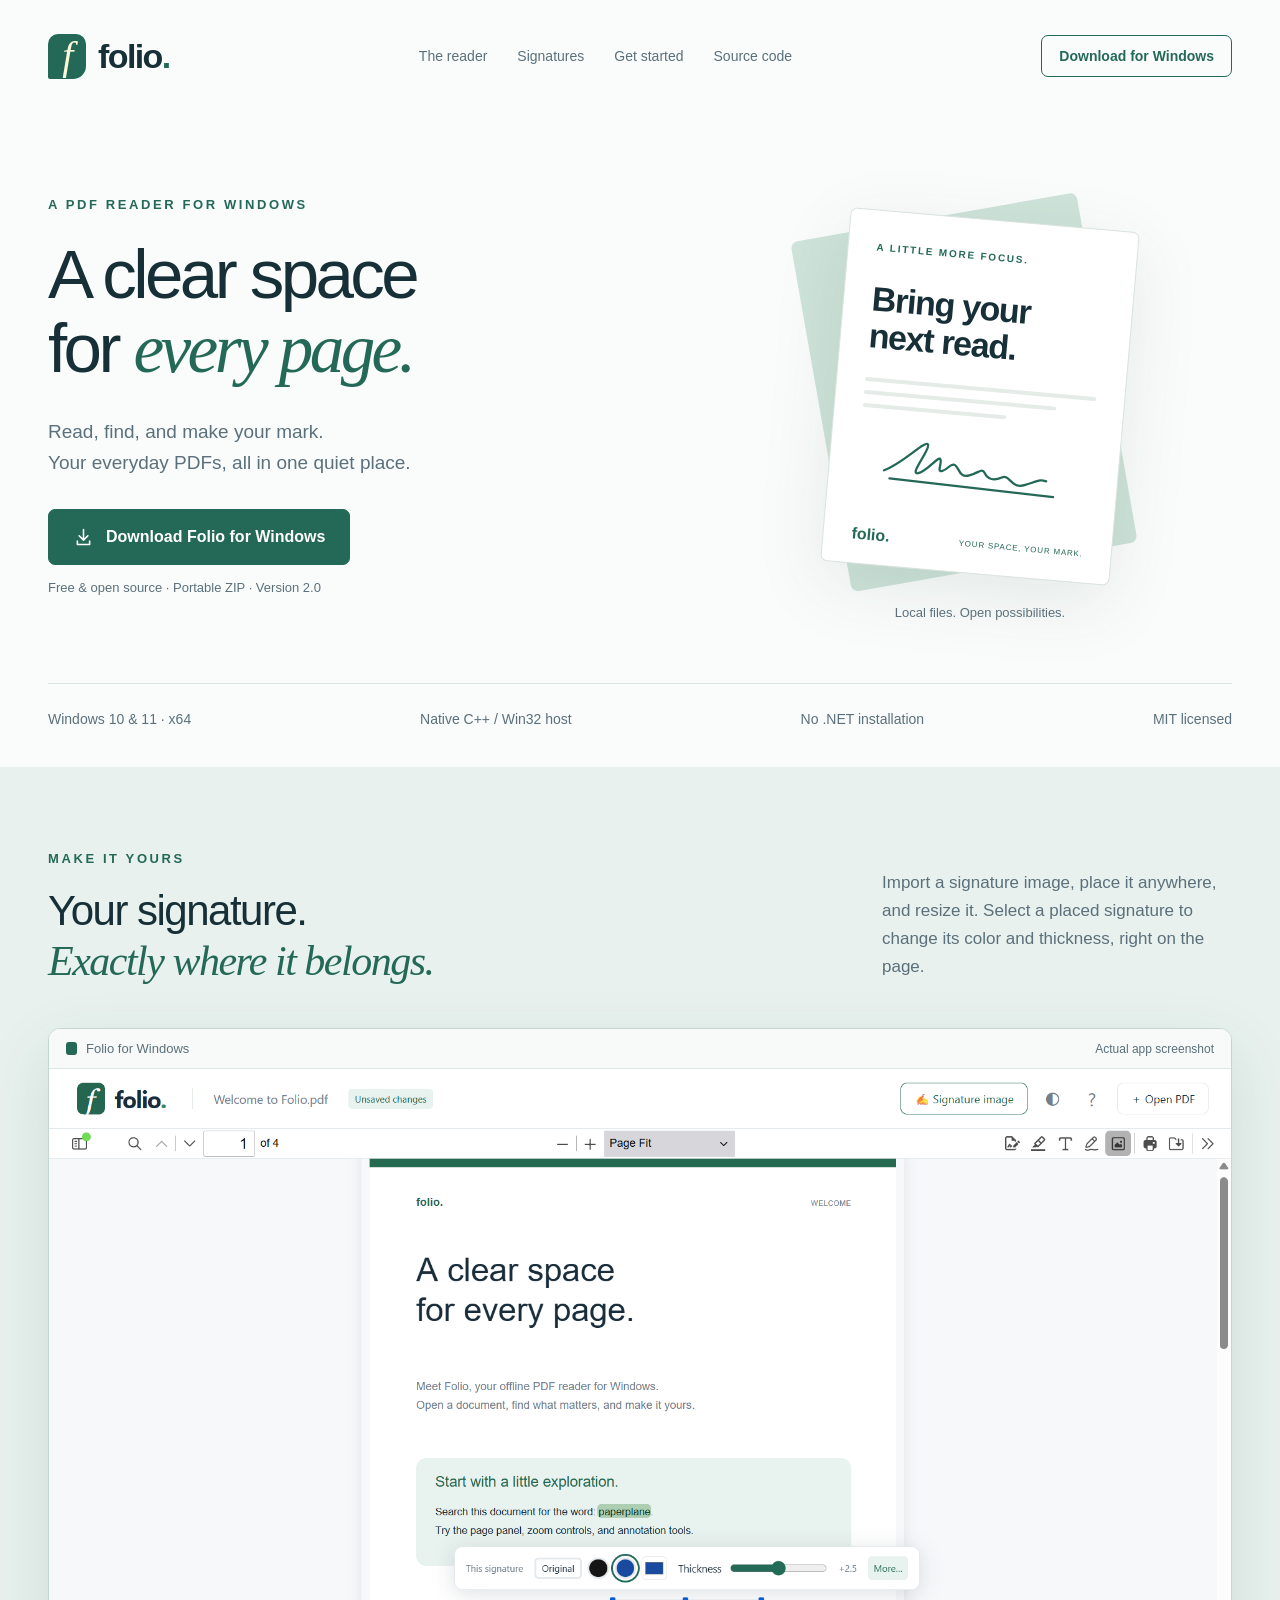
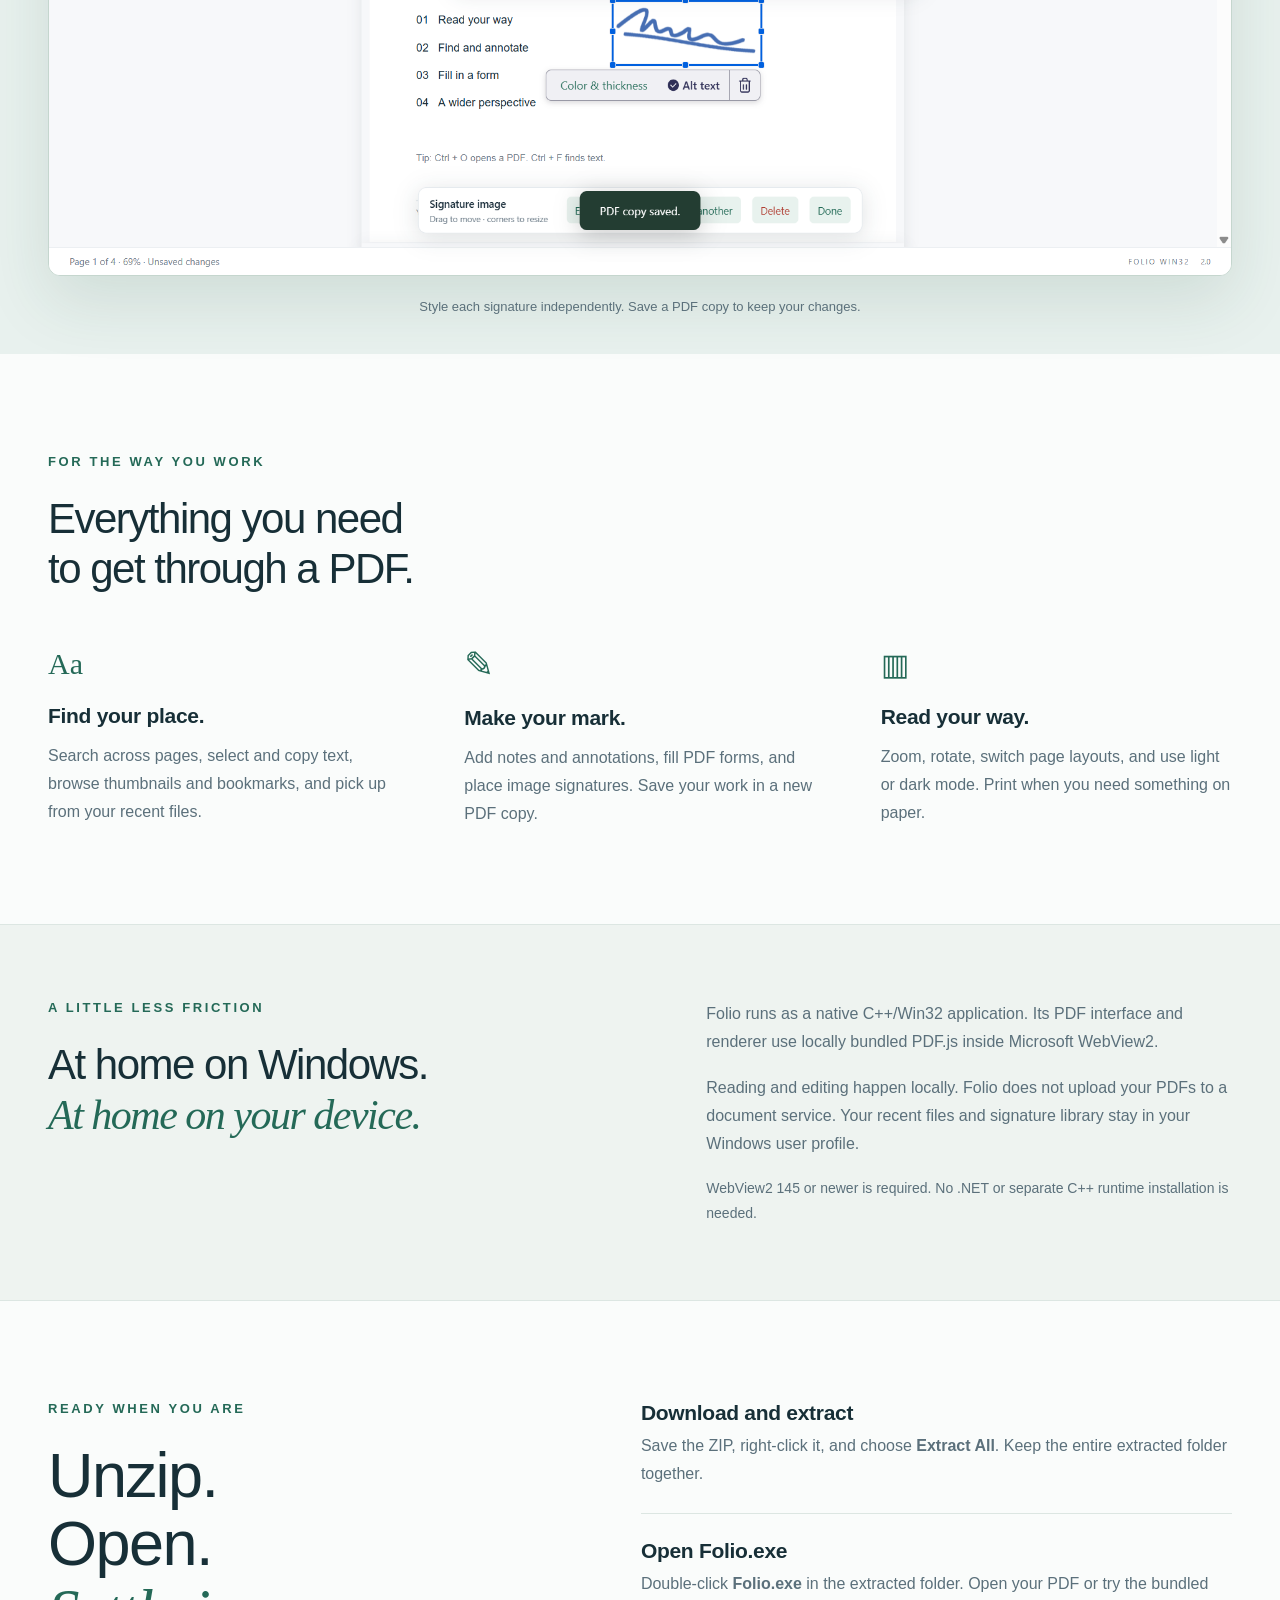
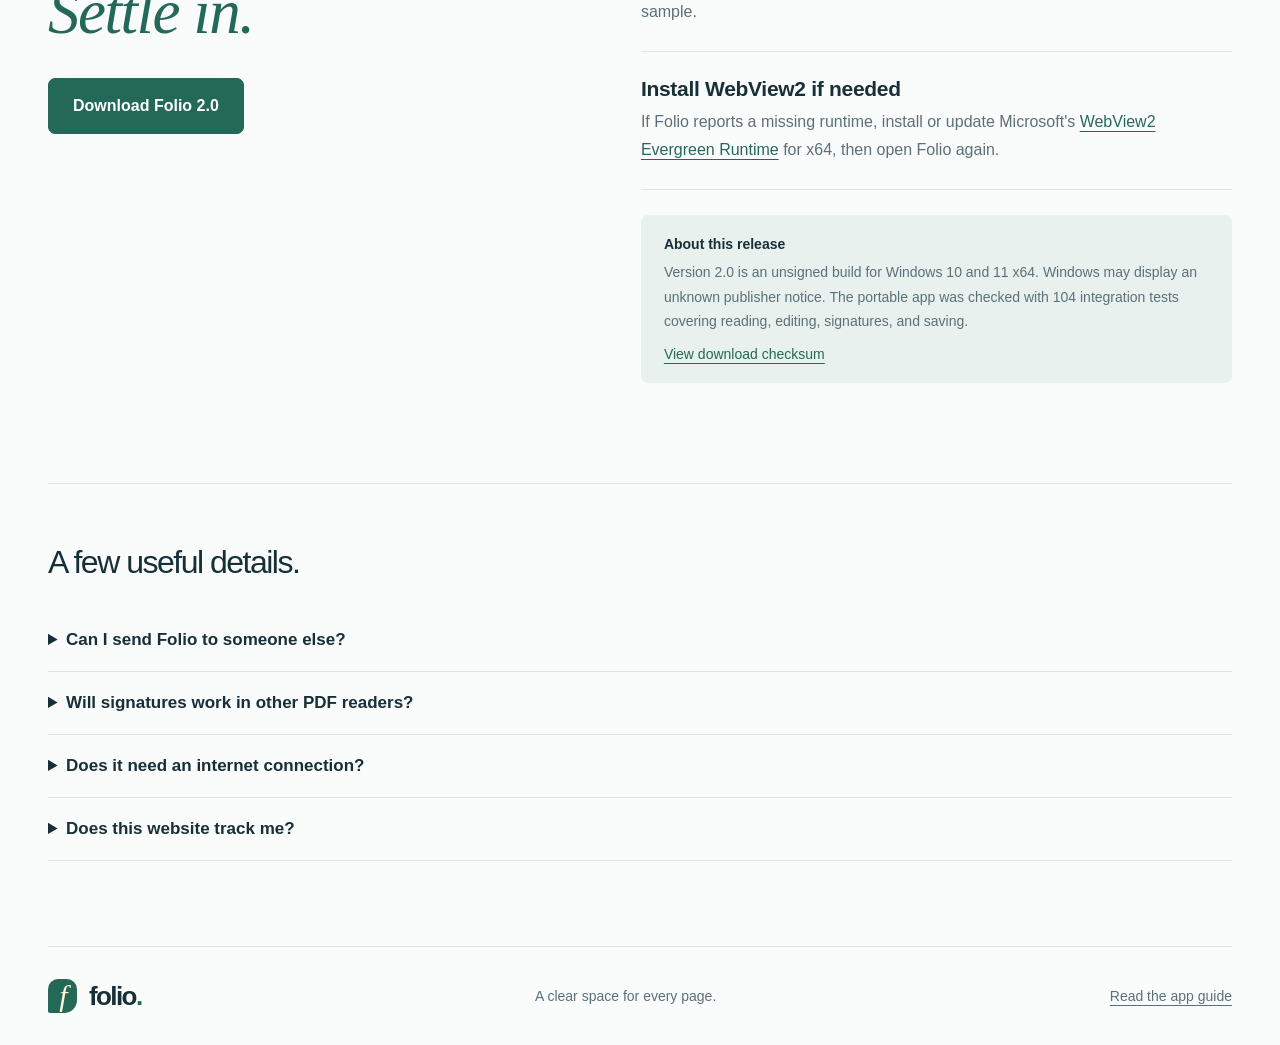
<file: docs/index.html>
<!doctype html>
<html lang="en">
<head>
  <meta charset="utf-8"><meta name="viewport" content="width=device-width,initial-scale=1">
  <title>Folio — A clear space for every PDF</title>
  <meta name="description" content="Read, annotate, fill forms, and add your signature with Folio for Windows. A local PDF reader with a native C++ Windows host. Free portable download.">
  <meta property="og:title" content="Folio — A clear space for every PDF">
  <meta property="og:description" content="Read. Annotate. Make your mark. Download Folio for Windows.">
  <meta property="og:type" content="website">
  <meta property="og:url" content="https://ilantwig.github.io/folio-pdf-reader/">
  <meta property="og:image" content="https://ilantwig.github.io/folio-pdf-reader/assets/signature-controls.png">
  <meta name="theme-color" content="#246957">
  <link rel="icon" href="assets/folio.ico">
  <link rel="stylesheet" href="style.css">
</head>
<body>
  <a class="skip" href="#main">Skip to content</a>
  <header class="nav wrap">
    <a class="brand" href="#" aria-label="Folio home"><span class="brand-icon">f</span>folio<span class="brand-dot">.</span></a>
    <nav aria-label="Main navigation"><a href="#features">The reader</a><a href="#signatures">Signatures</a><a href="#getting-started">Get started</a><a href="https://github.com/ilantwig/folio-pdf-reader">Source code</a></nav>
    <a class="button small" href="https://github.com/ilantwig/folio-pdf-reader/releases/latest/download/Folio-Win32-2.0-x64.zip" download>Download for Windows</a>
  </header>
  <main id="main">
    <section class="hero wrap">
      <div class="hero-copy"><p class="eyebrow">A PDF READER FOR WINDOWS</p>
        <h1>A clear space<br>for <em>every page.</em></h1>
        <p class="intro">Read, find, and make your mark.<br>Your everyday PDFs, all in one quiet place.</p>
        <a class="button download" href="https://github.com/ilantwig/folio-pdf-reader/releases/latest/download/Folio-Win32-2.0-x64.zip" download><svg aria-hidden="true" viewBox="0 0 24 24"><path d="M12 3v12m-5-5 5 5 5-5M5 16v4h14v-4"/></svg>Download Folio for Windows</a>
        <p class="download-note">Free &amp; open source · Portable ZIP · Version 2.0</p>
      </div>
      <div class="hero-aside"><div class="paper paper-back"></div><div class="paper paper-front"><span class="paper-label">A LITTLE MORE FOCUS.</span><div class="paper-title">Bring your<br>next read.</div><div class="paper-lines"><i></i><i></i><i></i></div><div class="paper-signature" aria-hidden="true"><svg viewBox="0 0 260 90"><path d="M12 64C35 54 63 19 67 25S45 67 57 64s25-26 28-21-4 18 4 15 10-12 16-9 7 17 20 12 16-12 20-5 12 10 23 4 13 15 32 7 19-9 27-7M20 74l218 6"/></svg></div><span class="paper-bottom">folio. <span>YOUR SPACE, YOUR MARK.</span></span></div><span class="aside-caption">Local files. Open possibilities.</span></div>
    </section>
    <div class="facts wrap"><span>Windows 10 &amp; 11 · x64</span><span>Native C++ / Win32 host</span><span>No .NET installation</span><span>MIT licensed</span></div>
    <section class="showcase" id="signatures">
      <div class="wrap"><div class="section-heading"><div><p class="eyebrow">MAKE IT YOURS</p><h2>Your signature.<br><em>Exactly where it belongs.</em></h2></div><p>Import a signature image, place it anywhere, and resize it. Select a placed signature to change its color and thickness, right on the page.</p></div>
      <figure class="app-frame"><div class="app-title"><span class="app-square"></span>Folio for Windows<span class="app-caption">Actual app screenshot</span></div><img src="assets/signature-controls.png" alt="Folio displaying a PDF with a selected blue signature and inline color swatches and thickness slider" width="1899" height="1296" loading="eager"></figure>
      <p class="figure-note">Style each signature independently. Save a PDF copy to keep your changes.</p></div>
    </section>
    <section class="features wrap" id="features"><p class="eyebrow">FOR THE WAY YOU WORK</p><h2>Everything you need<br>to get through a PDF.</h2><div class="feature-grid">
      <article><span class="feature-symbol" aria-hidden="true">Aa</span><h3>Find your place.</h3><p>Search across pages, select and copy text, browse thumbnails and bookmarks, and pick up from your recent files.</p></article>
      <article><span class="feature-symbol pen" aria-hidden="true">✎</span><h3>Make your mark.</h3><p>Add notes and annotations, fill PDF forms, and place image signatures. Save your work in a new PDF copy.</p></article>
      <article><span class="feature-symbol" aria-hidden="true">▥</span><h3>Read your way.</h3><p>Zoom, rotate, switch page layouts, and use light or dark mode. Print when you need something on paper.</p></article>
    </div></section>
    <section class="local-section"><div class="wrap local-grid"><div><p class="eyebrow">A LITTLE LESS FRICTION</p><h2>At home on Windows.<br><em>At home on your device.</em></h2></div><div class="local-details"><p>Folio runs as a native C++/Win32 application. Its PDF interface and renderer use locally bundled PDF.js inside Microsoft WebView2.</p><p>Reading and editing happen locally. Folio does not upload your PDFs to a document service. Your recent files and signature library stay in your Windows user profile.</p><p class="muted">WebView2 145 or newer is required. No .NET or separate C++ runtime installation is needed.</p></div></div></section>
    <section class="install wrap" id="getting-started"><div class="install-intro"><p class="eyebrow">READY WHEN YOU ARE</p><h2>Unzip.<br>Open.<br><em>Settle in.</em></h2><a class="button" href="https://github.com/ilantwig/folio-pdf-reader/releases/latest/download/Folio-Win32-2.0-x64.zip" download>Download Folio 2.0</a></div><div class="instructions">
      <article><h3>Download and extract</h3><p>Save the ZIP, right-click it, and choose <strong>Extract All</strong>. Keep the entire extracted folder together.</p></article>
      <article><h3>Open Folio.exe</h3><p>Double-click <strong>Folio.exe</strong> in the extracted folder. Open your PDF or try the bundled sample.</p></article>
      <article><h3>Install WebView2 if needed</h3><p>If Folio reports a missing runtime, install or update Microsoft's <a href="https://developer.microsoft.com/microsoft-edge/webview2/" target="_blank" rel="noopener noreferrer">WebView2 Evergreen Runtime</a> for x64, then open Folio again.</p></article>
      <div class="release-note"><strong>About this release</strong><p>Version 2.0 is an unsigned build for Windows 10 and 11 x64. Windows may display an unknown publisher notice. The portable app was checked with 104 integration tests covering reading, editing, signatures, and saving.</p><a href="https://github.com/ilantwig/folio-pdf-reader/releases/latest/download/SHA256SUMS.txt">View download checksum</a></div>
    </div></section>
    <section class="faq wrap"><h2>A few useful details.</h2>
      <details><summary>Can I send Folio to someone else?</summary><p>Yes. Share this page or send the complete portable ZIP. It contains the application and sample document. It does not contain your PDFs, signature library, or reading history.</p></details>
      <details><summary>Will signatures work in other PDF readers?</summary><p>Use Save PDF copy to embed your image signatures and annotations. The saved PDF can be opened in other readers. Image signatures are visual marks, not certificate-based digital signatures.</p></details>
      <details><summary>Does it need an internet connection?</summary><p>Once WebView2 is installed, Folio can read and edit local PDFs offline. Opening an external document link or installing or updating the WebView2 runtime may use the internet.</p></details>
      <details><summary>Does this website track me?</summary><p>This page adds no analytics scripts, advertising, or tracking cookies. The hosting provider may process standard access logs. Downloading Folio does not require an account.</p></details>
    </section>
  </main>
  <footer class="wrap footer"><a class="brand" href="#"><span class="brand-icon">f</span>folio<span class="brand-dot">.</span></a><span>A clear space for every page.</span><a href="https://github.com/ilantwig/folio-pdf-reader#readme">Read the app guide</a></footer>
</body>
</html>
</file>
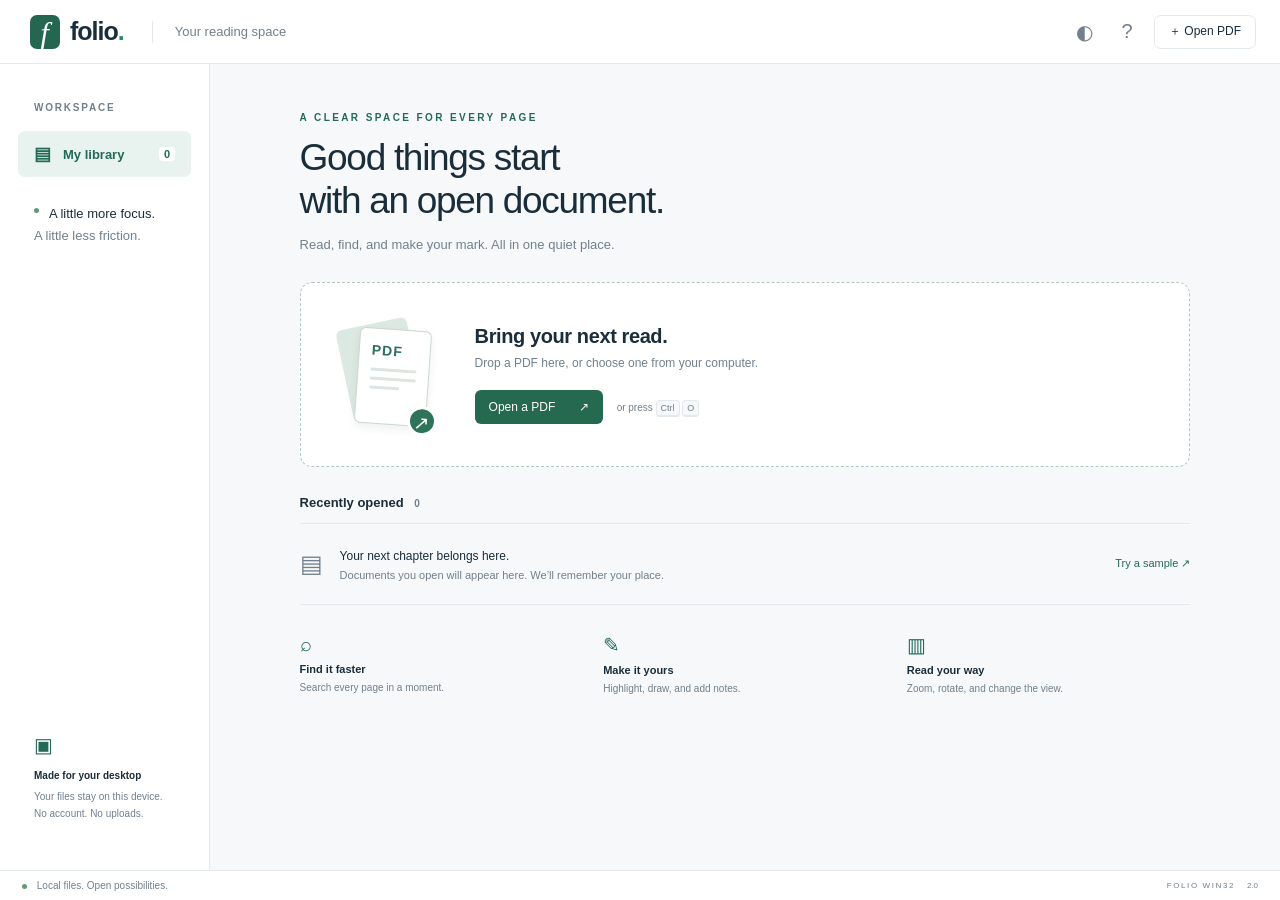
<file: Assets/pdfjs/web/viewer.html>
<!doctype html>
<!--
Copyright 2012 Mozilla Foundation

Licensed under the Apache License, Version 2.0 (the "License");
you may not use this file except in compliance with the License.
You may obtain a copy of the License at

    http://www.apache.org/licenses/LICENSE-2.0

Unless required by applicable law or agreed to in writing, software
distributed under the License is distributed on an "AS IS" BASIS,
WITHOUT WARRANTIES OR CONDITIONS OF ANY KIND, either express or implied.
See the License for the specific language governing permissions and
limitations under the License.

Adobe CMap resources are covered by their own copyright but the same license:

    Copyright 1990-2015 Adobe Systems Incorporated.

See https://github.com/adobe-type-tools/cmap-resources
-->
<html dir="ltr" mozdisallowselectionprint>
  <head>
    <meta charset="utf-8" />
    <meta name="viewport" content="width=device-width, initial-scale=1, maximum-scale=1" />
    <meta name="google" content="notranslate" />
    <title>PDF.js viewer</title>

  <meta
      http-equiv="Content-Security-Policy"
      content="default-src 'none'; script-src 'self' 'wasm-unsafe-eval'; worker-src 'self' blob:; style-src 'self'; img-src 'self' blob: data:; media-src blob:; font-src 'self' data:; connect-src 'self' https://documents.folio.local blob: data:; base-uri 'none'; form-action 'none';"
    />

<!-- This snippet is used in production (included from viewer.html) -->
<link rel="resource" type="application/l10n" href="locale/locale.json" />
<script src="../build/pdf.mjs" type="module"></script>

    <link rel="stylesheet" href="viewer.css" /><link rel="stylesheet" href="../../folio.css?v=2.0.0-win32" /><script src="../../folio-signature-inline.js?v=2.0.0-win32"></script><script src="../../folio-signatures.js?v=2.0.0-win32"></script><script src="../../folio.js?v=2.0.0-win32"></script>

  <script src="viewer.mjs" type="module"></script>
  </head>

  <body tabindex="0" data-view="home"><header id="folioHeader">
  <button id="homeButton" class="brand" title="Go to library" aria-label="Folio library"><span class="brandIcon">f</span><span>folio<span class="brandDot">.</span></span></button>
  <span class="headerDivider"></span><span id="documentName">Your reading space</span><span id="changeBadge" hidden>Unsaved changes</span>
  <div class="headerActions"><button id="themeButton" class="quiet" title="Toggle light / dark theme" aria-label="Toggle light or dark theme">◐</button><button id="helpButton" class="quiet" title="Keyboard shortcuts" aria-label="Keyboard shortcuts">?</button><button id="headerOpen" class="openButton">＋ <span>Open PDF</span></button></div>
</header>
<main id="folioHome">
  <aside class="homeSidebar"><div class="sidebarLabel">WORKSPACE</div><div class="sidebarActive"><span>▤</span> My library <span id="libraryCount">0</span></div><div class="sidebarNote"><div class="offlineDot"></div> A little more focus.<br><span>A little less friction.</span></div><div class="sidebarBottom"><span class="localIcon">▣</span><strong>Made for your desktop</strong><p>Your files stay on this device.<br>No account. No uploads.</p></div></aside>
  <section class="homeContent">
    <div class="intro"><div class="eyebrow">A CLEAR SPACE FOR EVERY PAGE</div><h1>Good things start<br>with an open document.</h1><p>Read, find, and make your mark. All in one quiet place.</p></div>
    <div id="dropZone" tabindex="0" role="button" aria-label="Open PDF or drop a PDF here">
      <div class="dropIllustration" aria-hidden="true"><div class="paperBack"></div><div class="paperFront"><span>PDF</span><i></i><i></i><i></i><b>↗</b></div></div>
      <div class="dropCopy"><h2>Bring your next read.</h2><p>Drop a PDF here, or choose one from your computer.</p><button id="heroOpen" class="primary">Open a PDF <span>↗</span></button><span class="shortcutHint">or press <kbd>Ctrl</kbd> <kbd>O</kbd></span></div>
    </div>
    <div class="recentHeading"><h2>Recently opened <span id="recentCount">0</span></h2><button id="clearRecent" class="textButton" hidden>Clear history</button></div>
    <div id="recentList"></div>
    <div id="emptyRecent"><div class="smallDocument">▤</div><div><strong>Your next chapter belongs here.</strong><p>Documents you open will appear here. We’ll remember your place.</p></div><button id="sampleButton" class="textButton">Try a sample ↗</button></div>
    <div class="featureRow"><div><span>⌕</span><strong>Find it faster</strong><p>Search every page in a moment.</p></div><div><span>✎</span><strong>Make it yours</strong><p>Highlight, draw, and add notes.</p></div><div><span>▥</span><strong>Read your way</strong><p>Zoom, rotate, and change the view.</p></div></div>
  </section>
</main>
<footer id="folioFooter"><span id="footerStatus"><span class="offlineDot"></span> Local files. Open possibilities.</span><span id="footerRight">FOLIO WIN32 <span class="footerVersion">2.0</span></span></footer>
<div id="folioToast" role="status" hidden></div>
<dialog id="shortcutsDialog"><div class="helpHeading"><h2>A few useful shortcuts</h2><button id="closeHelp" class="quiet" aria-label="Close shortcuts">×</button></div><dl><dt>Open a PDF</dt><dd>Ctrl + O</dd><dt>Find in document</dt><dd>Ctrl + F</dd><dt>Save PDF copy</dt><dd>Ctrl + S</dd><dt>Print</dt><dd>Ctrl + P</dd><dt>Zoom in / out</dt><dd>Ctrl + + / −</dd><dt>Rotate clockwise</dt><dd>R</dd><dt>Next / previous page</dt><dd>Page Down / Page Up</dd><dt>Go to page</dt><dd>Ctrl + Alt + G</dd><dt>Show / hide page panel</dt><dd>F4</dd><dt>Return to library</dt><dd>Ctrl + W</dd></dl><p>Use the ⋯ viewer menu for page layout, full screen, and document properties.</p></dialog>

    <div id="outerContainer">
      <span id="viewer-alert" class="visuallyHidden" role="alert"></span>

      <div id="mainContainer">
        <div class="toolbar">
          <div id="toolbarContainer">
            <div id="toolbarViewer" class="toolbarHorizontalGroup">
              <div id="toolbarViewerLeft" class="toolbarHorizontalGroup">
                <button
                  id="viewsManagerToggleButton"
                  class="toolbarButton"
                  type="button"
                  tabindex="0"
                  data-l10n-id="pdfjs-toggle-views-manager-button1"
                  aria-expanded="false"
                  aria-haspopup="true"
                  aria-controls="viewsManager"
                >
                  <span data-l10n-id="pdfjs-toggle-views-manager-button1-label"></span>
                </button>
                <div
                  id="viewsManager"
                  class="menuContainer sidebar"
                  hidden="true"
                  role="dialog"
                  aria-describedby="viewsManagerHeaderLabel"
                  data-l10n-id="pdfjs-views-manager-sidebar"
                >
                  <div id="viewsManagerHeader">
                    <div id="viewsManagerTitle">
                      <div id="viewsManagerSelector">
                        <button
                          class="toolbarButton viewsManagerButton hasPopupMenu"
                          type="button"
                          id="viewsManagerSelectorButton"
                          tabindex="0"
                          data-l10n-id="pdfjs-views-manager-view-selector-button"
                          aria-expanded="false"
                          aria-haspopup="listbox"
                          aria-controls="viewsManagerSelectorOptions"
                        >
                          <span data-l10n-id="pdfjs-views-manager-view-selector-button-label"></span>
                        </button>
                        <menu id="viewsManagerSelectorOptions" role="listbox" class="popupMenu withMark">
                          <button id="thumbnailsViewMenu" role="option" type="button" tabindex="-1">
                            <span data-l10n-id="pdfjs-views-manager-pages-option-label"></span>
                          </button>
                          <button id="outlinesViewMenu" role="option" type="button" tabindex="-1">
                            <span data-l10n-id="pdfjs-views-manager-outlines-option-label"></span>
                          </button>
                          <button id="attachmentsViewMenu" role="option" type="button" tabindex="-1">
                            <span data-l10n-id="pdfjs-views-manager-attachments-option-label"></span>
                          </button>
                          <button id="layersViewMenu" role="option" type="button" tabindex="-1">
                            <span data-l10n-id="pdfjs-views-manager-layers-option-label"></span>
                          </button>
                        </menu>
                      </div>
                      <span id="viewsManagerHeaderLabel" class="viewsManagerLabel" role="heading" aria-level="2"></span>
                      <button
                        id="viewsManagerAddFileButton"
                        class="toolbarButton viewsManagerButton"
                        type="button"
                        tabindex="0"
                        data-l10n-id="pdfjs-views-manager-add-file-button"
                        hidden="true"
                      >
                        <span data-l10n-id="pdfjs-views-manager-add-file-button-label"></span>
                        <input id="viewsManagerAddFilePicker" type="file" accept="application/pdf,image/*" multiple />
                      </button>
                      <button
                        id="viewsManagerCurrentOutlineButton"
                        class="toolbarButton viewsManagerButton"
                        type="button"
                        tabindex="0"
                        data-l10n-id="pdfjs-current-outline-item-button"
                        hidden="true"
                      >
                        <span data-l10n-id="pdfjs-current-outline-item-button-label"></span>
                      </button>
                    </div>
                    <div id="viewsManagerStatus">
                      <div id="viewsManagerStatusAction">
                        <span id="viewsManagerStatusActionLabelContainer" class="viewsManagerStatusLabel">
                          <button
                            id="viewsManagerStatusActionDeselectButton"
                            class="hidden"
                            type="button"
                            tabindex="0"
                            role="checkbox"
                            aria-checked="true"
                            aria-labelledby="viewsManagerStatusActionLabel"
                          ></button>
                          <span
                            id="viewsManagerStatusActionLabel"
                            class="viewsManagerStatusLabel"
                            data-l10n-id="pdfjs-views-manager-pages-status-none-action-label"
                          ></span>
                        </span>
                        <div id="actionSelector">
                          <button
                            id="viewsManagerStatusActionButton"
                            class="viewsManagerButton hasPopupMenu"
                            type="button"
                            tabindex="0"
                            aria-haspopup="menu"
                            aria-controls="viewsManagerStatusActionOptions"
                            aria-expanded="false"
                          >
                            <span data-l10n-id="pdfjs-views-manager-pages-status-action-button-label"></span>
                          </button>
                          <menu id="viewsManagerStatusActionOptions" class="popupMenu">
                            <button id="viewsManagerStatusActionCopy" class="noIcon" role="menuitem" type="button" tabindex="-1" disabled>
                              <span data-l10n-id="pdfjs-views-manager-pages-status-copy-button-label"></span>
                            </button>
                            <button id="viewsManagerStatusActionCut" class="noIcon" role="menuitem" type="button" tabindex="-1" disabled>
                              <span data-l10n-id="pdfjs-views-manager-pages-status-cut-button-label"></span>
                            </button>
                            <button id="viewsManagerStatusActionDelete" class="noIcon" role="menuitem" type="button" tabindex="-1" disabled>
                              <span data-l10n-id="pdfjs-views-manager-pages-status-delete-button-label"></span>
                            </button>
                            <button id="viewsManagerStatusActionExport" class="noIcon" role="menuitem" type="button" tabindex="-1" disabled>
                              <span data-l10n-id="pdfjs-views-manager-pages-status-export-selected-button-label"></span>
                            </button>
                          </menu>
                        </div>
                      </div>
                      <div id="viewsManagerStatusUndo" class="hidden">
                        <span id="viewsManagerStatusUndoLabel" class="viewsManagerStatusLabel"></span>
                        <div>
                          <button id="viewsManagerStatusUndoButton" class="viewsManagerButton" type="button" tabindex="0">
                            <span data-l10n-id="pdfjs-views-manager-status-undo-button-label"></span>
                          </button>
                          <button
                            id="viewsManagerStatusUndoCloseButton"
                            class="toolbarButton viewsManagerButton viewsCloseButton"
                            type="button"
                            tabindex="0"
                            data-l10n-id="pdfjs-views-manager-status-close-button"
                          >
                            <span data-l10n-id="pdfjs-views-manager-status-close-button-label"></span>
                          </button>
                        </div>
                      </div>
                      <div id="viewsManagerStatusWarning" class="hidden">
                        <span id="viewsManagerStatusWarningLabel" class="viewsManagerStatusLabel"></span>
                        <button
                          id="viewsManagerStatusWarningCloseButton"
                          class="toolbarButton viewsManagerButton viewsCloseButton"
                          type="button"
                          tabindex="0"
                          data-l10n-id="pdfjs-views-manager-status-close-button"
                        >
                          <span data-l10n-id="pdfjs-views-manager-status-close-button-label"></span>
                        </button>
                      </div>
                      <div id="viewsManagerStatusWaiting" class="hidden">
                        <span id="viewsManagerStatusWaitingLabel" class="viewsManagerStatusLabel"></span>
                        <button
                          id="viewsManagerStatusWaitingCloseButton"
                          class="toolbarButton viewsManagerButton viewsCloseButton"
                          type="button"
                          tabindex="0"
                          data-l10n-id="pdfjs-views-manager-status-close-button"
                        >
                          <span data-l10n-id="pdfjs-views-manager-status-close-button-label"></span>
                        </button>
                      </div>
                    </div>
                  </div>
                  <div id="viewsManagerContent" tabindex="-1">
                    <div id="thumbnailsView" class="thumbnailsView hidden" tabindex="-1"></div>
                    <div id="outlinesView" class="treeView hidden"></div>
                    <div id="attachmentsView" class="hidden"></div>
                    <div id="layersView" class="treeView hidden"></div>
                  </div>
                  <div
                    id="viewsManagerResizer"
                    class="sidebarResizer"
                    role="separator"
                    aria-controls="viewsManager"
                    tabindex="0"
                    data-l10n-id="pdfjs-views-manager-sidebar-resizer"
                  ></div>
                </div>
                <!-- sidebarContainer -->

                <div class="toolbarButtonSpacer"></div>
                <div class="toolbarButtonWithContainer">
                  <button
                    id="viewFindButton"
                    class="toolbarButton"
                    type="button"
                    tabindex="0"
                    data-l10n-id="pdfjs-findbar-button"
                    aria-expanded="false"
                    aria-controls="findbar"
                  >
                    <span data-l10n-id="pdfjs-findbar-button-label"></span>
                  </button>
                  <div class="hidden doorHanger toolbarHorizontalGroup" id="findbar">
                    <div id="findInputContainer" class="toolbarHorizontalGroup">
                      <span class="loadingInput end toolbarHorizontalGroup">
                        <input id="findInput" class="toolbarField" tabindex="0" data-l10n-id="pdfjs-find-input" aria-invalid="false" />
                      </span>
                      <div class="toolbarHorizontalGroup">
                        <button id="findPreviousButton" class="toolbarButton" type="button" tabindex="0" data-l10n-id="pdfjs-find-previous-button">
                          <span data-l10n-id="pdfjs-find-previous-button-label"></span>
                        </button>
                        <div class="splitToolbarButtonSeparator"></div>
                        <button id="findNextButton" class="toolbarButton" type="button" tabindex="0" data-l10n-id="pdfjs-find-next-button">
                          <span data-l10n-id="pdfjs-find-next-button-label"></span>
                        </button>
                      </div>
                    </div>

                    <div id="findbarOptionsOneContainer" class="toolbarHorizontalGroup">
                      <div class="toggleButton toolbarLabel">
                        <input type="checkbox" id="findHighlightAll" tabindex="0" />
                        <label for="findHighlightAll" data-l10n-id="pdfjs-find-highlight-checkbox"></label>
                      </div>
                      <div class="toggleButton toolbarLabel">
                        <input type="checkbox" id="findMatchCase" tabindex="0" />
                        <label for="findMatchCase" data-l10n-id="pdfjs-find-match-case-checkbox-label"></label>
                      </div>
                    </div>
                    <div id="findbarOptionsTwoContainer" class="toolbarHorizontalGroup">
                      <div class="toggleButton toolbarLabel">
                        <input type="checkbox" id="findMatchDiacritics" tabindex="0" />
                        <label for="findMatchDiacritics" data-l10n-id="pdfjs-find-match-diacritics-checkbox-label"></label>
                      </div>
                      <div class="toggleButton toolbarLabel">
                        <input type="checkbox" id="findEntireWord" tabindex="0" />
                        <label for="findEntireWord" data-l10n-id="pdfjs-find-entire-word-checkbox-label"></label>
                      </div>
                    </div>

                    <div id="findbarMessageContainer" class="toolbarHorizontalGroup" aria-live="polite">
                      <span id="findResultsCount" class="toolbarLabel"></span>
                      <span id="findMsg" class="toolbarLabel"></span>
                    </div>
                  </div>
                  <!-- findbar -->
                </div>
                <div class="toolbarHorizontalGroup hiddenSmallView">
                  <button class="toolbarButton" type="button" id="previous" tabindex="0" data-l10n-id="pdfjs-previous-button">
                    <span data-l10n-id="pdfjs-previous-button-label"></span>
                  </button>
                  <div class="splitToolbarButtonSeparator"></div>
                  <button class="toolbarButton" type="button" id="next" tabindex="0" data-l10n-id="pdfjs-next-button">
                    <span data-l10n-id="pdfjs-next-button-label"></span>
                  </button>
                </div>
                <div class="toolbarHorizontalGroup">
                  <span class="loadingInput start toolbarHorizontalGroup">
                    <input
                      type="number"
                      id="pageNumber"
                      class="toolbarField"
                      value="1"
                      min="1"
                      tabindex="0"
                      data-l10n-id="pdfjs-page-input"
                      autocomplete="off"
                    />
                  </span>
                  <span id="numPages" class="toolbarLabel"></span>
                </div>
              </div>
              <div id="toolbarViewerMiddle" class="toolbarHorizontalGroup">
                <div class="toolbarHorizontalGroup">
                  <button id="zoomOutButton" class="toolbarButton" type="button" tabindex="0" data-l10n-id="pdfjs-zoom-out-button">
                    <span data-l10n-id="pdfjs-zoom-out-button-label"></span>
                  </button>
                  <div class="splitToolbarButtonSeparator"></div>
                  <button id="zoomInButton" class="toolbarButton" type="button" tabindex="0" data-l10n-id="pdfjs-zoom-in-button">
                    <span data-l10n-id="pdfjs-zoom-in-button-label"></span>
                  </button>
                </div>
                <span id="scaleSelectContainer" class="dropdownToolbarButton">
                  <select id="scaleSelect" tabindex="0" data-l10n-id="pdfjs-zoom-select">
                    <option id="pageAutoOption" value="auto" selected="selected" data-l10n-id="pdfjs-page-scale-auto"></option>
                    <option id="pageActualOption" value="page-actual" data-l10n-id="pdfjs-page-scale-actual"></option>
                    <option id="pageFitOption" value="page-fit" data-l10n-id="pdfjs-page-scale-fit"></option>
                    <option id="pageWidthOption" value="page-width" data-l10n-id="pdfjs-page-scale-width"></option>
                    <option
                      id="customScaleOption"
                      value="custom"
                      disabled="disabled"
                      hidden="true"
                      data-l10n-id="pdfjs-page-scale-percent"
                      data-l10n-args='{ "scale": 0 }'
                    ></option>
                    <option value="0.5" data-l10n-id="pdfjs-page-scale-percent" data-l10n-args='{ "scale": 50 }'></option>
                    <option value="0.75" data-l10n-id="pdfjs-page-scale-percent" data-l10n-args='{ "scale": 75 }'></option>
                    <option value="1" data-l10n-id="pdfjs-page-scale-percent" data-l10n-args='{ "scale": 100 }'></option>
                    <option value="1.25" data-l10n-id="pdfjs-page-scale-percent" data-l10n-args='{ "scale": 125 }'></option>
                    <option value="1.5" data-l10n-id="pdfjs-page-scale-percent" data-l10n-args='{ "scale": 150 }'></option>
                    <option value="2" data-l10n-id="pdfjs-page-scale-percent" data-l10n-args='{ "scale": 200 }'></option>
                    <option value="3" data-l10n-id="pdfjs-page-scale-percent" data-l10n-args='{ "scale": 300 }'></option>
                    <option value="4" data-l10n-id="pdfjs-page-scale-percent" data-l10n-args='{ "scale": 400 }'></option>
                  </select>
                </span>
              </div>
              <div id="toolbarViewerRight" class="toolbarHorizontalGroup">
                <div id="editorModeButtons" class="toolbarHorizontalGroup">
                  <div id="signatureProperties" class="toolbarButtonWithContainer" hidden="true">
                    <button
                      id="signaturePropertiesButton"
                      class="toolbarButton"
                      type="button"
                      tabindex="0"
                      aria-expanded="false"
                      aria-haspopup="true"
                      aria-controls="signaturePropertiesPanel"
                      data-l10n-id="pdfjs-digital-signature-properties-button"
                    >
                      <span data-l10n-id="pdfjs-digital-signature-properties-button-label"></span>
                    </button>
                    <div class="editorParamsToolbar hidden doorHangerRight" id="signaturePropertiesPanel" role="region">
                      <div id="signaturePropertiesContainer" class="signaturePropertiesContainer">
                        <div id="signaturePropertiesBanner" class="sigBanner" hidden="true" role="status"></div>
                        <ul id="signaturePropertiesList" class="signaturePropertiesList" tabindex="-1"></ul>
                      </div>
                    </div>
                  </div>
                  <div id="signaturePropertiesSeparator" class="verticalToolbarSeparator" hidden="true"></div>
                  <div id="editorComment" class="toolbarButtonWithContainer" hidden="true">
                    <button
                      id="editorCommentButton"
                      class="toolbarButton"
                      type="button"
                      tabindex="0"
                      disabled="disabled"
                      aria-expanded="false"
                      aria-haspopup="true"
                      aria-controls="editorCommentParamsToolbar"
                      data-l10n-id="pdfjs-editor-comment-button"
                    >
                      <span data-l10n-id="pdfjs-editor-comment-button-label"></span>
                    </button>
                    <div class="editorParamsToolbar hidden menu" id="editorCommentParamsToolbar">
                      <div id="editorCommentsSidebar" class="menuContainer comment sidebar" role="landmark" aria-labelledby="editorCommentsSidebarHeader">
                        <div id="editorCommentsSidebarResizer" class="sidebarResizer" role="separator" aria-controls="editorCommentsSidebar" tabindex="0"></div>
                        <div id="editorCommentsSidebarHeader" role="heading" aria-level="2">
                          <span class="commentCount">
                            <span id="editorCommentsSidebarTitle" data-l10n-id="pdfjs-editor-comments-sidebar-title" data-l10n-args='{ "count": 0 }'></span>
                            <span id="editorCommentsSidebarCount"></span>
                          </span>
                          <button id="editorCommentsSidebarCloseButton" type="button" tabindex="0" data-l10n-id="pdfjs-editor-comments-sidebar-close-button">
                            <span data-l10n-id="pdfjs-editor-comments-sidebar-close-button-label"></span>
                          </button>
                        </div>
                        <div id="editorCommentsSidebarListContainer" tabindex="-1">
                          <ul id="editorCommentsSidebarList"></ul>
                        </div>
                      </div>
                    </div>
                  </div>
                  <div id="editorSignature" class="toolbarButtonWithContainer" hidden="true">
                    <button
                      id="editorSignatureButton"
                      class="toolbarButton"
                      type="button"
                      tabindex="0"
                      disabled="disabled"
                      aria-expanded="false"
                      aria-haspopup="true"
                      aria-controls="editorSignatureParamsToolbar"
                      data-l10n-id="pdfjs-editor-signature-button"
                    >
                      <span data-l10n-id="pdfjs-editor-signature-button-label"></span>
                    </button>
                    <div class="editorParamsToolbar hidden doorHangerRight menu" id="editorSignatureParamsToolbar">
                      <div id="addSignatureDoorHanger" class="menuContainer" role="region" data-l10n-id="pdfjs-editor-add-signature-container">
                        <button
                          id="editorSignatureAddSignature"
                          class="toolbarButton labeled"
                          type="button"
                          tabindex="0"
                          data-l10n-id="pdfjs-editor-signature-add-signature-button"
                        >
                          <span data-l10n-id="pdfjs-editor-signature-add-signature-button-label" class="editorParamsLabel"></span>
                        </button>
                      </div>
                    </div>
                  </div>
                  <div id="editorHighlight" class="toolbarButtonWithContainer">
                    <button
                      id="editorHighlightButton"
                      class="toolbarButton"
                      type="button"
                      disabled="disabled"
                      aria-expanded="false"
                      aria-haspopup="true"
                      aria-controls="editorHighlightParamsToolbar"
                      tabindex="0"
                      data-l10n-id="pdfjs-editor-highlight-button"
                    >
                      <span data-l10n-id="pdfjs-editor-highlight-button-label"></span>
                    </button>
                    <div class="editorParamsToolbar hidden doorHangerRight" id="editorHighlightParamsToolbar">
                      <div id="highlightParamsToolbarContainer" class="editorParamsToolbarContainer">
                        <div id="editorHighlightColorPicker" class="colorPicker">
                          <span id="highlightColorPickerLabel" class="editorParamsLabel" data-l10n-id="pdfjs-editor-highlight-colorpicker-label"></span>
                        </div>
                        <div id="editorHighlightThickness">
                          <label
                            for="editorFreeHighlightThickness"
                            class="editorParamsLabel"
                            data-l10n-id="pdfjs-editor-free-highlight-thickness-input"
                          ></label>
                          <div class="thicknessPicker">
                            <input
                              type="range"
                              id="editorFreeHighlightThickness"
                              class="editorParamsSlider"
                              data-l10n-id="pdfjs-editor-free-highlight-thickness-title"
                              value="12"
                              min="8"
                              max="24"
                              step="1"
                              tabindex="0"
                            />
                          </div>
                        </div>
                        <div id="editorHighlightVisibility">
                          <div class="divider"></div>
                          <div class="toggler">
                            <label for="editorHighlightShowAll" class="editorParamsLabel" data-l10n-id="pdfjs-editor-highlight-show-all-button-label"></label>
                            <button
                              id="editorHighlightShowAll"
                              class="toggle-button"
                              type="button"
                              data-l10n-id="pdfjs-editor-highlight-show-all-button"
                              aria-pressed="true"
                              tabindex="0"
                            ></button>
                          </div>
                        </div>
                      </div>
                    </div>
                  </div>
                  <div id="editorFreeText" class="toolbarButtonWithContainer">
                    <button
                      id="editorFreeTextButton"
                      class="toolbarButton"
                      type="button"
                      disabled="disabled"
                      aria-expanded="false"
                      aria-haspopup="true"
                      aria-controls="editorFreeTextParamsToolbar"
                      tabindex="0"
                      data-l10n-id="pdfjs-editor-free-text-button"
                    >
                      <span data-l10n-id="pdfjs-editor-free-text-button-label"></span>
                    </button>
                    <div class="editorParamsToolbar hidden doorHangerRight" id="editorFreeTextParamsToolbar">
                      <div class="editorParamsToolbarContainer">
                        <div class="editorParamsSetter">
                          <label for="editorFreeTextColor" class="editorParamsLabel" data-l10n-id="pdfjs-editor-free-text-color-input"></label>
                          <input type="color" id="editorFreeTextColor" class="editorParamsColor" tabindex="0" />
                        </div>
                        <div class="editorParamsSetter">
                          <label for="editorFreeTextFontSize" class="editorParamsLabel" data-l10n-id="pdfjs-editor-free-text-size-input"></label>
                          <input type="range" id="editorFreeTextFontSize" class="editorParamsSlider" value="10" min="5" max="100" step="1" tabindex="0" />
                        </div>
                      </div>
                    </div>
                  </div>
                  <div id="editorInk" class="toolbarButtonWithContainer">
                    <button
                      id="editorInkButton"
                      class="toolbarButton"
                      type="button"
                      disabled="disabled"
                      aria-expanded="false"
                      aria-haspopup="true"
                      aria-controls="editorInkParamsToolbar"
                      tabindex="0"
                      data-l10n-id="pdfjs-editor-ink-button"
                    >
                      <span data-l10n-id="pdfjs-editor-ink-button-label"></span>
                    </button>
                    <div class="editorParamsToolbar hidden doorHangerRight" id="editorInkParamsToolbar">
                      <div class="editorParamsToolbarContainer">
                        <div class="editorParamsSetter">
                          <label for="editorInkColor" class="editorParamsLabel" data-l10n-id="pdfjs-editor-ink-color-input"></label>
                          <input type="color" id="editorInkColor" class="editorParamsColor" tabindex="0" />
                        </div>
                        <div class="editorParamsSetter">
                          <label for="editorInkThickness" class="editorParamsLabel" data-l10n-id="pdfjs-editor-ink-thickness-input"></label>
                          <input type="range" id="editorInkThickness" class="editorParamsSlider" value="1" min="1" max="20" step="1" tabindex="0" />
                        </div>
                        <div class="editorParamsSetter">
                          <label for="editorInkOpacity" class="editorParamsLabel" data-l10n-id="pdfjs-editor-ink-opacity-input"></label>
                          <input type="range" id="editorInkOpacity" class="editorParamsSlider" value="1" min="0.05" max="1" step="0.05" tabindex="0" />
                        </div>
                      </div>
                    </div>
                  </div>
                  <div id="editorStamp" class="toolbarButtonWithContainer">
                    <button
                      id="editorStampButton"
                      class="toolbarButton"
                      type="button"
                      disabled="disabled"
                      aria-expanded="false"
                      aria-haspopup="true"
                      aria-controls="editorStampParamsToolbar"
                      tabindex="0"
                      data-l10n-id="pdfjs-editor-stamp-button"
                    >
                      <span data-l10n-id="pdfjs-editor-stamp-button-label"></span>
                    </button>
                    <div class="editorParamsToolbar hidden doorHangerRight menu" id="editorStampParamsToolbar">
                      <div class="menuContainer">
                        <button
                          id="editorStampAddImage"
                          class="toolbarButton labeled"
                          type="button"
                          tabindex="0"
                          data-l10n-id="pdfjs-editor-stamp-add-image-button"
                        >
                          <span class="editorParamsLabel" data-l10n-id="pdfjs-editor-stamp-add-image-button-label"></span>
                        </button>
                      </div>
                    </div>
                  </div>
                </div>

                <div id="editorModeSeparator" class="verticalToolbarSeparator"></div>

                <div class="toolbarHorizontalGroup hiddenMediumView">
                  <button id="printButton" class="toolbarButton" type="button" tabindex="0" data-l10n-id="pdfjs-print-button">
                    <span data-l10n-id="pdfjs-print-button-label"></span>
                  </button>

                  <button id="downloadButton" class="toolbarButton" type="button" tabindex="0" data-l10n-id="pdfjs-save-button">
                    <span data-l10n-id="pdfjs-save-button-label"></span>
                  </button>
                </div>

                <div class="verticalToolbarSeparator hiddenMediumView"></div>

                <div id="secondaryToolbarToggle" class="toolbarButtonWithContainer">
                  <button
                    id="secondaryToolbarToggleButton"
                    class="toolbarButton"
                    type="button"
                    tabindex="0"
                    data-l10n-id="pdfjs-tools-button"
                    aria-expanded="false"
                    aria-haspopup="true"
                    aria-controls="secondaryToolbar"
                  >
                    <span data-l10n-id="pdfjs-tools-button-label"></span>
                  </button>
                  <div id="secondaryToolbar" class="hidden doorHangerRight menu">
                    <div id="secondaryToolbarButtonContainer" class="menuContainer">
                      <button id="secondaryOpenFile" class="toolbarButton labeled" type="button" tabindex="0" data-l10n-id="pdfjs-open-file-button">
                        <span data-l10n-id="pdfjs-open-file-button-label"></span>
                      </button>

                      <div class="visibleMediumView">
                        <button id="secondaryPrint" class="toolbarButton labeled" type="button" tabindex="0" data-l10n-id="pdfjs-print-button">
                          <span data-l10n-id="pdfjs-print-button-label"></span>
                        </button>

                        <button id="secondaryDownload" class="toolbarButton labeled" type="button" tabindex="0" data-l10n-id="pdfjs-save-button">
                          <span data-l10n-id="pdfjs-save-button-label"></span>
                        </button>

                      </div>

                      <div class="horizontalToolbarSeparator"></div>

                      <button id="presentationMode" class="toolbarButton labeled" type="button" tabindex="0" data-l10n-id="pdfjs-presentation-mode-button">
                        <span data-l10n-id="pdfjs-presentation-mode-button-label"></span>
                      </button>

                      <a href="#" id="viewBookmark" class="toolbarButton labeled" tabindex="0" data-l10n-id="pdfjs-bookmark-button">
                        <span data-l10n-id="pdfjs-bookmark-button-label"></span>
                      </a>

                      <div id="viewBookmarkSeparator" class="horizontalToolbarSeparator"></div>

                      <button id="firstPage" class="toolbarButton labeled" type="button" tabindex="0" data-l10n-id="pdfjs-first-page-button">
                        <span data-l10n-id="pdfjs-first-page-button-label"></span>
                      </button>
                      <button id="lastPage" class="toolbarButton labeled" type="button" tabindex="0" data-l10n-id="pdfjs-last-page-button">
                        <span data-l10n-id="pdfjs-last-page-button-label"></span>
                      </button>

                      <div class="horizontalToolbarSeparator"></div>

                      <button id="pageRotateCw" class="toolbarButton labeled" type="button" tabindex="0" data-l10n-id="pdfjs-page-rotate-cw-button">
                        <span data-l10n-id="pdfjs-page-rotate-cw-button-label"></span>
                      </button>
                      <button id="pageRotateCcw" class="toolbarButton labeled" type="button" tabindex="0" data-l10n-id="pdfjs-page-rotate-ccw-button">
                        <span data-l10n-id="pdfjs-page-rotate-ccw-button-label"></span>
                      </button>

                      <div class="horizontalToolbarSeparator"></div>

                      <div id="cursorToolButtons" role="radiogroup">
                        <button
                          id="cursorSelectTool"
                          class="toolbarButton labeled toggled"
                          type="button"
                          tabindex="0"
                          data-l10n-id="pdfjs-cursor-text-select-tool-button"
                          role="radio"
                          aria-checked="true"
                        >
                          <span data-l10n-id="pdfjs-cursor-text-select-tool-button-label"></span>
                        </button>
                        <button
                          id="cursorHandTool"
                          class="toolbarButton labeled"
                          type="button"
                          tabindex="0"
                          data-l10n-id="pdfjs-cursor-hand-tool-button"
                          role="radio"
                          aria-checked="false"
                        >
                          <span data-l10n-id="pdfjs-cursor-hand-tool-button-label"></span>
                        </button>
                      </div>

                      <div class="horizontalToolbarSeparator"></div>

                      <div id="scrollModeButtons" role="radiogroup">
                        <button
                          id="scrollPage"
                          class="toolbarButton labeled"
                          type="button"
                          tabindex="0"
                          data-l10n-id="pdfjs-scroll-page-button"
                          role="radio"
                          aria-checked="false"
                        >
                          <span data-l10n-id="pdfjs-scroll-page-button-label"></span>
                        </button>
                        <button
                          id="scrollVertical"
                          class="toolbarButton labeled toggled"
                          type="button"
                          tabindex="0"
                          data-l10n-id="pdfjs-scroll-vertical-button"
                          role="radio"
                          aria-checked="true"
                        >
                          <span data-l10n-id="pdfjs-scroll-vertical-button-label"></span>
                        </button>
                        <button
                          id="scrollHorizontal"
                          class="toolbarButton labeled"
                          type="button"
                          tabindex="0"
                          data-l10n-id="pdfjs-scroll-horizontal-button"
                          role="radio"
                          aria-checked="false"
                        >
                          <span data-l10n-id="pdfjs-scroll-horizontal-button-label"></span>
                        </button>
                        <button
                          id="scrollWrapped"
                          class="toolbarButton labeled"
                          type="button"
                          tabindex="0"
                          data-l10n-id="pdfjs-scroll-wrapped-button"
                          role="radio"
                          aria-checked="false"
                        >
                          <span data-l10n-id="pdfjs-scroll-wrapped-button-label"></span>
                        </button>
                      </div>

                      <div class="horizontalToolbarSeparator"></div>

                      <div id="spreadModeButtons" role="radiogroup">
                        <button
                          id="spreadNone"
                          class="toolbarButton labeled toggled"
                          type="button"
                          tabindex="0"
                          data-l10n-id="pdfjs-spread-none-button"
                          role="radio"
                          aria-checked="true"
                        >
                          <span data-l10n-id="pdfjs-spread-none-button-label"></span>
                        </button>
                        <button
                          id="spreadOdd"
                          class="toolbarButton labeled"
                          type="button"
                          tabindex="0"
                          data-l10n-id="pdfjs-spread-odd-button"
                          role="radio"
                          aria-checked="false"
                        >
                          <span data-l10n-id="pdfjs-spread-odd-button-label"></span>
                        </button>
                        <button
                          id="spreadEven"
                          class="toolbarButton labeled"
                          type="button"
                          tabindex="0"
                          data-l10n-id="pdfjs-spread-even-button"
                          role="radio"
                          aria-checked="false"
                        >
                          <span data-l10n-id="pdfjs-spread-even-button-label"></span>
                        </button>
                      </div>

                      <div id="imageAltTextSettingsSeparator" class="horizontalToolbarSeparator hidden"></div>
                      <button
                        id="imageAltTextSettings"
                        type="button"
                        class="toolbarButton labeled hidden"
                        tabindex="0"
                        data-l10n-id="pdfjs-image-alt-text-settings-button"
                        aria-controls="altTextSettingsDialog"
                      >
                        <span data-l10n-id="pdfjs-image-alt-text-settings-button-label"></span>
                      </button>

                      <div class="horizontalToolbarSeparator"></div>

                      <button
                        id="documentProperties"
                        class="toolbarButton labeled"
                        type="button"
                        tabindex="0"
                        data-l10n-id="pdfjs-document-properties-button"
                        aria-controls="documentPropertiesDialog"
                      >
                        <span data-l10n-id="pdfjs-document-properties-button-label"></span>
                      </button>
                    </div>
                  </div>
                  <!-- secondaryToolbar -->
                </div>
              </div>
            </div>
            <div id="loadingBar">
              <div class="progress">
                <div class="glimmer"></div>
              </div>
            </div>
          </div>
        </div>

        <div id="viewerContainer" tabindex="0">
          <div id="viewer" class="pdfViewer"></div>
        </div>
      </div>
      <!-- mainContainer -->

      <div id="dialogContainer">
        <dialog id="passwordDialog">
          <div class="row">
            <label for="password" id="passwordText" data-l10n-id="pdfjs-password-label"></label>
          </div>
          <div class="row">
            <input type="password" id="password" class="toolbarField" />
          </div>
          <div class="buttonRow">
            <button id="passwordCancel" class="secondaryButton" type="button"><span data-l10n-id="pdfjs-password-cancel-button"></span></button>
            <button id="passwordSubmit" class="primaryButton" type="button"><span data-l10n-id="pdfjs-password-ok-button"></span></button>
          </div>
        </dialog>
        <dialog id="documentPropertiesDialog">
          <div class="row">
            <span id="fileNameLabel" data-l10n-id="pdfjs-document-properties-file-name"></span>
            <p id="fileNameField" aria-labelledby="fileNameLabel">-</p>
          </div>
          <div class="row">
            <span id="fileSizeLabel" data-l10n-id="pdfjs-document-properties-file-size"></span>
            <p id="fileSizeField" aria-labelledby="fileSizeLabel">-</p>
          </div>
          <div class="separator"></div>
          <div class="row">
            <span id="titleLabel" data-l10n-id="pdfjs-document-properties-title"></span>
            <p id="titleField" aria-labelledby="titleLabel">-</p>
          </div>
          <div class="row">
            <span id="authorLabel" data-l10n-id="pdfjs-document-properties-author"></span>
            <p id="authorField" aria-labelledby="authorLabel">-</p>
          </div>
          <div class="row">
            <span id="subjectLabel" data-l10n-id="pdfjs-document-properties-subject"></span>
            <p id="subjectField" aria-labelledby="subjectLabel">-</p>
          </div>
          <div class="row">
            <span id="keywordsLabel" data-l10n-id="pdfjs-document-properties-keywords"></span>
            <p id="keywordsField" aria-labelledby="keywordsLabel">-</p>
          </div>
          <div class="row">
            <span id="creationDateLabel" data-l10n-id="pdfjs-document-properties-creation-date"></span>
            <p id="creationDateField" aria-labelledby="creationDateLabel">-</p>
          </div>
          <div class="row">
            <span id="modificationDateLabel" data-l10n-id="pdfjs-document-properties-modification-date"></span>
            <p id="modificationDateField" aria-labelledby="modificationDateLabel">-</p>
          </div>
          <div class="row">
            <span id="creatorLabel" data-l10n-id="pdfjs-document-properties-creator"></span>
            <p id="creatorField" aria-labelledby="creatorLabel">-</p>
          </div>
          <div class="separator"></div>
          <div class="row">
            <span id="producerLabel" data-l10n-id="pdfjs-document-properties-producer"></span>
            <p id="producerField" aria-labelledby="producerLabel">-</p>
          </div>
          <div class="row">
            <span id="versionLabel" data-l10n-id="pdfjs-document-properties-version"></span>
            <p id="versionField" aria-labelledby="versionLabel">-</p>
          </div>
          <div class="row">
            <span id="pageCountLabel" data-l10n-id="pdfjs-document-properties-page-count"></span>
            <p id="pageCountField" aria-labelledby="pageCountLabel">-</p>
          </div>
          <div class="row">
            <span id="pageSizeLabel" data-l10n-id="pdfjs-document-properties-page-size"></span>
            <p id="pageSizeField" aria-labelledby="pageSizeLabel">-</p>
          </div>
          <div class="separator"></div>
          <div class="row">
            <span id="linearizedLabel" data-l10n-id="pdfjs-document-properties-linearized"></span>
            <p id="linearizedField" aria-labelledby="linearizedLabel">-</p>
          </div>
          <div class="buttonRow">
            <button id="documentPropertiesClose" class="secondaryButton" type="button">
              <span data-l10n-id="pdfjs-document-properties-close-button"></span>
            </button>
          </div>
        </dialog>
        <dialog class="dialog altText" id="altTextDialog" aria-labelledby="dialogLabel" aria-describedby="dialogDescription">
          <div id="altTextContainer" class="mainContainer">
            <div id="overallDescription">
              <span id="dialogLabel" data-l10n-id="pdfjs-editor-alt-text-dialog-label" class="title"></span>
              <span id="dialogDescription" data-l10n-id="pdfjs-editor-alt-text-dialog-description"></span>
            </div>
            <div id="addDescription">
              <div class="radio">
                <div class="radioButton">
                  <input type="radio" id="descriptionButton" name="altTextOption" tabindex="0" aria-describedby="descriptionAreaLabel" checked />
                  <label for="descriptionButton" data-l10n-id="pdfjs-editor-alt-text-add-description-label"></label>
                </div>
                <div class="radioLabel">
                  <span id="descriptionAreaLabel" data-l10n-id="pdfjs-editor-alt-text-add-description-description"></span>
                </div>
              </div>
              <div class="descriptionArea">
                <textarea id="descriptionTextarea" aria-labelledby="descriptionAreaLabel" data-l10n-id="pdfjs-editor-alt-text-textarea" tabindex="0"></textarea>
              </div>
            </div>
            <div id="markAsDecorative">
              <div class="radio">
                <div class="radioButton">
                  <input type="radio" id="decorativeButton" name="altTextOption" aria-describedby="decorativeLabel" />
                  <label for="decorativeButton" data-l10n-id="pdfjs-editor-alt-text-mark-decorative-label"></label>
                </div>
                <div class="radioLabel">
                  <span id="decorativeLabel" data-l10n-id="pdfjs-editor-alt-text-mark-decorative-description"></span>
                </div>
              </div>
            </div>
            <div id="buttons">
              <button id="altTextCancel" class="secondaryButton" type="button" tabindex="0">
                <span data-l10n-id="pdfjs-editor-alt-text-cancel-button"></span>
              </button>
              <button id="altTextSave" class="primaryButton" type="button" tabindex="0"><span data-l10n-id="pdfjs-editor-alt-text-save-button"></span></button>
            </div>
          </div>
        </dialog>
        <dialog class="dialog newAltText" id="newAltTextDialog" aria-labelledby="newAltTextTitle" aria-describedby="newAltTextDescription" tabindex="0">
          <div id="newAltTextContainer" class="mainContainer">
            <div class="title">
              <span id="newAltTextTitle" data-l10n-id="pdfjs-editor-new-alt-text-dialog-edit-label" role="sectionhead" tabindex="0"></span>
            </div>
            <div id="mainContent">
              <div id="descriptionAndSettings">
                <div id="descriptionInstruction">
                  <div id="newAltTextDescriptionContainer">
                    <div class="altTextSpinner" role="status" aria-live="polite"></div>
                    <textarea
                      id="newAltTextDescriptionTextarea"
                      aria-labelledby="descriptionAreaLabel"
                      data-l10n-id="pdfjs-editor-new-alt-text-textarea"
                      tabindex="0"
                    ></textarea>
                  </div>
                  <span id="newAltTextDescription" role="note" data-l10n-id="pdfjs-editor-new-alt-text-description"></span>
                  <div id="newAltTextDisclaimer" role="note">
                    <div>
                      <span data-l10n-id="pdfjs-editor-new-alt-text-disclaimer1"></span>
                      <a
                        href="https://support.mozilla.org/en-US/kb/pdf-alt-text"
                        target="_blank"
                        rel="noopener noreferrer"
                        id="newAltTextLearnMore"
                        data-l10n-id="pdfjs-editor-new-alt-text-disclaimer-learn-more-url"
                        tabindex="0"
                      ></a>
                    </div>
                  </div>
                </div>
                <div id="newAltTextCreateAutomatically" class="toggler">
                  <button id="newAltTextCreateAutomaticallyButton" class="toggle-button" type="button" aria-pressed="true" tabindex="0"></button>
                  <label
                    for="newAltTextCreateAutomaticallyButton"
                    class="togglerLabel"
                    data-l10n-id="pdfjs-editor-new-alt-text-create-automatically-button-label"
                  ></label>
                </div>
                <div id="newAltTextDownloadModel" class="hidden">
                  <span
                    id="newAltTextDownloadModelDescription"
                    data-l10n-id="pdfjs-editor-new-alt-text-ai-model-downloading-progress"
                    aria-valuemin="0"
                    data-l10n-args='{ "totalSize": 0, "downloadedSize": 0 }'
                  ></span>
                </div>
              </div>
              <div id="newAltTextImagePreview"></div>
            </div>
            <div id="newAltTextError" class="messageBar">
              <div>
                <div>
                  <span class="title" data-l10n-id="pdfjs-editor-new-alt-text-error-title"></span>
                  <span class="description" data-l10n-id="pdfjs-editor-new-alt-text-error-description"></span>
                </div>
                <button id="newAltTextCloseButton" class="closeButton" type="button" tabindex="0">
                  <span data-l10n-id="pdfjs-editor-new-alt-text-error-close-button"></span>
                </button>
              </div>
            </div>
            <div id="newAltTextButtons" class="dialogButtonsGroup">
              <button id="newAltTextCancel" type="button" class="secondaryButton hidden" tabindex="0">
                <span data-l10n-id="pdfjs-editor-alt-text-cancel-button"></span>
              </button>
              <button id="newAltTextNotNow" type="button" class="secondaryButton" tabindex="0">
                <span data-l10n-id="pdfjs-editor-new-alt-text-not-now-button"></span>
              </button>
              <button id="newAltTextSave" type="button" class="primaryButton" tabindex="0">
                <span data-l10n-id="pdfjs-editor-alt-text-save-button"></span>
              </button>
            </div>
          </div>
        </dialog>

        <dialog class="dialog" id="altTextSettingsDialog" aria-labelledby="altTextSettingsTitle">
          <div id="altTextSettingsContainer" class="mainContainer">
            <div class="title">
              <span id="altTextSettingsTitle" data-l10n-id="pdfjs-editor-alt-text-settings-dialog-label" role="sectionhead" tabindex="0" class="title"></span>
            </div>
            <div id="automaticAltText">
              <span data-l10n-id="pdfjs-editor-alt-text-settings-automatic-title"></span>
              <div id="automaticSettings">
                <div id="createModelSetting">
                  <div class="toggler">
                    <button id="createModelButton" type="button" class="toggle-button" aria-pressed="true" tabindex="0"></button>
                    <label for="createModelButton" class="togglerLabel" data-l10n-id="pdfjs-editor-alt-text-settings-create-model-button-label"></label>
                  </div>
                  <div id="createModelDescription" class="description">
                    <span data-l10n-id="pdfjs-editor-alt-text-settings-create-model-description"></span>
                    <a
                      href="https://support.mozilla.org/en-US/kb/pdf-alt-text"
                      target="_blank"
                      rel="noopener noreferrer"
                      id="altTextSettingsLearnMore"
                      data-l10n-id="pdfjs-editor-new-alt-text-disclaimer-learn-more-url"
                      tabindex="0"
                    ></a>
                  </div>
                </div>
              </div>
            </div>
            <div class="dialogSeparator"></div>
            <div id="altTextEditor">
              <span data-l10n-id="pdfjs-editor-alt-text-settings-editor-title"></span>
              <div id="showAltTextEditor">
                <div class="toggler">
                  <button id="showAltTextDialogButton" type="button" class="toggle-button" aria-pressed="true" tabindex="0"></button>
                  <label for="showAltTextDialogButton" class="togglerLabel" data-l10n-id="pdfjs-editor-alt-text-settings-show-dialog-button-label"></label>
                </div>
                <div id="showAltTextDialogDescription" class="description">
                  <span data-l10n-id="pdfjs-editor-alt-text-settings-show-dialog-description"></span>
                </div>
              </div>
            </div>
            <div id="buttons" class="dialogButtonsGroup">
              <button id="altTextSettingsCloseButton" type="button" class="primaryButton" tabindex="0">
                <span data-l10n-id="pdfjs-editor-alt-text-settings-close-button"></span>
              </button>
            </div>
          </div>
        </dialog>

        <dialog class="dialog signatureDialog" id="addSignatureDialog" aria-labelledby="addSignatureDialogLabel">
          <span id="addSignatureDialogLabel" data-l10n-id="pdfjs-editor-add-signature-dialog-label"></span>
          <div id="addSignatureContainer" class="mainContainer">
            <div class="title">
              <span role="sectionhead" data-l10n-id="pdfjs-editor-add-signature-dialog-title" tabindex="0"></span>
            </div>
            <div role="tablist" id="addSignatureOptions">
              <button
                id="addSignatureTypeButton"
                type="button"
                role="tab"
                aria-selected="true"
                aria-controls="addSignatureTypeContainer"
                data-l10n-id="pdfjs-editor-add-signature-type-button"
                tabindex="0"
              ></button>
              <button
                id="addSignatureDrawButton"
                type="button"
                role="tab"
                aria-selected="false"
                aria-controls="addSignatureDrawContainer"
                data-l10n-id="pdfjs-editor-add-signature-draw-button"
                tabindex="0"
              ></button>
              <button
                id="addSignatureImageButton"
                type="button"
                role="tab"
                aria-selected="false"
                aria-controls="addSignatureImageContainer"
                data-l10n-id="pdfjs-editor-add-signature-image-button"
                tabindex="-1"
              ></button>
            </div>
            <div id="addSignatureActionContainer" data-selected="type">
              <div id="addSignatureTypeContainer" role="tabpanel" aria-labelledby="addSignatureTypeButton">
                <input id="addSignatureTypeInput" type="text" data-l10n-id="pdfjs-editor-add-signature-type-input" tabindex="0" />
              </div>
              <div id="addSignatureDrawContainer" role="tabpanel" aria-labelledby="addSignatureDrawButton" tabindex="-1">
                <svg id="addSignatureDraw" xmlns="http://www.w3.org/2000/svg" aria-labelledby="addSignatureDrawPlaceholder"></svg>
                <span id="addSignatureDrawPlaceholder" data-l10n-id="pdfjs-editor-add-signature-draw-placeholder"></span>
                <div id="thickness">
                  <div>
                    <label for="addSignatureDrawThickness" data-l10n-id="pdfjs-editor-add-signature-draw-thickness-range-label"></label>
                    <input
                      type="range"
                      id="addSignatureDrawThickness"
                      min="1"
                      max="5"
                      step="1"
                      value="1"
                      data-l10n-id="pdfjs-editor-add-signature-draw-thickness-range"
                      data-l10n-args='{ "thickness": 1 }'
                      tabindex="0"
                    />
                  </div>
                </div>
              </div>
              <div id="addSignatureImageContainer" role="tabpanel" aria-labelledby="addSignatureImageButton" tabindex="-1">
                <svg id="addSignatureImage" xmlns="http://www.w3.org/2000/svg" aria-labelledby="addSignatureImagePlaceholder"></svg>
                <div id="addSignatureImagePlaceholder">
                  <span data-l10n-id="pdfjs-editor-add-signature-image-placeholder"></span>
                  <label id="addSignatureImageBrowse" for="addSignatureFilePicker" tabindex="0">
                    <a data-l10n-id="pdfjs-editor-add-signature-image-browse-link"></a>
                  </label>
                  <input id="addSignatureFilePicker" type="file" />
                </div>
              </div>
              <div id="addSignatureControls">
                <div id="horizontalContainer">
                  <div id="addSignatureDescriptionContainer">
                    <label for="addSignatureDescInput" data-l10n-id="pdfjs-editor-add-signature-description-label"></label>
                    <span id="addSignatureDescription" class="inputWithClearButton">
                      <input id="addSignatureDescInput" type="text" data-l10n-id="pdfjs-editor-add-signature-description-input" tabindex="0" />
                      <button class="clearInputButton" type="button" tabindex="0" aria-hidden="true"></button>
                    </span>
                  </div>
                  <button id="clearSignatureButton" class="secondaryButton" type="button" data-l10n-id="pdfjs-editor-add-signature-clear-button" tabindex="0">
                    <span data-l10n-id="pdfjs-editor-add-signature-clear-button-label"></span>
                  </button>
                </div>
                <div id="addSignatureSaveContainer">
                  <input type="checkbox" id="addSignatureSaveCheckbox" />
                  <label for="addSignatureSaveCheckbox" data-l10n-id="pdfjs-editor-add-signature-save-checkbox"></label>
                  <span></span>
                  <span id="addSignatureSaveWarning" data-l10n-id="pdfjs-editor-add-signature-save-warning-message"></span>
                </div>
              </div>
              <div id="addSignatureError" hidden="true" class="messageBar">
                <div>
                  <div>
                    <span id="addSignatureErrorTitle" class="title" data-l10n-id="pdfjs-editor-add-signature-image-upload-error-title"></span>
                    <span id="addSignatureErrorDescription" class="description" data-l10n-id="pdfjs-editor-add-signature-image-upload-error-description"></span>
                  </div>
                  <button id="addSignatureErrorCloseButton" class="closeButton" type="button" tabindex="0">
                    <span data-l10n-id="pdfjs-editor-add-signature-error-close-button"></span>
                  </button>
                </div>
              </div>
              <div class="dialogButtonsGroup">
                <button id="addSignatureCancelButton" type="button" class="secondaryButton" tabindex="0">
                  <span data-l10n-id="pdfjs-editor-add-signature-cancel-button"></span>
                </button>
                <button id="addSignatureAddButton" type="button" class="primaryButton" disabled tabindex="0">
                  <span data-l10n-id="pdfjs-editor-add-signature-add-button"></span>
                </button>
              </div>
            </div>
          </div>
        </dialog>

        <dialog class="dialog signatureDialog" id="editSignatureDescriptionDialog" aria-labelledby="editSignatureDescriptionTitle">
          <div class="mainContainer">
            <div class="title">
              <span id="editSignatureDescriptionTitle" role="sectionhead" data-l10n-id="pdfjs-editor-edit-signature-dialog-title" tabindex="0"></span>
            </div>
            <div id="editSignatureDescriptionAndView">
              <div id="editSignatureDescriptionContainer">
                <label for="editSignatureDescInput" data-l10n-id="pdfjs-editor-add-signature-description-label"></label>
                <span id="editSignatureDescription" class="inputWithClearButton">
                  <input id="editSignatureDescInput" type="text" data-l10n-id="pdfjs-editor-add-signature-description-input" tabindex="0" />
                  <button class="clearInputButton" type="button" tabindex="0" aria-hidden="true"></button>
                </span>
              </div>
              <svg id="editSignatureView" xmlns="http://www.w3.org/2000/svg"></svg>
            </div>
            <div class="dialogButtonsGroup">
              <button id="editSignatureCancelButton" type="button" class="secondaryButton" tabindex="0">
                <span data-l10n-id="pdfjs-editor-add-signature-cancel-button"></span>
              </button>
              <button id="editSignatureUpdateButton" type="button" class="primaryButton" disabled tabindex="0">
                <span data-l10n-id="pdfjs-editor-edit-signature-update-button"></span>
              </button>
            </div>
          </div>
        </dialog>

        <dialog class="dialog commentManager" id="commentManagerDialog" aria-labelledby="commentManagerTitle">
          <div class="mainContainer">
            <div class="title" id="commentManagerToolbar">
              <span id="commentManagerTitle" role="sectionhead" data-l10n-id="pdfjs-editor-edit-comment-dialog-title-when-adding"></span>
            </div>
            <textarea id="commentManagerTextInput" data-l10n-id="pdfjs-editor-edit-comment-dialog-text-input" tabindex="0"></textarea>
            <div class="dialogButtonsGroup">
              <button id="commentManagerCancelButton" type="button" class="secondaryButton" tabindex="0">
                <span data-l10n-id="pdfjs-editor-edit-comment-dialog-cancel-button"></span>
              </button>
              <button id="commentManagerSaveButton" type="button" class="primaryButton" disabled tabindex="0">
                <span data-l10n-id="pdfjs-editor-edit-comment-dialog-save-button-when-adding"></span>
              </button>
            </div>
          </div>
        </dialog>

        <dialog id="printServiceDialog">
          <div class="row">
            <span data-l10n-id="pdfjs-print-progress-message"></span>
          </div>
          <div class="row">
            <progress value="0" max="100"></progress>
            <span data-l10n-id="pdfjs-print-progress-percent" data-l10n-args='{ "progress": 0 }' class="relative-progress">0%</span>
          </div>
          <div class="buttonRow">
            <button id="printCancel" class="secondaryButton" type="button"><span data-l10n-id="pdfjs-print-progress-close-button"></span></button>
          </div>
        </dialog>
      </div>
      <!-- dialogContainer -->

      <div id="editorUndoBar" class="messageBar" role="status" aria-labelledby="editorUndoBarMessage" tabindex="-1" hidden>
        <div>
          <div>
            <span id="editorUndoBarMessage" class="description"></span>
          </div>
          <button id="editorUndoBarUndoButton" class="secondaryButton" type="button" tabindex="0" data-l10n-id="pdfjs-editor-undo-bar-undo-button">
            <span data-l10n-id="pdfjs-editor-undo-bar-undo-button-label"></span>
          </button>
          <button id="editorUndoBarCloseButton" class="closeButton" type="button" tabindex="0" data-l10n-id="pdfjs-editor-undo-bar-close-button">
            <span data-l10n-id="pdfjs-editor-undo-bar-close-button-label"></span>
          </button>
        </div>
      </div>
      <!-- editorUndoBar -->
    </div>
    <!-- outerContainer -->
    <div id="printContainer"></div>
  </body>
</html>
</file>
<file: docs/style.css>
:root{--ink:#172f37;--muted:#5b707b;--green:#246957;--pale:#e8f1ee;--line:#dce6e2;--bg:#fafcfb;font-family:Segoe UI,Arial,sans-serif;color:var(--ink);font-size:16px;scroll-behavior:smooth}*{box-sizing:border-box}body{margin:0;background:var(--bg)}a{color:inherit;text-underline-offset:4px}a:focus-visible,summary:focus-visible{outline:3px solid #c88633;outline-offset:5px}.wrap{max-width:1200px;width:calc(100% - 96px);margin-inline:auto}.skip{position:absolute;top:-80px;left:20px;z-index:10;background:white;padding:12px}.skip:focus{top:12px}.nav{display:flex;align-items:center;justify-content:space-between;height:112px;gap:30px}.brand{display:inline-flex;align-items:center;text-decoration:none;font-size:34px;font-weight:700;letter-spacing:-1.6px}.brand-icon{display:grid;place-items:center;background:var(--green);color:#fff9db;font:italic 40px Georgia,serif;line-height:1;border-radius:10px 10px 13px 2px;width:38px;height:45px;margin-right:12px}.brand-dot{color:var(--green)}.nav nav{display:flex;gap:30px;font-size:14px}.nav nav a{text-decoration:none;color:var(--muted)}.nav nav a:hover{color:var(--green)}.button{display:inline-flex;align-items:center;justify-content:center;gap:12px;min-height:56px;padding:15px 24px;background:var(--green);color:white;border:1px solid var(--green);border-radius:7px;text-decoration:none;font-weight:600;font-size:16px;transition:background .2s,transform .2s}.button:hover{background:#174b3e;transform:translateY(-1px)}.button.small{min-height:42px;padding:10px 17px;font-size:14px;background:transparent;color:var(--green)}.button.small:hover{background:var(--pale)}.hero{display:grid;grid-template-columns:1.2fr 1fr;align-items:center;gap:75px;padding-block:77px 80px}.eyebrow{font-size:13px;letter-spacing:2.6px;font-weight:700;color:var(--green);margin:0 0 25px}h1,h2,h3,p{margin-top:0}h1{font-size:clamp(50px,5.4vw,72px);font-weight:500;line-height:1.08;letter-spacing:-3.6px;margin-bottom:29px}em{font-family:Georgia,serif;font-weight:400;color:var(--green)}.intro{font-size:19px;line-height:1.65;color:var(--muted);margin-bottom:31px}.download svg{width:21px;height:21px;fill:none;stroke:currentColor;stroke-width:1.8;stroke-linecap:round;stroke-linejoin:round}.download-note{font-size:13px;color:var(--muted);margin:15px 0 0}.hero-aside{position:relative;height:414px;display:flex;justify-content:center;align-items:center}.paper{position:absolute;width:290px;height:355px;border-radius:7px}.paper-back{background:#cee3d9;transform:rotate(-10deg) translate(-15px,-7px)}.paper-front{padding:31px 28px 20px;background:white;transform:rotate(5deg);box-shadow:0 20px 70px #1a45361a;border:1px solid #d9e3dd;display:flex;flex-direction:column}.paper-label{font-size:10px;letter-spacing:1.8px;color:var(--green);font-weight:700;margin-bottom:28px}.paper-title{font-size:34px;font-weight:600;line-height:1.1;letter-spacing:-1.3px}.paper-lines{margin-top:22px}.paper-lines i{display:block;height:4px;background:#e5ece8;width:100%;margin-bottom:9px;border-radius:5px}.paper-lines i:nth-child(2){width:83%}.paper-lines i:nth-child(3){width:62%}.paper-signature{margin-top:4px}.paper-signature svg{width:100%;height:68px;fill:none;stroke:#246957;stroke-width:3;stroke-linecap:round;stroke-linejoin:round}.paper-bottom{margin-top:auto;display:flex;justify-content:space-between;font-weight:700;color:var(--green);font-size:16px;align-items:center}.paper-bottom span{font-size:8px;letter-spacing:.8px;font-weight:500}.aside-caption{position:absolute;bottom:-17px;color:var(--muted);font-size:13px}.facts{display:flex;justify-content:space-between;border-top:1px solid var(--line);padding:27px 0 40px;gap:20px;color:var(--muted);font-size:14px}.showcase{background:var(--pale);padding-block:84px 40px;scroll-margin-top:25px}.section-heading{display:flex;justify-content:space-between;align-items:end;gap:70px;margin-bottom:42px}.section-heading>p{max-width:350px;font-size:17px;line-height:1.65;color:var(--muted);margin-bottom:5px}h2{font-weight:500;font-size:42px;line-height:1.18;letter-spacing:-1.5px;margin-bottom:0}.section-heading .eyebrow{margin-bottom:20px}.app-frame{margin:0;background:white;border:1px solid #c5d6ce;border-radius:12px;overflow:hidden;box-shadow:0 24px 65px #1d4e3620}.app-title{height:40px;background:#f8faf9;display:flex;gap:9px;align-items:center;padding:0 17px;font-size:13px;color:var(--muted);border-bottom:1px solid var(--line)}.app-square{width:11px;height:13px;border-radius:3px;background:var(--green)}.app-caption{margin-left:auto;font-size:12px}.app-frame img{display:block;width:100%;height:auto}.figure-note{font-size:13px;color:var(--muted);text-align:center;margin:23px 0 0}.features{padding-block:100px 96px;scroll-margin-top:25px}.features>h2{max-width:640px}.feature-grid{display:grid;grid-template-columns:repeat(3,1fr);gap:65px;margin-top:54px}.feature-symbol{display:block;color:var(--green);font:30px Georgia,serif;margin-bottom:23px}.feature-symbol.pen{font-size:36px;line-height:1}h3{font-size:21px;font-weight:600;letter-spacing:-.3px;margin-bottom:14px}.feature-grid p,.local-details p,.instructions p,.faq details p{font-size:16px;line-height:1.75;color:var(--muted);margin-bottom:0}.local-section{background:#eef3f0;border-block:1px solid var(--line)}.local-grid{display:grid;grid-template-columns:1.1fr 1fr;gap:80px;padding-block:75px}.local-details p+p{margin-top:18px}.local-details .muted{font-size:14px}.install{display:grid;grid-template-columns:1fr 1.25fr;gap:120px;padding-block:100px}.install-intro h2{font-size:63px;line-height:1.08;margin-bottom:32px}.instructions article{padding-bottom:25px;border-bottom:1px solid var(--line);margin-bottom:25px}.instructions h3{margin-bottom:7px}.instructions a,.release-note a,.faq a{color:var(--green)}.release-note{background:var(--pale);padding:21px 23px;border-radius:7px;font-size:14px}.release-note p{font-size:14px;margin-block:8px 12px}.faq{border-top:1px solid var(--line);padding-block:60px 85px}.faq>h2{font-size:32px;margin-bottom:28px}.faq details{border-bottom:1px solid var(--line);padding:21px 0}.faq summary{cursor:pointer;font-size:17px;font-weight:600}.faq details p{max-width:850px;margin:15px 0 3px}.footer{border-top:1px solid var(--line);display:flex;align-items:center;justify-content:space-between;gap:25px;padding-block:32px;color:var(--muted);font-size:14px}.footer .brand{color:var(--ink);font-size:26px}.footer .brand-icon{width:29px;height:34px;font-size:30px}.footer>a:last-child{font-size:14px}@media(max-width:950px){.wrap{width:calc(100% - 56px)}.nav nav{gap:18px}.hero{gap:25px;padding-block:55px 65px}h1{font-size:54px;letter-spacing:-2.5px}.hero-aside{transform:scale(.85);transform-origin:center right}.intro{font-size:17px}.hero .button{font-size:14px;padding-inline:17px}.facts{flex-wrap:wrap;gap:16px 35px}.section-heading{gap:35px}h2{font-size:36px}.section-heading>p{max-width:300px}.feature-grid{gap:30px}.local-grid{gap:40px}.install{gap:65px}}@media(max-width:650px){.wrap{width:calc(100% - 40px)}.nav{height:90px;gap:15px}.nav nav{display:none}.brand{font-size:29px}.brand-icon{width:32px;height:39px;font-size:34px}.button.small{font-size:12px;padding-inline:12px}.hero{display:block;padding-top:40px;padding-bottom:32px}.eyebrow{font-size:12px;letter-spacing:2px;margin-bottom:22px}h1{font-size:53px;letter-spacing:-2.5px}.intro{font-size:17px}.hero-aside{height:330px;margin-top:28px;transform:scale(.8);transform-origin:center center}.aside-caption{bottom:-35px}.facts{display:grid;grid-template-columns:1fr 1fr;font-size:12px;padding-block:26px 30px;gap:17px 15px}.showcase{padding-top:50px}.section-heading{display:block;margin-bottom:28px}.section-heading>p{margin-top:22px;max-width:none;font-size:16px}h2{font-size:34px;letter-spacing:-1.3px}.app-frame{width:100%;border-radius:7px}.app-title{font-size:11px;height:32px;padding-inline:10px}.app-caption{font-size:10px}.figure-note{font-size:12px;line-height:1.6}.features{padding-block:60px}.feature-grid{grid-template-columns:1fr;gap:33px;margin-top:38px}.feature-symbol{margin-bottom:12px}.feature-grid p{max-width:450px}.local-grid{grid-template-columns:1fr;gap:30px;padding-block:50px}.install{grid-template-columns:1fr;gap:40px;padding-block:60px}.install-intro h2{font-size:51px}.faq{padding-block:45px 55px}.faq>h2{font-size:28px}.faq summary{font-size:16px;line-height:1.5}.footer{flex-wrap:wrap;justify-content:start;gap:22px}.footer>span{margin-left:auto;font-size:12px}.footer>a:last-child{flex-basis:100%}}@media(prefers-reduced-motion:reduce){:root{scroll-behavior:auto}.button{transition:none}.button:hover{transform:none}}
</file>
<file: Assets/pdfjs/web/viewer.css>
/* Copyright 2014 Mozilla Foundation
 *
 * Licensed under the Apache License, Version 2.0 (the "License");
 * you may not use this file except in compliance with the License.
 * You may obtain a copy of the License at
 *
 *     http://www.apache.org/licenses/LICENSE-2.0
 *
 * Unless required by applicable law or agreed to in writing, software
 * distributed under the License is distributed on an "AS IS" BASIS,
 * WITHOUT WARRANTIES OR CONDITIONS OF ANY KIND, either express or implied.
 * See the License for the specific language governing permissions and
 * limitations under the License.
 */

:root {
  --button-primary-bg-color: var(
    --button-background-color-primary,
    light-dark(#0060df, #0df)
  );
  --button-primary-fg-color: var(
    --button-text-color-primary,
    light-dark(#fbfbfe, #15141a)
  );
  --button-primary-border-color: var(--button-primary-bg-color);
  --button-primary-active-bg-color: var(
    --button-background-color-primary-active,
    light-dark(#054096, #aaf2ff)
  );
  --button-primary-active-fg-color: var(--button-primary-fg-color);
  --button-primary-active-border-color: var(--button-primary-active-bg-color);
  --button-primary-hover-bg-color: var(
    --button-background-color-primary-hover,
    light-dark(#0250bb, #80ebff)
  );
  --button-primary-hover-fg-color: var(--button-primary-fg-color);
  --button-primary-hover-border-color: var(--button-primary-hover-bg-color);
  --button-primary-disabled-bg-color: var(--button-primary-bg-color);
  --button-primary-disabled-border-color: var(--button-primary-border-color);
  --button-primary-disabled-fg-color: var(--button-primary-fg-color);

  --button-secondary-bg-color: var(
    --button-background-color,
    light-dark(rgb(21 20 26 / 0.07), rgb(251 251 254 / 0.07))
  );
  --button-secondary-fg-color: var(--text-color, light-dark(#15141a, #fbfbfe));
  --button-secondary-border-color: var(
    --button-border-color,
    var(--button-secondary-bg-color)
  );
  --button-secondary-active-bg-color: var(
    --button-background-color-active,
    light-dark(rgb(21 20 26 / 0.21), rgb(251 251 254 / 0.21))
  );
  --button-secondary-active-fg-color: var(--button-secondary-fg-color);
  --button-secondary-active-border-color: var(--button-secondary-bg-color);
  --button-secondary-hover-bg-color: var(
    --button-background-color-hover,
    light-dark(rgb(21 20 26 / 0.14), rgb(251 251 254 / 0.14))
  );
  --button-secondary-hover-fg-color: var(--button-secondary-fg-color);
  --button-secondary-hover-border-color: var(--button-secondary-hover-bg-color);
  --button-secondary-disabled-bg-color: var(--button-secondary-bg-color);
  --button-secondary-disabled-border-color: var(
    --button-secondary-border-color
  );
  --button-secondary-disabled-fg-color: var(--button-secondary-fg-color);
  --button-disabled-opacity: 0.4;
  --hover-filter: brightness(0.9);

  @media (prefers-color-scheme: dark) {
    --button-disabled-opacity: 0.6;
    --hover-filter: brightness(1.4);
  }

  @media screen and (forced-colors: active) {
    --button-primary-bg-color: var(
      --button-background-color-primary,
      ButtonText
    );
    --button-primary-fg-color: var(--button-text-color-primary, ButtonFace);
    --button-primary-border-color: var(
      --button-border-color-primary,
      ButtonText
    );
    --button-primary-active-bg-color: var(
      --button-background-color-primary-active,
      SelectedItem
    );
    --button-primary-active-fg-color: var(
      --button-text-color-primary-active,
      HighlightText
    );
    --button-primary-active-border-color: var(
      --button-border-color-primary-active,
      ButtonText
    );
    --button-primary-hover-bg-color: var(
      --button-background-color-primary-hover,
      SelectedItem
    );
    --button-primary-hover-fg-color: var(
      --button-text-color-primary-hover,
      HighlightText
    );
    --button-primary-hover-border-color: var(
      --button-border-color-primary-hover,
      SelectedItem
    );
    --button-primary-disabled-bg-color: var(
      --button-background-color-primary-disabled,
      GrayText
    );
    --button-primary-disabled-fg-color: var(
      --button-text-color-primary-disabled,
      ButtonFace
    );
    --button-primary-disabled-border-color: var(
      --button-border-color-primary-disabled,
      GrayText
    );

    --button-secondary-bg-color: var(--button-background-color, ButtonFace);
    --button-secondary-fg-color: var(--button-text-color, ButtonText);
    --button-secondary-border-color: var(--button-border-color, ButtonText);
    --button-secondary-active-bg-color: var(
      --button-background-color-active,
      HighlightText
    );
    --button-secondary-active-fg-color: var(
      --button-text-color-active,
      SelectedItem
    );
    --button-secondary-active-border-color: var(
      --button-border-color-active,
      ButtonText
    );
    --button-secondary-hover-bg-color: var(
      --button-background-color-hover,
      HighlightText
    );
    --button-secondary-hover-fg-color: var(
      --button-text-color-hover,
      SelectedItem
    );
    --button-secondary-hover-border-color: var(
      --button-border-color-hover,
      SelectedItem
    );
    --button-secondary-disabled-fg-color: var(
      --button-text-color-disabled,
      GrayText
    );
    --button-secondary-disabled-border-color: var(
      --button-border-color-disabled,
      GrayText
    );
    --button-disabled-opacity: 1;
    --hover-filter: none;
  }
}

.primaryButton,
.secondaryButton {
  border-radius: var(--button-border-radius, 4px);
  border: 1px solid;
  font: menu;
  font-weight: var(--button-font-weight, 590);
  font-size: var(--button-font-size, 13px);
  padding: var(--button-padding, 4px 16px);
  width: auto;
  min-height: var(--button-min-height, 32px);

  &:hover {
    cursor: pointer;
    filter: var(--hover-filter);
  }

  > span {
    color: inherit;
    font: inherit;
  }

  &:disabled {
    pointer-events: none;
  }
}

.primaryButton {
  color: var(--button-primary-fg-color);
  background-color: var(--button-primary-bg-color);
  border-color: var(--button-primary-border-color);
  opacity: 1;

  &:hover {
    color: var(--button-primary-hover-fg-color);
    background-color: var(--button-primary-hover-bg-color);
    border-color: var(--button-primary-hover-border-color);
  }

  &:active {
    color: var(--button-primary-active-fg-color);
    background-color: var(--button-primary-active-bg-color);
    border-color: var(--button-primary-active-border-color);
  }

  &:disabled {
    background-color: var(--button-primary-disabled-bg-color);
    border-color: var(--button-primary-disabled-border-color);
    color: var(--button-primary-disabled-fg-color);
    opacity: var(--button-disabled-opacity);
  }
}

.secondaryButton {
  color: var(--button-secondary-fg-color);
  background-color: var(--button-secondary-bg-color);
  border-color: var(--button-secondary-border-color);

  &:hover {
    color: var(--button-secondary-hover-fg-color);
    background-color: var(--button-secondary-hover-bg-color);
    border-color: var(--button-secondary-hover-border-color);
  }

  &:active {
    color: var(--button-secondary-active-fg-color);
    background-color: var(--button-secondary-active-bg-color);
    border-color: var(--button-secondary-active-border-color);
  }

  &:disabled {
    background-color: var(--button-secondary-disabled-bg-color);
    border-color: var(--button-secondary-disabled-border-color);
    color: var(--button-secondary-disabled-fg-color);
    opacity: var(--button-disabled-opacity);
  }
}

.messageBar {
  --closing-button-icon: url(images/messageBar_closingButton.svg);
  --message-bar-close-button-color: var(--text-primary-color);
  --message-bar-close-button-color-hover: var(--text-primary-color);
  --message-bar-close-button-border-radius: var(--border-radius-small, 4px);
  --message-bar-close-button-border: none;
  --message-bar-close-button-hover-bg-color: var(
    --button-background-color-hover,
    light-dark(rgb(21 20 26 / 0.14), rgb(251 251 254 / 0.14))
  );
  --message-bar-close-button-active-bg-color: var(
    --button-background-color-active,
    light-dark(rgb(21 20 26 / 0.21), rgb(251 251 254 / 0.21))
  );
  --message-bar-close-button-focus-bg-color: var(
    --button-background-color,
    light-dark(rgb(21 20 26 / 0.07), rgb(251 251 254 / 0.07))
  );

  @media screen and (forced-colors: active) {
    --message-bar-close-button-color: var(--button-text-color, ButtonText);
    --message-bar-close-button-border: 1px solid
      var(--button-border-color, ButtonText);
    --message-bar-close-button-hover-bg-color: var(
      --button-background-color-hover,
      SelectedItemText
    );
    --message-bar-close-button-active-bg-color: var(
      --button-background-color-hover,
      SelectedItemText
    );
    --message-bar-close-button-focus-bg-color: var(
      --button-background-color-hover,
      SelectedItemText
    );
    --message-bar-close-button-color-hover: var(
      --button-text-color-hover,
      SelectedItem
    );
  }

  display: flex;
  position: relative;
  padding: 8px 8px 8px 16px;
  flex-direction: column;
  justify-content: center;
  align-items: center;
  gap: 8px;
  -webkit-user-select: none;
     -moz-user-select: none;
          user-select: none;
  border-radius: var(--border-radius-small, 4px);

  border: 1px solid var(--message-bar-border-color);
  background: var(--message-bar-bg-color);
  color: var(--message-bar-fg-color);

  > div {
    display: flex;
    align-items: flex-start;
    gap: 8px;
    align-self: stretch;

    &::before {
      content: "";
      display: inline-block;
      width: 16px;
      height: 16px;
      -webkit-mask-image: var(--message-bar-icon);
              mask-image: var(--message-bar-icon);
      -webkit-mask-size: cover;
              mask-size: cover;
      background-color: var(--message-bar-icon-color);
      flex-shrink: 0;
    }
  }

  button {
    cursor: pointer;

    &:focus-visible {
      outline: var(--focus-ring-outline);
      outline-offset: 2px;
    }
  }

  .closeButton {
    width: 32px;
    height: 32px;
    background: none;
    border-radius: var(--message-bar-close-button-border-radius);
    border: var(--message-bar-close-button-border);

    display: flex;
    align-items: center;
    justify-content: center;

    &::before {
      content: "";
      display: inline-block;
      width: 16px;
      height: 16px;
      -webkit-mask-image: var(--closing-button-icon);
              mask-image: var(--closing-button-icon);
      -webkit-mask-size: cover;
              mask-size: cover;
      background-color: var(--message-bar-close-button-color);
    }

    &:is(:hover, :active, :focus)::before {
      background-color: var(--message-bar-close-button-color-hover);
    }

    &:hover {
      background-color: var(--message-bar-close-button-hover-bg-color);
    }

    &:active {
      background-color: var(--message-bar-close-button-active-bg-color);
    }

    &:focus {
      background-color: var(--message-bar-close-button-focus-bg-color);
    }

    > span {
      display: inline-block;
      width: 0;
      height: 0;
      overflow: hidden;
    }
  }
}

#editorUndoBar {
  --message-bar-icon: url(images/messageBar_info.svg);
  --message-bar-icon-color: light-dark(#0060df, #73a7f3);
  --message-bar-bg-color: light-dark(#deeafc, #003070);
  --message-bar-fg-color: var(--text-primary-color);
  --message-bar-border-color: light-dark(
    rgb(0 0 0 / 0.08),
    rgb(255 255 255 / 0.08)
  );

  @media screen and (forced-colors: active) {
    --message-bar-icon-color: CanvasText;
    --message-bar-bg-color: Canvas;
    --message-bar-border-color: CanvasText;
  }

  position: fixed;
  top: 50px;
  left: 50%;
  transform: translateX(-50%);
  z-index: 10;

  padding-block: 8px;
  padding-inline: 16px 8px;

  font: menu;
  font-size: 15px;

  cursor: default;

  button {
    cursor: pointer;
  }

  #editorUndoBarUndoButton {
    margin-inline-start: 8px;
    border-color: var(--color-accent-primary, light-dark(#0060df, #0df));
  }

  > div {
    align-items: center;
  }
}

.dialog {
  --dialog-bg-color: var(--background-color-canvas, light-dark(white, #1c1b22));
  --dialog-border-color: var(
    --background-color-canvas,
    light-dark(white, #1c1b22)
  );
  --dialog-shadow: 0 2px 14px 0 light-dark(rgb(58 57 68 / 0.2), #15141a);
  --text-secondary-color: light-dark(#5b5b66, #cfcfd8);
  --separator-color: light-dark(#f0f0f4, #52525e);
  --textarea-border-color: var(--border-color-interactive, #8f8f9d);
  --textarea-bg-color: light-dark(white, #42414d);
  --textarea-fg-color: var(--text-secondary-color);

  --input-text-bg-color: light-dark(white, #42414d);
  --input-text-fg-color: var(--text-primary-color);

  @media screen and (forced-colors: active) {
    --dialog-bg-color: var(--background-color-canvas, Canvas);
    --dialog-border-color: var(--border-color, CanvasText);
    --dialog-shadow: none;
    --text-secondary-color: CanvasText;
    --separator-color: CanvasText;

    --textarea-border-color: ButtonBorder;
    --textarea-bg-color: Field;
    --textarea-fg-color: ButtonText;

    --input-text-bg-color: Field;
    --input-text-fg-color: FieldText;
  }

  font: message-box;
  font-size: 13px;
  font-weight: 400;
  line-height: 150%;
  border-radius: var(--border-radius-medium, 4px);
  padding: 12px 16px;
  border: 1px solid var(--dialog-border-color);
  background: var(--dialog-bg-color);
  color: var(--text-primary-color);
  box-shadow: var(--dialog-shadow);

  .mainContainer {
    *:focus-visible {
      outline: var(--focus-ring-outline);
      outline-offset: 2px;
    }

    .title {
      display: flex;
      width: auto;
      flex-direction: column;
      justify-content: flex-end;
      align-items: flex-start;
      gap: 12px;

      > span {
        font-size: 13px;
        font-style: normal;
        font-weight: 590;
        line-height: 150%;
      }
    }

    .dialogSeparator {
      width: 100%;
      height: 0;
      margin-block: 4px;
      border-top: 1px solid var(--separator-color);
      border-bottom: none;
    }

    .dialogButtonsGroup {
      display: flex;
      gap: 12px;
      align-self: flex-end;
    }
    input:is([type="checkbox"], [type="radio"]) {
      accent-color: var(--color-accent-primary, light-dark(#0060df, #0df));
      width: var(--checkbox-size, 16px);
      height: var(--checkbox-size, 16px);
    }

    .radio {
      display: flex;
      flex-direction: column;
      align-items: flex-start;
      gap: 4px;

      > .radioButton {
        display: flex;
        gap: 8px;
        align-self: stretch;
        align-items: center;
      }

      > .radioLabel {
        display: flex;
        padding-inline-start: 24px;
        align-items: flex-start;
        gap: 10px;
        align-self: stretch;

        > span {
          flex: 1 0 0;
          font-size: 11px;
          color: var(--text-secondary-color);
        }
      }
    }

    button:not(:is(.toggle-button, .closeButton, .clearInputButton)) {
      border-radius: var(--button-border-radius, 4px);
      border-width: 1px;
      border-style: solid;
      font: menu;
      font-weight: var(--button-font-weight, 590);
      font-size: var(--button-font-size, 13px);
      padding: var(--button-padding, 4px 16px);
      width: auto;
      min-height: var(--button-min-height, 32px);

      &:hover {
        cursor: pointer;
        filter: var(--hover-filter);
      }

      > span {
        color: inherit;
        font: inherit;
      }
      &:disabled {
        pointer-events: none;
      }
    }

    a {
      color: var(--link-fg-color);

      &:hover {
        color: var(--link-hover-fg-color);
      }
    }

    textarea {
      font: inherit;
      padding: 8px;
      resize: none;
      margin: 0;
      box-sizing: border-box;
      border-radius: var(--border-radius-small, 4px);
      border: 1px solid var(--textarea-border-color);
      background: var(--textarea-bg-color);
      color: var(--textarea-fg-color);

      &:focus {
        outline-offset: 0;
        border-color: transparent;
      }

      &:disabled {
        pointer-events: none;
        opacity: 0.4;
      }
    }

    input[type="text"] {
      background-color: var(--input-text-bg-color);
      color: var(--input-text-fg-color);
    }

    .messageBar {
      --message-bar-bg-color: light-dark(#ffebcd, #5a3100);
      --message-bar-fg-color: light-dark(#15141a, #fbfbfe);
      --message-bar-border-color: light-dark(
        rgb(0 0 0 / 0.08),
        rgb(255 255 255 / 0.08)
      );
      --message-bar-icon: url(images/messageBar_warning.svg);
      --message-bar-icon-color: light-dark(#cd411e, #e49c49);

      @media screen and (forced-colors: active) {
        --message-bar-bg-color: HighlightText;
        --message-bar-fg-color: CanvasText;
        --message-bar-border-color: CanvasText;
        --message-bar-icon-color: CanvasText;
      }

      align-self: stretch;

      > div {
        &::before,
        > div {
          margin-block: 4px;
        }

        > div {
          display: flex;
          flex-direction: column;
          align-items: flex-start;
          gap: 8px;
          flex: 1 0 0;

          .title {
            font-size: 13px;
            font-weight: 590;
          }

          .description {
            font-size: 13px;
          }
        }
      }
    }

    .toggler {
      display: flex;
      align-items: center;
      gap: 8px;
      align-self: stretch;

      > .togglerLabel {
        -webkit-user-select: none;
           -moz-user-select: none;
                user-select: none;
      }
    }
  }
}

.textLayer {
  color-scheme: only light;

  position: absolute;
  text-align: initial;
  inset: 0;
  overflow: clip;
  opacity: 1;
  line-height: 1;
  letter-spacing: normal;
  word-spacing: normal;
  -webkit-text-size-adjust: none;
     -moz-text-size-adjust: none;
          text-size-adjust: none;
  forced-color-adjust: none;
  transform-origin: 0 0;
  caret-color: CanvasText;
  z-index: 0;

  &.highlighting {
    touch-action: none;
  }

  :is(span, br) {
    color: transparent;
    position: absolute;
    white-space: pre;
    cursor: text;
    transform-origin: 0% 0%;
    -webkit-user-select: text;
       -moz-user-select: text;
            user-select: text;
  }
  --min-font-size: 1;
  --text-scale-factor: calc(var(--total-scale-factor) * var(--min-font-size));
  --min-font-size-inv: calc(1 / var(--min-font-size));

  > :not(.markedContent),
  .markedContent span:not(.markedContent) {
    z-index: 1;

    --font-height: 0;
    font-size: calc(var(--text-scale-factor) * var(--font-height));

    --scale-x: 1;
    --rotate: 0deg;
    transform: rotate(var(--rotate)) scaleX(var(--scale-x))
      scale(var(--min-font-size-inv));
  }

  .markedContent {
    display: contents;
  }

  span[role="img"] {
    -webkit-user-select: none;
       -moz-user-select: none;
            user-select: none;
    cursor: default;
  }

  .highlight {
    --highlight-bg-color: rgb(180 0 170 / 0.25);
    --highlight-selected-bg-color: rgb(0 100 0 / 0.25);
    --highlight-backdrop-filter: none;
    --highlight-selected-backdrop-filter: none;

    @media screen and (forced-colors: active) {
      --highlight-bg-color: transparent;
      --highlight-selected-bg-color: transparent;
      --highlight-backdrop-filter: var(--hcm-highlight-filter);
      --highlight-selected-backdrop-filter: var(
        --hcm-highlight-selected-filter
      );
    }

    margin: -1px;
    padding: 1px;
    background-color: var(--highlight-bg-color);
    backdrop-filter: var(--highlight-backdrop-filter);
    border-radius: 4px;

    &.appended {
      position: initial;
    }

    &.begin {
      border-radius: 4px 0 0 4px;
    }

    &.end {
      border-radius: 0 4px 4px 0;
    }

    &.middle {
      border-radius: 0;
    }

    &.selected {
      background-color: var(--highlight-selected-bg-color);
      backdrop-filter: var(--highlight-selected-backdrop-filter);
      scroll-margin-top: 50px;
    }
  }

  ::-moz-selection {
    background: rgba(0 0 255 / 0.25);
    background: color-mix(in srgb, AccentColor, transparent 50%);
    color: transparent;
  }

  ::selection {
    background: rgba(0 0 255 / 0.25);
    background: color-mix(in srgb, AccentColor, transparent 50%);
    color: transparent;
  }

  &.selectionRendering {
    ::-moz-selection {
      background: transparent;
      color: transparent;
    }
    ::selection {
      background: transparent;
      color: transparent;
    }
  }
  br::-moz-selection {
    background: transparent;
  }
  br::selection {
    background: transparent;
  }

  .endOfContent {
    display: block;
    position: absolute;
    inset: 100% 0 0;
    z-index: 0;
    cursor: default;
    -webkit-user-select: none;
       -moz-user-select: none;
            user-select: none;
  }

  &.selecting .endOfContent {
    top: 0;
  }
}

.textLayerImages {
  position: absolute;
  inset: 0;
  -webkit-user-select: none;
     -moz-user-select: none;
          user-select: none;

  canvas {
    position: absolute;
    transform-origin: 0% 0%;
  }
}

.annotationLayer {
  color-scheme: only light;

  --annotation-unfocused-field-background: url("data:image/svg+xml;charset=UTF-8,<svg width='1px' height='1px' xmlns='http://www.w3.org/2000/svg'><rect width='100%' height='100%' style='fill:rgba(0, 54, 255, 0.13);'/></svg>");
  --annotation-unfocused-field-filter: url("data:image/svg+xml;charset=UTF-8,<svg xmlns='http://www.w3.org/2000/svg'><filter id='pdfjsFillableField' x='0%' y='0%' width='100%' height='100%' color-interpolation-filters='sRGB'><feFlood flood-color='rgb(0,54,255)' flood-opacity='0.13' result='f'/><feComposite in='f' in2='SourceGraphic' operator='over'/></filter></svg>#pdfjsFillableField");
  --input-focus-border-color: Highlight;
  --input-focus-outline: 1px solid Canvas;
  --input-unfocused-border-color: transparent;
  --input-disabled-border-color: transparent;
  --input-hover-border-color: black;
  --link-outline: none;

  @media screen and (forced-colors: active) {
    --input-focus-border-color: CanvasText;
    --input-unfocused-border-color: ActiveText;
    --input-disabled-border-color: GrayText;
    --input-hover-border-color: Highlight;
    --link-outline: 1.5px solid LinkText;

    .textWidgetAnnotation :is(input, textarea):required,
    .choiceWidgetAnnotation select:required,
    .buttonWidgetAnnotation:is(.checkBox, .radioButton) input:required {
      outline: 1.5px solid selectedItem;
    }

    .linkAnnotation {
      outline: var(--link-outline);

      &:hover {
        backdrop-filter: var(--hcm-highlight-filter);
      }

      & > a:hover {
        opacity: 0 !important;
        background: none !important;
        box-shadow: none;
      }
    }

    .popupAnnotation .popup {
      outline: calc(1.5px * var(--total-scale-factor)) solid CanvasText !important;
      background-color: ButtonFace !important;
      color: ButtonText !important;
    }

    .highlightArea:hover::after {
      position: absolute;
      top: 0;
      left: 0;
      width: 100%;
      height: 100%;
      backdrop-filter: var(--hcm-highlight-filter);
      content: "";
      pointer-events: none;
    }

    .popupAnnotation.focused .popup {
      outline: calc(3px * var(--total-scale-factor)) solid Highlight !important;
    }
  }

  position: absolute;
  top: 0;
  left: 0;
  pointer-events: none;
  transform-origin: 0 0;

  &[data-main-rotation="90"] .norotate {
    transform: rotate(270deg);

    &.popupAnnotation {
      transform: rotate(270deg) translateX(-100%);
    }
  }
  &[data-main-rotation="180"] .norotate {
    transform: rotate(180deg);

    &.popupAnnotation {
      transform: rotate(180deg) translate(-100%, -100%);
    }
  }
  &[data-main-rotation="270"] .norotate {
    transform: rotate(90deg);

    &.popupAnnotation {
      transform: rotate(90deg) translateY(-100%);
    }
  }

  &.disabled {
    section,
    .popup {
      pointer-events: none;
    }
  }

  .annotationContent {
    position: absolute;
    width: 100%;
    height: 100%;
    pointer-events: none;

    &.freetext {
      background: transparent;
      border: none;
      inset: 0;
      overflow: visible;
      white-space: nowrap;
      font: 10px sans-serif;
      line-height: 1.35;
    }
  }

  section {
    position: absolute;
    text-align: initial;
    pointer-events: auto;
    box-sizing: border-box;
    transform-origin: 0 0;
    -webkit-user-select: none;
       -moz-user-select: none;
            user-select: none;

    &:has(div.annotationContent) {
      canvas.annotationContent {
        display: none;
      }
    }

    .overlaidText {
      position: absolute;
      top: 0;
      left: 0;
      width: 0;
      height: 0;
      display: inline-block;
      overflow: hidden;
    }
  }
  .hasOwnCanvas:not(.sandboxModified) :is(input, textarea) {
    display: none;
  }

  .hasOwnCanvas.sandboxModified canvas.annotationContent {
    display: none;
  }

  .textLayer.selecting ~ & section {
    pointer-events: none;
  }

  :is(.linkAnnotation, .buttonWidgetAnnotation.pushButton) > a {
    position: absolute;
    font-size: 1em;
    top: 0;
    left: 0;
    width: 100%;
    height: 100%;
  }

  :is(.linkAnnotation, .buttonWidgetAnnotation.pushButton):not(.hasBorder)
    > a:hover {
    opacity: 0.2;
    background-color: rgb(255 255 0);
  }

  .linkAnnotation.hasBorder:hover {
    background-color: rgb(255 255 0 / 0.2);
  }

  .hasBorder {
    background-size: 100% 100%;
  }

  .textAnnotation img {
    position: absolute;
    cursor: pointer;
    width: 100%;
    height: 100%;
    top: 0;
    left: 0;
  }

  .textWidgetAnnotation :is(input, textarea),
  .choiceWidgetAnnotation select,
  .buttonWidgetAnnotation:is(.checkBox, .radioButton) input {
    background-image: var(--annotation-unfocused-field-background);
    border: 2px solid var(--input-unfocused-border-color);
    box-sizing: border-box;
    font: calc(9px * var(--total-scale-factor)) sans-serif;
    height: 100%;
    margin: 0;
    vertical-align: top;
    width: 100%;
  }

  .textWidgetAnnotation :is(input, textarea):required,
  .choiceWidgetAnnotation select:required,
  .buttonWidgetAnnotation:is(.checkBox, .radioButton) input:required {
    outline: 1.5px solid red;
  }

  .choiceWidgetAnnotation select option {
    padding: 0;
  }

  .textWidgetAnnotation textarea {
    resize: none;
  }

  .textWidgetAnnotation :is(input, textarea)[disabled],
  .choiceWidgetAnnotation select[disabled],
  .buttonWidgetAnnotation:is(.checkBox, .radioButton) input[disabled] {
    background: none;
    border: 2px solid var(--input-disabled-border-color);
    cursor: not-allowed;
  }

  .textWidgetAnnotation :is(input, textarea):hover,
  .choiceWidgetAnnotation select:hover,
  .buttonWidgetAnnotation:is(.checkBox, .radioButton) input:hover {
    border: 2px solid var(--input-hover-border-color);
  }
  .textWidgetAnnotation :is(input, textarea):hover,
  .choiceWidgetAnnotation select:hover,
  .buttonWidgetAnnotation.checkBox input:hover {
    border-radius: 2px;
  }

  .textWidgetAnnotation :is(input, textarea):focus,
  .choiceWidgetAnnotation select:focus {
    background: none;
    border: 2px solid var(--input-focus-border-color);
    border-radius: 2px;
    outline: var(--input-focus-outline);
  }

  .buttonWidgetAnnotation:is(.checkBox, .radioButton) :focus {
    background-image: none;
    background-color: transparent;
  }

  .buttonWidgetAnnotation.checkBox :focus {
    border: 2px solid var(--input-focus-border-color);
    border-radius: 2px;
    outline: var(--input-focus-outline);
  }

  .buttonWidgetAnnotation.radioButton :focus {
    border: 2px solid var(--input-focus-border-color);
    outline: var(--input-focus-outline);
  }

  .buttonWidgetAnnotation:is(.checkBox, .radioButton) {
    [data-canvas-name] {
      filter: var(--annotation-unfocused-field-filter);
    }

    &:focus-within [data-canvas-name] {
      filter: none;
    }

    [data-canvas-name="checked"] {
      &:has(~ input:checked) {
        display: block;
      }

      &:has(~ input:not(:checked)) {
        display: none;
      }
    }

    [data-canvas-name="unchecked"] {
      &:has(~ input:checked) {
        display: none;
      }

      &:has(~ input:not(:checked)) {
        display: block;
      }
    }
  }

  .textWidgetAnnotation input.comb {
    --comb-width: 0px;
    --comb-letter-spacing: calc(var(--comb-width) - 1ch);

    font-family: monospace;
    letter-spacing: var(--comb-letter-spacing);
    overflow-x: hidden;
    padding: 0;
    text-indent: calc(
      var(--comb-offset, 0) * var(--comb-width) + var(--comb-letter-spacing) / 2
    );
  }

  .textWidgetAnnotation input.comb:focus {
    background-image: repeating-linear-gradient(
      to right,
      transparent 0 calc(var(--comb-width) - 1px),
      var(--input-focus-border-color) calc(var(--comb-width) - 1px)
        var(--comb-width)
    );
  }

  .buttonWidgetAnnotation:is(.checkBox, .radioButton) input {
    -webkit-appearance: none;
       -moz-appearance: none;
            appearance: none;
  }

  .buttonWidgetAnnotation:is(.checkBox, .radioButton):has(
      [data-canvas-name="checked"]
    )
    input:checked,
  .buttonWidgetAnnotation:is(.checkBox, .radioButton):has(
      [data-canvas-name="unchecked"]
    )
    input:not(:checked) {
    background-image: none;
  }

  .fileAttachmentAnnotation .popupTriggerArea {
    height: 100%;
    width: 100%;
  }

  .mediaAnnotation {
    pointer-events: auto;

    .mediaContent {
      width: 100%;
    }

    video.mediaContent {
      height: 100%;
      -o-object-fit: contain;
         object-fit: contain;
    }

    audio.mediaContent {
      position: absolute;
      bottom: 0;
    }

    .mediaPlayButton {
      height: 100%;
      width: 100%;
      margin: 0;
      padding: 0;
      border: none;
      cursor: pointer;
      background-color: transparent;
      background-image: url("data:image/svg+xml,%3Csvg xmlns='http://www.w3.org/2000/svg' viewBox='0 0 100 100'%3E%3Ccircle cx='50' cy='50' r='40' fill='rgba(0,0,0,0.55)'/%3E%3Cpath d='M40 32 L70 50 L40 68 Z' fill='white'/%3E%3C/svg%3E");
      background-position: center;
      background-repeat: no-repeat;
      background-size: calc(48px * var(--total-scale-factor));

      &:hover {
        background-color: rgba(255 255 255 / 0.1);
      }
    }
  }

  .popupAnnotation {
    position: absolute;
    font-size: calc(9px * var(--total-scale-factor));
    pointer-events: none;
    width: -moz-max-content;
    width: max-content;
    max-width: 45%;
    height: auto;
  }

  .popup {
    background-color: rgb(255 255 153);
    color: black;
    box-shadow: 0 calc(2px * var(--total-scale-factor))
      calc(5px * var(--total-scale-factor)) rgb(136 136 136);
    border-radius: calc(2px * var(--total-scale-factor));
    outline: 1.5px solid rgb(255 255 74);
    padding: calc(6px * var(--total-scale-factor));
    cursor: pointer;
    font: message-box;
    white-space: normal;
    word-wrap: break-word;
    pointer-events: auto;
    -webkit-user-select: text;
       -moz-user-select: text;
            user-select: text;
  }

  .popupAnnotation.focused .popup {
    outline-width: 3px;
  }

  .popup * {
    font-size: calc(9px * var(--total-scale-factor));
  }

  .popup > .header {
    display: inline-block;
  }

  .popup > .header > .title {
    display: inline;
    font-weight: bold;
  }

  .popup > .header .popupDate {
    display: inline-block;
    margin-left: calc(5px * var(--total-scale-factor));
    width: -moz-fit-content;
    width: fit-content;
  }

  .popupContent {
    border-top: 1px solid rgb(51 51 51);
    margin-top: calc(2px * var(--total-scale-factor));
    padding-top: calc(2px * var(--total-scale-factor));
  }

  .richText > * {
    white-space: pre-wrap;
    font-size: calc(9px * var(--total-scale-factor));
  }

  .popupTriggerArea {
    cursor: pointer;

    &:hover {
      backdrop-filter: var(--hcm-highlight-filter);
    }
  }

  section svg {
    position: absolute;
    width: 100%;
    height: 100%;
    top: 0;
    left: 0;
  }

  .annotationTextContent {
    position: absolute;
    width: 100%;
    height: 100%;
    opacity: 0;
    color: transparent;
    -webkit-user-select: none;
       -moz-user-select: none;
            user-select: none;
    pointer-events: none;

    span {
      width: 100%;
      display: inline-block;
    }
  }

  svg.quadrilateralsContainer {
    contain: strict;
    width: 0;
    height: 0;
    position: absolute;
    top: 0;
    left: 0;
    z-index: -1;
  }
}

:root {
  --xfa-unfocused-field-background: url("data:image/svg+xml;charset=UTF-8,<svg width='1px' height='1px' xmlns='http://www.w3.org/2000/svg'><rect width='100%' height='100%' style='fill:rgba(0, 54, 255, 0.13);'/></svg>");
  --xfa-focus-outline: auto;
}

@media screen and (forced-colors: active) {
  :root {
    --xfa-focus-outline: 2px solid CanvasText;
  }
  .xfaLayer *:required {
    outline: 1.5px solid selectedItem;
  }
}

.xfaLayer {
  color-scheme: only light;

  background-color: transparent;
}

.xfaLayer .highlight {
  margin: -1px;
  padding: 1px;
  background-color: rgb(239 203 237);
  border-radius: 4px;
}

.xfaLayer .highlight.appended {
  position: initial;
}

.xfaLayer .highlight.begin {
  border-radius: 4px 0 0 4px;
}

.xfaLayer .highlight.end {
  border-radius: 0 4px 4px 0;
}

.xfaLayer .highlight.middle {
  border-radius: 0;
}

.xfaLayer .highlight.selected {
  background-color: rgb(203 223 203);
}

.xfaPage {
  overflow: hidden;
  position: relative;
}

.xfaContentarea {
  position: absolute;
}

.xfaPrintOnly {
  display: none;
}

.xfaLayer {
  position: absolute;
  text-align: initial;
  top: 0;
  left: 0;
  transform-origin: 0 0;
  line-height: 1.2;
}

.xfaLayer * {
  color: inherit;
  font: inherit;
  font-style: inherit;
  font-weight: inherit;
  font-kerning: inherit;
  letter-spacing: -0.01px;
  text-align: inherit;
  text-decoration: inherit;
  box-sizing: border-box;
  background-color: transparent;
  padding: 0;
  margin: 0;
  pointer-events: auto;
  line-height: inherit;
}

.xfaLayer *:required {
  outline: 1.5px solid red;
}

.xfaLayer div,
.xfaLayer svg,
.xfaLayer svg * {
  pointer-events: none;
}

.xfaLayer a {
  color: blue;
}

.xfaRich li {
  margin-left: 3em;
}

.xfaFont {
  color: black;
  font-weight: normal;
  font-kerning: none;
  font-size: 10px;
  font-style: normal;
  letter-spacing: 0;
  text-decoration: none;
  vertical-align: 0;
}

.xfaCaption {
  overflow: hidden;
  flex: 0 0 auto;
}

.xfaCaptionForCheckButton {
  overflow: hidden;
  flex: 1 1 auto;
}

.xfaLabel {
  height: 100%;
  width: 100%;
}

.xfaLeft {
  display: flex;
  flex-direction: row;
  align-items: center;
}

.xfaRight {
  display: flex;
  flex-direction: row-reverse;
  align-items: center;
}

:is(.xfaLeft, .xfaRight) > :is(.xfaCaption, .xfaCaptionForCheckButton) {
  max-height: 100%;
}

.xfaTop {
  display: flex;
  flex-direction: column;
  align-items: flex-start;
}

.xfaBottom {
  display: flex;
  flex-direction: column-reverse;
  align-items: flex-start;
}

:is(.xfaTop, .xfaBottom) > :is(.xfaCaption, .xfaCaptionForCheckButton) {
  width: 100%;
}

.xfaBorder {
  background-color: transparent;
  position: absolute;
  pointer-events: none;
}

.xfaWrapped {
  width: 100%;
  height: 100%;
}

:is(.xfaTextfield, .xfaSelect):focus {
  background-image: none;
  background-color: transparent;
  outline: var(--xfa-focus-outline);
  outline-offset: -1px;
}

:is(.xfaCheckbox, .xfaRadio):focus {
  outline: var(--xfa-focus-outline);
}

.xfaTextfield,
.xfaSelect {
  height: 100%;
  width: 100%;
  flex: 1 1 auto;
  border: none;
  resize: none;
  background-image: var(--xfa-unfocused-field-background);
}

.xfaSelect {
  padding-inline: 2px;
}

:is(.xfaTop, .xfaBottom) > :is(.xfaTextfield, .xfaSelect) {
  flex: 0 1 auto;
}

.xfaButton {
  cursor: pointer;
  width: 100%;
  height: 100%;
  border: none;
  text-align: center;
}

.xfaLink {
  width: 100%;
  height: 100%;
  position: absolute;
  top: 0;
  left: 0;
}

.xfaCheckbox,
.xfaRadio {
  width: 100%;
  height: 100%;
  flex: 0 0 auto;
  border: none;
}

.xfaRich {
  white-space: pre-wrap;
  width: 100%;
  height: 100%;
}

.xfaImage {
  -o-object-position: left top;
     object-position: left top;
  -o-object-fit: contain;
     object-fit: contain;
  width: 100%;
  height: 100%;
}

.xfaLrTb,
.xfaRlTb,
.xfaTb {
  display: flex;
  flex-direction: column;
  align-items: stretch;
}

.xfaLr {
  display: flex;
  flex-direction: row;
  align-items: stretch;
}

.xfaRl {
  display: flex;
  flex-direction: row-reverse;
  align-items: stretch;
}

.xfaTb > div {
  justify-content: left;
}

.xfaPosition {
  position: relative;
}

.xfaArea {
  position: relative;
}

.xfaValignMiddle {
  display: flex;
  align-items: center;
}

.xfaTable {
  display: flex;
  flex-direction: column;
  align-items: stretch;
}

.xfaTable .xfaRow {
  display: flex;
  flex-direction: row;
  align-items: stretch;
}

.xfaTable .xfaRlRow {
  display: flex;
  flex-direction: row-reverse;
  align-items: stretch;
  flex: 1;
}

.xfaTable .xfaRlRow > div {
  flex: 1;
}

:is(.xfaNonInteractive, .xfaDisabled, .xfaReadOnly) :is(input, textarea) {
  background: initial;
}

@media print {
  .xfaTextfield,
  .xfaSelect {
    background: transparent;
  }

  .xfaSelect {
    -webkit-appearance: none;
       -moz-appearance: none;
            appearance: none;
    text-indent: 1px;
    text-overflow: "";
  }
}

.toggle-button {
  --toggle-background-color: var(
    --button-background-color,
    color-mix(in srgb, currentColor 7%, transparent)
  );
  --toggle-background-color-hover: var(
    --button-background-color-hover,
    color-mix(in srgb, currentColor 14%, transparent)
  );
  --toggle-background-color-active: var(
    --button-background-color-active,
    color-mix(in srgb, currentColor 21%, transparent)
  );
  --toggle-background-color-pressed: var(
    --color-accent-primary,
    light-dark(#0060df, #0df)
  );
  --toggle-background-color-pressed-hover: var(
    --color-accent-primary-hover,
    light-dark(#0250bb, #80ebff)
  );
  --toggle-background-color-pressed-active: var(
    --color-accent-primary-active,
    light-dark(#054096, #aaf2ff)
  );
  --toggle-border-color: var(
    --border-color-interactive,
    light-dark(#8f8f9d, #f9f9fa)
  );
  --toggle-border-color-hover: var(--toggle-border-color);
  --toggle-border-color-active: var(--toggle-border-color);
  --toggle-border-radius: var(--border-radius-circle, 9999px);
  --toggle-border-width: var(--border-width, 1px);
  --toggle-height: var(--size-item-small, 16px);
  --toggle-width: var(--size-item-large, 32px);
  --toggle-dot-background-color: var(--toggle-border-color);
  --toggle-dot-background-color-hover: var(--toggle-dot-background-color);
  --toggle-dot-background-color-active: var(--toggle-dot-background-color);
  --toggle-dot-background-color-on-pressed: var(
    --background-color-canvas,
    light-dark(white, #1c1b22)
  );
  --toggle-dot-margin: 1px;
  --toggle-dot-height: calc(
    var(--toggle-height) - 2 * var(--toggle-dot-margin) - 2 *
      var(--toggle-border-width)
  );
  --toggle-dot-width: var(--toggle-dot-height);
  --toggle-dot-transform-x: calc(
    var(--toggle-width) - 4 * var(--toggle-dot-margin) - var(--toggle-dot-width)
  );
  --input-width: var(--toggle-width);

  -webkit-appearance: none;

     -moz-appearance: none;

          appearance: none;
  padding: 0;
  border: var(--toggle-border-width) solid var(--toggle-border-color);
  height: var(--toggle-height);
  width: var(--toggle-width);
  border-radius: var(--toggle-border-radius);
  background-color: var(--toggle-background-color);
  box-sizing: border-box;

  &:focus-visible {
    outline: var(--focus-ring-outline);
    outline-offset: var(--focus-outline-offset, 2px);
  }

  &:enabled:hover {
    background-color: var(--toggle-background-color-hover);
    border-color: var(--toggle-border-color);
  }

  &:enabled:hover:active {
    background-color: var(--toggle-background-color-active);
    border-color: var(--toggle-border-color);
  }

  &::before {
    display: block;
    content: "";
    background-color: var(--toggle-dot-background-color);
    height: var(--toggle-dot-height);
    width: var(--toggle-dot-width);
    margin: var(--toggle-dot-margin);
    border-radius: var(--toggle-border-radius);
    translate: 0;
  }
}

.toggle-button[aria-pressed="true"] {
  background-color: var(--toggle-background-color-pressed);
  border-color: transparent;

  &:enabled:hover {
    background-color: var(--toggle-background-color-pressed-hover);
    border-color: transparent;
  }

  &:enabled:hover:active {
    background-color: var(--toggle-background-color-pressed-active);
    border-color: transparent;
  }

  &::before {
    translate: var(--toggle-dot-transform-x);
    background-color: var(--toggle-dot-background-color-on-pressed);
  }

  &:enabled:hover::before,
  &:enabled:hover:active::before {
    background-color: var(--toggle-dot-background-color-on-pressed);
  }

  &:-moz-locale-dir(rtl)::before,
  &:dir(rtl)::before {
    translate: calc(-1 * var(--toggle-dot-transform-x));
  }
}

@media (prefers-reduced-motion: no-preference) {
  .toggle-button::before {
    transition: translate 100ms;
  }
}

@media (prefers-contrast) {
  .toggle-button:enabled:hover {
    border-color: var(--toggle-border-color-hover);
  }

  .toggle-button:enabled:hover:active {
    border-color: var(--toggle-border-color-active);
  }

  .toggle-button[aria-pressed="true"]:enabled {
    border-color: var(--toggle-border-color);
    position: relative;

    &:hover {
      border-color: var(--toggle-border-color-hover);

      &:active {
        background-color: var(--toggle-dot-background-color-active);
        border-color: var(--toggle-dot-background-color-hover);
      }
    }
  }

  .toggle-button:enabled:hover::before,
  .toggle-button:enabled:hover:active::before {
    background-color: var(--toggle-dot-background-color-hover);
  }
}

@media (forced-colors) {
  .toggle-button {
    --toggle-background-color: var(--button-background-color, ButtonFace);
    --toggle-background-color-pressed: var(--color-accent-primary, ButtonText);
    --toggle-background-color-pressed-hover: var(
      --color-accent-primary-hover,
      SelectedItem
    );
    --toggle-background-color-pressed-active: var(
      --color-accent-primary-active,
      SelectedItem
    );
    --toggle-border-color: var(--border-color-interactive, ButtonText);
    --toggle-dot-background-color: var(--color-accent-primary, ButtonText);
    --toggle-dot-background-color-hover: var(
      --color-accent-primary-hover,
      SelectedItem
    );
    --toggle-dot-background-color-active: var(
      --color-accent-primary-active,
      SelectedItem
    );
    --toggle-dot-background-color-on-pressed: var(
      --button-background-color,
      ButtonFace
    );
    --toggle-border-color-hover: var(
      --border-color-interactive-hover,
      SelectedItem
    );
    --toggle-border-color-active: var(
      --border-color-interactive-active,
      ButtonText
    );
  }

  .toggle-button[aria-pressed="true"]:enabled::after {
    border: 1px solid var(--button-background-color, ButtonFace);
    content: "";
    position: absolute;
    height: var(--toggle-height);
    width: var(--toggle-width);
    display: block;
    border-radius: var(--toggle-border-radius);
    inset: -2px;
  }

  .toggle-button[aria-pressed="true"]:enabled:hover:active::after {
    border-color: var(--toggle-border-color-active);
  }
}

:root {
  --clear-signature-button-icon: url(images/editor-toolbar-delete.svg);
  --signature-bg: var(
    --background-color-box-info,
    light-dark(#f9f9fb, #2b2a33)
  );
  --signature-hover-bg: var(
    --button-background-color-hover,
    light-dark(#f0f0f4, var(--signature-bg))
  );
  --button-signature-bg: transparent;
  --button-signature-color: var(--main-color);
  --button-signature-active-bg: light-dark(#cfcfd8, #5b5b66);
  --button-signature-active-border: none;
  --button-signature-active-color: var(--button-signature-color);
  --button-signature-border: none;
  --button-signature-hover-bg: light-dark(#e0e0e6, #52525e);
  --button-signature-hover-color: var(--button-signature-color);

  @media screen and (forced-colors: active) {
    --signature-bg: HighlightText;
    --signature-hover-bg: var(--signature-bg);
    --button-signature-bg: HighlightText;
    --button-signature-color: ButtonText;
    --button-signature-active-bg: ButtonText;
    --button-signature-active-color: HighlightText;
    --button-signature-border: 1px solid ButtonText;
    --button-signature-hover-bg: Highlight;
    --button-signature-hover-color: HighlightText;
  }
}

.signatureDialog {
  --primary-color: var(--text-primary-color);
  --signature-border-color: var(--border-color-interactive, #8f8f9d);
  --open-link-fg: var(--link-fg-color);
  --open-link-hover-fg: var(--link-hover-fg-color);

  @media screen and (forced-colors: active) {
    --primary-color: ButtonText;
    --signature-border-color: var(--border-color-interactive, ButtonText);
    --open-link-fg: ButtonText;
    --open-link-hover-fg: ButtonText;
  }

  width: 570px;
  max-width: 100%;
  min-width: 300px;
  padding: 16px 0;

  .mainContainer {
    width: 100%;
    display: flex;
    flex-direction: column;
    align-items: flex-start;
    gap: 12px;

    span:not([role="sectionhead"]) {
      font-size: 13px;
      font-style: normal;
      font-weight: 400;
      line-height: normal;
    }

    .title {
      margin-inline-start: 16px;
    }
  }

  .inputWithClearButton {
    --button-dimension: 24px;
    --clear-button-icon: url(images/messageBar_closingButton.svg);

    width: 100%;
    position: relative;
    display: flex;
    align-items: center;
    justify-content: center;

    > input {
      width: 100%;
      height: var(--size-item-large, 32px);
      padding-inline: 8px calc(4px + var(--button-dimension));
      box-sizing: border-box;
      border-radius: var(--border-radius-small, 4px);
      border: 1px solid var(--signature-border-color);
    }

    .clearInputButton {
      position: absolute;
      inset-block-start: 4px;
      inset-inline-end: 4px;
      display: inline-block;
      width: var(--button-dimension);
      height: var(--button-dimension);
      background-color: var(--input-text-fg-color);
      -webkit-mask-size: cover;
              mask-size: cover;
      -webkit-mask-image: var(--clear-button-icon);
              mask-image: var(--clear-button-icon);
      padding: 0;
      border: 0;
    }
  }
}

#addSignatureDialog {
  --secondary-color: var(--text-secondary-color);
  --bg-hover: var(
    --button-background-color-hover,
    light-dark(#e0e0e6, #52525e)
  );
  --tab-top-line-active-color: var(
    --color-accent-primary,
    light-dark(#0060df, #0df)
  );
  --tab-top-line-active-hover-color: var(--tab-text-hover-color);
  --tab-top-line-hover-color: var(--border-color-interactive, #8f8f9d);
  --tab-top-line-inactive-color: light-dark(#cfcfd8, #8f8f9d);
  --tab-bottom-line-active-color: var(--tab-top-line-inactive-color);
  --tab-bottom-line-hover-color: var(--tab-top-line-inactive-color);
  --tab-bottom-line-inactive-color: var(--tab-top-line-inactive-color);
  --tab-bg: var(--dialog-bg-color);
  --tab-bg-active-color: var(--tab-bg);
  --tab-bg-active-hover-color: var(--bg-hover);
  --tab-bg-hover: var(--bg-hover);
  --tab-panel-border: none;
  --tab-panel-border-radius: var(--border-radius-small, 4px);
  --tab-text-color: var(--primary-color);
  --tab-text-active-color: var(--tab-top-line-active-color);
  --tab-text-active-hover-color: var(--tab-text-hover-color);
  --tab-text-hover-color: var(--tab-text-color);
  --signature-placeholder-color: var(--secondary-color);
  --signature-draw-placeholder-color: var(--primary-color);
  --signature-color: var(--primary-color);
  --save-warning-color: var(--secondary-color);
  --thickness-bg: var(--dialog-bg-color);
  --thickness-label-color: var(--primary-color);
  --thickness-slider-color: var(--primary-color);
  --thickness-border: none;
  --draw-cursor: url(images/cursor-editorInk.svg) 0 16, pointer;

  @media screen and (forced-colors: active) {
    --secondary-color: ButtonText;
    --bg: HighlightText;
    --bg-hover: var(--bg);
    --tab-top-line-active-color: var(--color-accent-primary, ButtonText);
    --tab-top-line-active-hover-color: HighlightText;
    --tab-top-line-hover-color: var(--border-color-interactive, SelectedItem);
    --tab-top-line-inactive-color: ButtonText;
    --tab-bottom-line-active-color: var(--tab-top-line-active-color);
    --tab-bottom-line-hover-color: var(--tab-top-line-hover-color);
    --tab-bg: var(--bg);
    --tab-bg-active-color: SelectedItem;
    --tab-bg-active-hover-color: SelectedItem;
    --tab-panel-border: 1px solid ButtonText;
    --tab-panel-border-radius: 8px;
    --tab-text-color: ButtonText;
    --tab-text-active-color: HighlightText;
    --tab-text-active-hover-color: HighlightText;
    --tab-text-hover-color: SelectedItem;
    --signature-color: ButtonText;
    --thickness-bg: Canvas;
    --thickness-label-color: CanvasText;
    --thickness-slider-color: ButtonText;
    --thickness-border: 1px solid var(--signature-border-color);
  }

  #addSignatureDialogLabel {
    overflow: hidden;
    position: absolute;
    inset: 0;
    width: 0;
    height: 0;
  }

  &.waiting::after {
    content: "";
    cursor: wait;
    position: absolute;
    inset: 0;
    width: 100%;
    height: 100%;
  }

  .mainContainer {
    [role="tablist"] {
      width: 100%;
      display: flex;
      align-items: flex-start;
      gap: 0;

      > [role="tab"] {
        flex: 1 0 0;
        align-self: stretch;
        background-color: var(--tab-bg);
        padding-inline: 0;
        cursor: default;

        border-inline: 0;
        border-block-width: 1px;
        border-block-style: solid;
        border-block-start-color: var(--tab-top-line-inactive-color);
        border-block-end-color: var(--tab-bottom-line-inactive-color);
        border-radius: 0;

        font: menu;
        font-size: 13px;
        font-style: normal;
        line-height: normal;
        font-weight: 400;
        color: var(--tab-text-color);

        &:hover {
          border-block-start-width: 2px;
          border-block-start-color: var(--tab-top-line-hover-color);
          border-block-end-color: var(--tab-bottom-line-hover-color);
          background-color: var(--tab-bg-hover);
          color: var(--tab-text-hover-color);
        }

        &:focus-visible {
          outline: 2px solid var(--tab-top-line-active-color);
          outline-offset: -2px;
        }

        &[aria-selected="true"] {
          border-block-start-width: 2px;
          border-block-start-color: var(--tab-top-line-active-color);
          border-block-end-color: var(--tab-bottom-line-active-color);
          background-color: var(--tab-bg-active-color);
          font-weight: 590;
          color: var(--tab-text-active-color);

          &:hover {
            border-block-start-color: var(--tab-top-line-active-hover-color);
            background-color: var(--tab-bg-active-hover-color);
            color: var(--tab-text-active-hover-color);
          }
        }
      }
    }

    #addSignatureActionContainer {
      width: 100%;
      height: auto;
      display: flex;
      flex-direction: column;
      align-items: flex-end;
      align-self: stretch;
      gap: 12px;
      padding-inline: 16px;
      box-sizing: border-box;

      > [role="tabpanel"] {
        position: relative;
        width: 100%;
        height: 220px;
        background-color: var(--signature-bg);
        border: var(--tab-panel-border);
        border-radius: var(--tab-panel-border-radius);

        > svg {
          position: absolute;
          inset: 0;
          width: 100%;
          height: 100%;
          background-color: transparent;
        }

        &#addSignatureTypeContainer {
          display: none;

          #addSignatureTypeInput {
            position: absolute;
            inset: 0;
            width: 100%;
            height: 100%;
            border: 0;
            padding: 0;
            text-align: center;
            color: var(--signature-color);
            background-color: transparent;
            border-radius: var(--tab-panel-border-radius);

            font-family:
              "Brush script", "Apple Chancery", "Segoe script",
              "Freestyle Script", "Palace Script MT", "Brush Script MT", TK,
              cursive, serif;
            font-size: 44px;
            font-style: italic;
            font-weight: 400;

            &::-moz-placeholder {
              color: var(--signature-placeholder-color);
              text-align: center;

              font: menu;
              font-style: normal;
              font-weight: 274;
              font-size: 44px;
              line-height: normal;
            }

            &::placeholder {
              color: var(--signature-placeholder-color);
              text-align: center;

              font: menu;
              font-style: normal;
              font-weight: 274;
              font-size: 44px;
              line-height: normal;
            }
          }
        }

        &#addSignatureDrawContainer {
          display: none;

          > span {
            position: absolute;
            top: 0;
            left: 0;
            width: 100%;
            height: 100%;
            display: grid;
            align-items: center;
            justify-content: center;

            background-color: transparent;
            color: var(--signature-placeholder-color);
            -webkit-user-select: none;
               -moz-user-select: none;
                    user-select: none;
          }

          > svg {
            stroke: var(--signature-color);
            fill: none;
            stroke-opacity: 1;
            stroke-linecap: round;
            stroke-linejoin: round;
            stroke-miterlimit: 10;

            &:hover {
              cursor: var(--draw-cursor);
            }
          }

          #thickness {
            position: absolute;
            width: 100%;
            inset-block-end: 0;
            display: grid;
            align-items: center;
            justify-content: center;
            pointer-events: none;

            > span {
              color: var(--signature-draw-placeholder-color);
            }

            > div {
              width: auto;
              height: auto;
              display: flex;
              align-items: center;
              justify-content: center;
              gap: 8px;
              padding: 6px 8px 7px;
              margin: 0;
              background-color: var(--thickness-bg);
              border-radius: 4px 4px 0 0;
              border-inline: var(--thickness-border);
              border-top: var(--thickness-border);
              pointer-events: auto;
              position: relative;
              top: 1px;

              > label {
                color: var(--thickness-label-color);
              }

              > input {
                width: 100px;
                height: 14px;
                background-color: transparent;

                &::-webkit-slider-runnable-track,
                &::-moz-range-track,
                &::-moz-range-progress {
                  background-color: var(--thickness-slider-color);
                }

                &::-webkit-slider-thumb,
                &::-moz-range-thumb {
                  background-color: var(--thickness-bg);
                }

                border-radius: 4.5px;
                border: 0;
                color: var(--signature-color);
              }
            }
          }
        }

        &#addSignatureImageContainer {
          display: none;

          > svg {
            stroke: none;
            stroke-width: 0;
            fill: var(--signature-color);
            fill-opacity: 1;
          }

          #addSignatureImagePlaceholder {
            position: absolute;
            top: 0;
            left: 0;
            width: 100%;
            height: 100%;
            background-color: transparent;
            display: flex;
            flex-direction: column;
            align-items: center;
            justify-content: center;

            span {
              color: var(--signature-placeholder-color);
            }

            a {
              color: var(--open-link-fg);
              text-decoration: underline;
              cursor: pointer;

              &:hover {
                color: var(--open-link-hover-fg);
              }
            }
          }

          #addSignatureFilePicker {
            visibility: hidden;
            position: relative;
            width: 0;
            height: 0;
          }
        }
      }

      &[data-selected="type"] > #addSignatureTypeContainer,
      &[data-selected="draw"] > #addSignatureDrawContainer,
      &[data-selected="image"] > #addSignatureImageContainer {
        display: block;
      }

      #addSignatureControls {
        display: flex;
        flex-direction: column;
        justify-content: center;
        align-items: flex-start;
        gap: 12px;
        align-self: stretch;

        #horizontalContainer {
          display: flex;
          align-items: flex-end;
          gap: 16px;
          align-self: stretch;

          #addSignatureDescriptionContainer {
            display: flex;
            flex-direction: column;
            align-items: flex-start;
            gap: 4px;
            flex: 1 0 0;

            &:has(input:disabled) > label {
              opacity: 0.4;
            }

            > label {
              width: auto;
            }
          }

          #clearSignatureButton {
            display: flex;
            align-items: center;

            > span {
              display: flex;
              height: 24px;
              align-items: center;
              gap: 4px;
              flex-shrink: 0;

              &::after {
                content: "";
                display: inline-block;
                width: 16px;
                height: 16px;
                -webkit-mask-image: var(--clear-signature-button-icon);
                        mask-image: var(--clear-signature-button-icon);
                -webkit-mask-size: cover;
                        mask-size: cover;
                background-color: currentColor;
                flex-shrink: 0;
              }
            }
          }
        }

        #addSignatureSaveContainer {
          display: grid;
          grid-template-columns: max-content auto;
          gap: 4px;
          width: 100%;

          > input {
            margin: 0;

            &:disabled + label {
              opacity: 0.4;
            }
          }

          > label {
            -webkit-user-select: none;
               -moz-user-select: none;
                    user-select: none;
          }

          &:not(.fullStorage) #addSignatureSaveWarning {
            display: none;
          }

          &.fullStorage #addSignatureSaveWarning {
            display: block;
            opacity: 1;
            color: var(--save-warning-color);
            font-size: 11px;
          }
        }
      }
    }
  }
}

#editSignatureDescriptionDialog {
  .mainContainer {
    padding-inline: 16px;
    box-sizing: border-box;

    .title {
      margin-inline-start: 0;
    }

    #editSignatureDescriptionAndView {
      width: auto;
      display: flex;
      justify-content: flex-end;
      align-items: flex-start;
      gap: 12px;
      align-self: stretch;

      #editSignatureDescriptionContainer {
        display: flex;
        flex-direction: column;
        align-items: flex-start;
        gap: 4px;
        flex: 1 1 auto;
      }

      > svg {
        width: 210px;
        height: 180px;
        padding: 8px;
        background-color: var(--signature-bg);

        > path {
          stroke: var(--button-signature-color);
          stroke-width: 1px;
          stroke-linecap: round;
          stroke-linejoin: round;
          stroke-miterlimit: 10;
          vector-effect: non-scaling-stroke;
          fill: none;

          &.contours {
            fill: var(--button-signature-color);
            stroke-width: 0.5px;
          }
        }
      }
    }
  }
}

#editorSignatureParamsToolbar {
  padding: 8px;

  #addSignatureDoorHanger {
    gap: 8px;
    padding: 2px;

    .toolbarAddSignatureButtonContainer {
      height: 32px;
      display: flex;
      justify-content: space-between;
      align-items: center;
      align-self: stretch;
      gap: 8px;

      button {
        border: var(--button-signature-border);
        border-radius: 4px;
        background-color: var(--button-signature-bg);
        color: var(--button-signature-color);

        &:hover {
          background-color: var(--button-signature-hover-bg);
        }

        &:active {
          border: var(--button-signature-active-border);
          background-color: var(--button-signature-active-bg);
          color: var(--button-signature-active-color);

          &::before {
            background-color: var(--button-signature-active-color);
          }
        }

        &:focus-visible {
          outline: var(--focus-ring-outline);

          &::before {
            background-color: var(--button-signature-color);
          }
        }
      }

      .deleteButton {
        &::before {
          -webkit-mask-image: var(--clear-signature-button-icon);
                  mask-image: var(--clear-signature-button-icon);
        }
      }

      .toolbarAddSignatureButton {
        width: calc(0.8 * var(--editor-toolbar-min-width));
        height: 100%;
        min-height: var(--menuitem-height);
        aspect-ratio: unset;
        display: flex;
        align-items: center;
        justify-content: flex-start;
        outline: none;
        border-radius: 4px;
        box-sizing: border-box;
        font: message-box;
        position: relative;
        flex: 1 1 auto;
        padding: 0;
        gap: 8px;
        text-align: start;
        white-space: normal;
        cursor: default;
        overflow: hidden;

        > svg {
          display: inline-block;
          height: 100%;
          aspect-ratio: 1;
          background-color: var(--signature-bg);
          flex: none;
          padding: 4px;
          box-sizing: border-box;
          border: none;
          border-radius: 4px;

          > path {
            stroke: var(--button-signature-color);
            stroke-width: 1px;
            stroke-linecap: round;
            stroke-linejoin: round;
            stroke-miterlimit: 10;
            vector-effect: non-scaling-stroke;
            fill: none;

            &.contours {
              fill: var(--button-signature-color);
              stroke-width: 0.5px;
            }
          }
        }

        &:is(:hover, :active) > svg {
          border-radius: 4px 0 0 4px;
          background-color: var(--signature-hover-bg);
        }

        &:hover {
          > span {
            color: var(--button-signature-hover-color);
          }
        }

        &:active {
          background-color: var(--button-signature-active-bg);
        }

        &:is([disabled="disabled"], [disabled]) {
          opacity: 0.5;
          pointer-events: none;
        }

        > span {
          height: auto;
          text-overflow: ellipsis;
          white-space: nowrap;
          flex: 1 1 auto;
          font: menu;
          font-size: 13px;
          font-style: normal;
          font-weight: 400;
          line-height: normal;
          overflow: hidden;
        }
      }
    }
  }
}

.editDescription.altText {
  --alt-text-add-image: url(images/editor-toolbar-edit.svg) !important;

  &::before {
    width: 16px !important;
    height: 16px !important;
  }
}

.commentPopup,
#commentManagerDialog {
  width: 360px;
  max-width: 100%;
  min-width: 200px;
  position: absolute;
  padding: 8px 16px 16px;
  margin-left: 0;
  margin-top: 0;
  box-sizing: border-box;

  border-radius: 8px;
}

#commentManagerDialog {
  --comment-close-button-icon: url(images/comment-closeButton.svg);

  .mainContainer {
    width: 100%;
    height: auto;
    display: flex;
    flex-direction: column;
    align-items: flex-start;
    gap: 4px;

    #commentManagerToolbar {
      width: 100%;
      height: 32px;
      display: flex;
      justify-content: flex-start;
      align-items: flex-start;
      gap: 8px;
      align-self: stretch;

      cursor: move;
    }

    #commentManagerTextInput {
      width: 100%;
      min-height: 132px;
      margin-bottom: 12px;
    }
  }
}

.annotationLayer.disabled :is(.annotationCommentButton) {
  display: none;
}

:is(.annotationLayer, .annotationEditorLayer) {
  .annotationCommentButton {
    color-scheme: light dark;
    --comment-button-bg: var(
      --background-color-canvas,
      light-dark(white, #1c1b22)
    );
    --comment-button-fg: light-dark(#5b5b66, #fbfbfe);
    --comment-button-active-bg: light-dark(#0041a4, #a6ecf4);
    --comment-button-active-fg: var(
      --button-text-color-primary,
      light-dark(white, #15141a)
    );
    --comment-button-hover-bg: var(
      --color-accent-primary-hover,
      light-dark(#0053cb, #61dce9)
    );
    --comment-button-hover-fg: var(
      --button-text-color-primary,
      light-dark(white, #15141a)
    );
    --comment-button-selected-bg: var(
      --color-accent-primary,
      light-dark(#0062fa, #00cadb)
    );
    --comment-button-border-color: var(
      --border-color-interactive,
      light-dark(#8f8f9d, #bfbfc9)
    );
    --comment-button-active-border-color: var(--comment-button-active-bg);
    --comment-button-focus-border-color: light-dark(#cfcfd8, #3a3944);
    --comment-button-hover-border-color: var(--comment-button-hover-bg);
    --comment-button-selected-border-color: var(--comment-button-selected-bg);
    --comment-button-selected-fg: var(
      --button-text-color-primary,
      light-dark(white, #15141a)
    );
    --comment-button-dim: 24px;
    --comment-button-box-shadow:
      0 0.25px 0.75px 0 light-dark(rgb(0 0 0 / 0.05), rgb(0 0 0 / 0.2)),
      0 2px 6px 0 light-dark(rgb(0 0 0 / 0.1), rgb(0 0 0 / 0.4));
    --comment-button-focus-outline-color: var(
      --focus-outline-color,
      light-dark(#0062fa, #00cadb)
    );
    @media screen and (forced-colors: active) {
      --comment-button-bg: var(--button-background-color, ButtonFace);
      --comment-button-fg: var(--button-text-color, ButtonText);
      --comment-button-hover-bg: var(
        --button-background-color-hover,
        SelectedItemText
      );
      --comment-button-hover-fg: var(--button-text-color-hover, SelectedItem);
      --comment-button-active-bg: var(
        --button-background-color-active,
        SelectedItemText
      );
      --comment-button-active-fg: var(--button-text-color-active, SelectedItem);
      --comment-button-border-color: var(--button-border-color, ButtonBorder);
      --comment-button-active-border-color: var(
        --button-border-color-active,
        ButtonBorder
      );
      --comment-button-hover-border-color: var(
        --button-border-color-hover,
        SelectedItem
      );
      --comment-button-box-shadow: none;
      --comment-button-focus-outline-color: var(
        --focus-outline-color,
        CanvasText
      );
      --comment-button-selected-bg: var(
        --button-background-color-primary,
        ButtonBorder
      );
      --comment-button-selected-fg: var(
        --button-text-color-primary,
        ButtonFace
      );
    }

    position: absolute;
    width: var(--comment-button-dim);
    height: var(--comment-button-dim);
    background-color: var(--comment-button-bg);
    border-radius: 6px 6px 6px 0;
    border: 1px solid var(--comment-button-border-color);
    box-shadow: var(--comment-button-box-shadow);
    cursor: auto;
    z-index: 1;
    padding: 4px;
    margin: 0;
    box-sizing: border-box;
    pointer-events: auto;

    &:dir(rtl) {
      border-radius: 6px 6px 0;
    }

    &::before {
      content: "";
      display: inline-block;
      width: 100%;
      height: 100%;
      -webkit-mask-repeat: no-repeat;
              mask-repeat: no-repeat;
      -webkit-mask-size: cover;
              mask-size: cover;
      -webkit-mask-image: var(--comment-edit-button-icon);
              mask-image: var(--comment-edit-button-icon);
      background-color: var(--comment-button-fg);
      margin: 0;
      padding: 0;
      transform: scaleX(var(--dir-factor));
    }

    &:focus-visible {
      outline: 2px solid var(--comment-button-focus-outline-color);
      outline-offset: 1px;
      border-color: var(--comment-button-focus-border-color);
    }

    &:hover {
      background-color: var(--comment-button-hover-bg) !important;
      border-color: var(--comment-button-hover-border-color);

      &::before {
        background-color: var(--comment-button-hover-fg);
      }
    }

    &:active {
      background-color: var(--comment-button-active-bg) !important;
      border-color: var(--comment-button-active-border-color);

      &::before {
        background-color: var(--comment-button-active-fg);
      }
    }

    &.selected {
      background-color: var(--comment-button-selected-bg) !important;
      border-color: var(--comment-button-selected-border-color);

      &::before {
        background-color: var(--comment-button-selected-fg);
      }
    }
  }
}

#editorCommentsSidebar,
.commentPopup {
  --comment-close-button-icon: url(images/comment-closeButton.svg);
  --comment-popup-edit-button-icon: url(images/comment-popup-editButton.svg);
  --comment-popup-delete-button-icon: url(images/editor-toolbar-delete.svg);

  --comment-date-fg-color: light-dark(
    rgb(21 20 26 / 0.69),
    rgb(251 251 254 / 0.69)
  );
  --comment-bg-color: light-dark(#f9f9fb, #1c1b22);
  --comment-hover-bg-color: light-dark(#e0e0e6, #2c2b33);
  --comment-active-bg-color: light-dark(#d1d1d9, #3a3944);
  --comment-hover-brightness: 0.89;
  --comment-hover-filter: brightness(var(--comment-hover-brightness));
  --comment-active-brightness: 0.825;
  --comment-active-filter: brightness(var(--comment-active-brightness));
  --comment-border-color: light-dark(#f0f0f4, #52525e);
  --comment-focus-outline-color: var(
    --focus-outline-color,
    light-dark(#0062fa, #00cadb)
  );
  --comment-fg-color: var(--text-color, light-dark(#15141a, #fbfbfe));
  --comment-count-bg-color: light-dark(#e2f7ff, #00317e);
  --comment-indicator-active-fg-color: light-dark(#0041a4, #a6ecf4);
  --comment-indicator-active-filter: brightness(
    calc(1 / var(--comment-active-brightness))
  );
  --comment-indicator-focus-fg-color: light-dark(#5b5b66, #fbfbfe);
  --comment-indicator-hover-fg-color: var(
    --color-accent-primary-hover,
    light-dark(#0053cb, #61dce9)
  );
  --comment-indicator-hover-filter: brightness(
    calc(1 / var(--comment-hover-brightness))
  );
  --comment-indicator-selected-fg-color: var(
    --color-accent-primary,
    light-dark(#0062fa, #00cadb)
  );

  --button-comment-bg: transparent;
  --button-comment-color: var(--main-color);
  --button-comment-active-bg: light-dark(#cfcfd8, #5b5b66);
  --button-comment-active-border: none;
  --button-comment-active-color: var(--button-comment-color);
  --button-comment-border: none;
  --button-comment-hover-bg: light-dark(#e0e0e6, #52525e);
  --button-comment-hover-color: var(--button-comment-color);

  @media screen and (forced-colors: active) {
    --comment-date-fg-color: CanvasText;
    --comment-bg-color: Canvas;
    --comment-hover-bg-color: Canvas;
    --comment-hover-filter: none;
    --comment-active-bg-color: Canvas;
    --comment-active-filter: none;
    --comment-border-color: CanvasText;
    --comment-fg-color: var(--text-color, CanvasText);
    --comment-count-bg-color: Canvas;
    --comment-indicator-active-fg-color: SelectedItem;
    --comment-indicator-focus-fg-color: var(--text-color, CanvasText);
    --comment-indicator-hover-fg-color: var(--text-color, CanvasText);
    --comment-indicator-selected-fg-color: SelectedItem;
    --button-comment-bg: ButtonFace;
    --button-comment-color: ButtonText;
    --button-comment-active-bg: Highlight;
    --button-comment-active-color: HighlightText;
    --button-comment-border: 1px solid ButtonText;
    --button-comment-hover-bg: Highlight;
    --button-comment-hover-color: HighlightText;
  }
}

#editorCommentsSidebar {
  display: flex;
  height: auto;
  padding-bottom: 16px;
  flex-direction: column;
  align-items: flex-start;
  overflow-y: visible;

  #editorCommentsSidebarHeader {
    width: 100%;
    box-sizing: border-box;
    padding: 16px;
    display: flex;
    align-items: center;
    justify-content: space-between;

    .commentCount {
      display: flex;
      align-items: baseline;
      gap: 6px;
      -webkit-user-select: none;
         -moz-user-select: none;
              user-select: none;

      #editorCommentsSidebarTitle {
        font: menu;
        font-style: normal;
        font-weight: 590;
        line-height: normal;
        font-size: 17px;
        color: var(--comment-fg-color);
      }

      #editorCommentsSidebarCount {
        padding: 0 4px;
        border-radius: 4px;
        background-color: var(--comment-count-bg-color);

        color: var(--comment-fg-color);
        text-align: center;

        font: menu;
        font-size: 13px;
        font-style: normal;
        font-weight: 400;
        line-height: normal;
      }
    }

    #editorCommentsSidebarCloseButton {
      width: 32px;
      height: 32px;
      padding: 8px;
      border-radius: 4px;
      border: var(--button-comment-border);
      background-color: var(--button-comment-bg);
      cursor: pointer;

      &::before {
        content: "";
        display: inline-block;
        width: 100%;
        height: 100%;
        -webkit-mask-repeat: no-repeat;
                mask-repeat: no-repeat;
        -webkit-mask-position: center;
                mask-position: center;
        -webkit-mask-image: var(--comment-close-button-icon);
                mask-image: var(--comment-close-button-icon);
        background-color: var(--button-comment-color);
      }

      &:hover {
        background-color: var(--button-comment-hover-bg);

        &::before {
          background-color: var(--button-comment-hover-color);
        }
      }

      &:active {
        border: var(--button-comment-active-border);
        background-color: var(--button-comment-active-bg);

        &::before {
          background-color: var(--button-comment-active-color);
        }
      }

      &:focus-visible {
        outline: var(--focus-ring-outline);
      }

      > span {
        display: inline-block;
        width: 0;
        height: 0;
        overflow: hidden;
      }
    }
  }

  #editorCommentsSidebarListContainer {
    overflow: auto;
    width: 100%;

    #editorCommentsSidebarList {
      display: flex;
      width: auto;
      padding: 4px 16px;
      gap: 10px;
      align-items: flex-start;
      flex-direction: column;
      list-style-type: none;

      .sidebarComment {
        display: flex;
        width: auto;
        padding: 8px 16px 16px;
        flex-direction: column;
        align-items: flex-start;
        align-self: stretch;
        gap: 4px;

        border-radius: 8px;
        border: 0.5px solid var(--comment-border-color);
        background-color: var(--comment-bg-color);

        &:not(.noComments) {
          &:hover {
            @media screen and (forced-colors: active) {
              background-color: var(--comment-hover-bg-color);
            }
            filter: var(--comment-hover-filter);

            time::after {
              display: inline-block;
              background-color: var(--comment-indicator-hover-fg-color);
              filter: var(--comment-indicator-hover-filter);
            }
          }

          &:active {
            @media screen and (forced-colors: active) {
              background-color: var(--comment-active-bg-color);
            }
            filter: var(--comment-active-filter);

            time::after {
              display: inline-block;
              background-color: var(--comment-indicator-active-fg-color);
              filter: var(--comment-indicator-active-filter);
            }
          }

          &:is(:focus, :focus-visible) time::after {
            display: inline-block;
            background-color: var(--comment-indicator-focus-fg-color);
          }

          &:focus-visible {
            outline: 2px solid var(--comment-focus-outline-color);
            outline-offset: 2px;
          }

          &.selected {
            .sidebarCommentText {
              max-height: -moz-fit-content;
              max-height: fit-content;
              -webkit-line-clamp: unset;
            }

            time::after {
              display: inline-block;
              background-color: var(--comment-indicator-selected-fg-color);
            }
          }
        }

        .sidebarCommentText {
          font: menu;
          font-style: normal;
          font-weight: 400;
          line-height: normal;
          font-size: 15px;
          width: 100%;
          height: -moz-fit-content;
          height: fit-content;
          max-height: 80px;
          display: -webkit-box;
          -webkit-box-orient: vertical;
          -webkit-line-clamp: 2;
          overflow: hidden;
          overflow-wrap: break-word;

          .richText {
            --total-scale-factor: 1.5;
          }
        }

        &.noComments {
          .sidebarCommentText {
            max-height: -moz-fit-content;
            max-height: fit-content;
            -webkit-line-clamp: unset;
            -webkit-user-select: none;
               -moz-user-select: none;
                    user-select: none;
          }

          a {
            font: menu;
            font-style: normal;
            font-weight: 400;
            line-height: normal;
            font-size: 15px;
            width: 100%;
            height: auto;
            overflow-wrap: break-word;
            margin-block-start: 15px;
            color: var(--link-fg-color);

            &:focus-visible {
              outline: var(--focus-ring-outline);
            }

            &:hover {
              color: var(--link-hover-fg-color);
            }
          }
        }

        time {
          width: 100%;
          display: inline-flex;
          align-items: center;
          justify-content: space-between;

          font: menu;
          font-style: normal;
          font-weight: 400;
          line-height: normal;
          font-size: 13px;

          &::after {
            content: "";
            display: none;
            width: 16px;
            height: 16px;
            -webkit-mask-repeat: no-repeat;
                    mask-repeat: no-repeat;
            -webkit-mask-position: center;
                    mask-position: center;
            -webkit-mask-image: var(--comment-edit-button-icon);
                    mask-image: var(--comment-edit-button-icon);
            transform: scaleX(var(--dir-factor));
          }
        }
      }
    }
  }
}

.commentPopup {
  color-scheme: light dark;

  --divider-color: light-dark(#cfcfd8, #3a3944);
  --comment-shadow:
    0 0.5px 2px 0 light-dark(rgb(0 0 0 / 0.05), rgb(0 0 0 / 0.2)),
    0 4px 16px 0 light-dark(rgb(0 0 0 / 0.1), rgb(0 0 0 / 0.4));

  @media screen and (forced-colors: active) {
    --divider-color: CanvasText;
    --comment-shadow: none;
  }

  display: flex;
  flex-direction: column;
  align-items: flex-start;
  gap: 12px;
  z-index: 100001;
  pointer-events: auto;
  margin-top: 2px;

  border: 0.5px solid var(--comment-border-color);
  background: var(--comment-bg-color);
  box-shadow: var(--comment-shadow);

  &:focus-visible {
    outline: none;
  }

  &.dragging {
    cursor: move !important;

    * {
      cursor: move !important;
    }

    button {
      pointer-events: none !important;
    }
  }

  &:not(.selected) .commentPopupButtons {
    visibility: hidden !important;
  }

  hr {
    width: 100%;
    height: 1px;
    border: none;
    border-top: 1px solid var(--divider-color);
    margin: 0;
    padding: 0;
  }

  .commentPopupTop {
    display: flex;
    width: 100%;
    height: auto;
    padding-bottom: 4px;
    justify-content: space-between;
    align-items: center;
    align-self: stretch;
    cursor: move;
    -webkit-user-select: none;
       -moz-user-select: none;
            user-select: none;

    .commentPopupTime {
      font: menu;
      font-style: normal;
      font-weight: 400;
      line-height: normal;
      font-size: 13px;
      color: var(--comment-date-fg-color);
    }

    .commentPopupButtons {
      display: flex;
      align-items: center;
      gap: 2px;
      cursor: default;

      > button {
        width: 32px;
        height: 32px;
        padding: 8px;
        border: var(--button-comment-border);
        border-radius: 4px;
        background-color: var(--button-comment-bg);
        color: var(--button-comment-color);

        &:hover {
          background-color: var(--button-comment-hover-bg);

          &::before {
            background-color: var(--button-comment-hover-color);
          }
        }

        &:active {
          border: var(--button-comment-active-border);
          background-color: var(--button-comment-active-bg);
          color: var(--button-comment-active-color);

          &::before {
            background-color: var(--button-comment-active-color);
          }
        }

        &:focus-visible {
          background-color: var(--button-comment-hover-bg);
          outline: 2px solid var(--comment-focus-outline-color);
          outline-offset: 0;
        }

        &::before {
          content: "";
          display: inline-block;
          width: 100%;
          height: 100%;
          -webkit-mask-repeat: no-repeat;
                  mask-repeat: no-repeat;
          -webkit-mask-position: center;
                  mask-position: center;
        }

        &.commentPopupEdit::before {
          -webkit-mask-image: var(--comment-popup-edit-button-icon);
                  mask-image: var(--comment-popup-edit-button-icon);
        }

        &.commentPopupDelete::before {
          -webkit-mask-image: var(--comment-popup-delete-button-icon);
                  mask-image: var(--comment-popup-delete-button-icon);
        }
      }
    }
  }

  .commentPopupText {
    width: 100%;
    height: auto;

    font: menu;
    font-style: normal;
    font-weight: 400;
    line-height: normal;
    font-size: 15px;
    color: var(--comment-fg-color);
  }
}

.commentPopupText,
.sidebarCommentText .richText {
  margin-block: 0;

  p:first-of-type {
    margin-block: 0;
  }

  > * {
    white-space: pre-wrap;
    font-size: max(15px, calc(10px * var(--total-scale-factor)));
    overflow-wrap: break-word;
  }

  span {
    color: var(--comment-fg-color) !important;
  }
}

.canvasWrapper {
  svg {
    transform: none;

    &.moving {
      z-index: 100000;
    }

    &.highlight,
    &.highlightOutline {
      &[data-main-rotation="90"] {
        mask,
        use:not(.clip, .mask) {
          transform: matrix(0, 1, -1, 0, 1, 0);
        }
      }

      &[data-main-rotation="180"] {
        mask,
        use:not(.clip, .mask) {
          transform: matrix(-1, 0, 0, -1, 1, 1);
        }
      }

      &[data-main-rotation="270"] {
        mask,
        use:not(.clip, .mask) {
          transform: matrix(0, -1, 1, 0, 0, 1);
        }
      }
    }

    &.draw {
      position: absolute;
      mix-blend-mode: normal;

      &[data-draw-rotation="90"] {
        transform: rotate(90deg);
      }

      &[data-draw-rotation="180"] {
        transform: rotate(180deg);
      }

      &[data-draw-rotation="270"] {
        transform: rotate(270deg);
      }
    }

    &.highlight {
      --blend-mode: multiply;

      @media screen and (forced-colors: active) {
        --blend-mode: difference;
      }

      position: absolute;
      mix-blend-mode: var(--blend-mode);

      &:not(.free) {
        fill-rule: evenodd;
      }
    }

    &.highlightOutline {
      position: absolute;
      mix-blend-mode: normal;
      fill-rule: evenodd;
      fill: none;

      &:not(.free) {
        &.hovered:not(.selected) {
          stroke: var(--hover-outline-color);
          stroke-width: var(--outline-width);
        }

        &.selected {
          .mainOutline {
            stroke: var(--outline-around-color);
            stroke-width: calc(
              var(--outline-width) + 2 * var(--outline-around-width)
            );
          }

          .secondaryOutline {
            stroke: var(--outline-color);
            stroke-width: var(--outline-width);
          }
        }
      }

      &.free {
        &.hovered:not(.selected) {
          stroke: var(--hover-outline-color);
          stroke-width: calc(2 * var(--outline-width));
        }

        &.selected {
          .mainOutline {
            stroke: var(--outline-around-color);
            stroke-width: calc(
              2 * (var(--outline-width) + var(--outline-around-width))
            );
          }

          .secondaryOutline {
            stroke: var(--outline-color);
            stroke-width: calc(2 * var(--outline-width));
          }
        }
      }
    }
  }
}

:root {
  --editor-selection-outline: solid var(--outline-width) var(--outline-color);
  --unfocus-outline: solid var(--outline-width) transparent;
  --focus-outline-around: solid var(--outline-around-width)
    var(--outline-around-color);
  --hover-outline: solid var(--outline-width) var(--hover-outline-color);
  --hover-outline-around: solid var(--outline-around-width)
    var(--hover-outline-around-color);
  --resizer-shift: calc(
    0px - (var(--outline-width) + var(--resizer-size)) / 2 -
      var(--outline-around-width)
  );
}

.page:has(.annotationEditorLayer.nonEditing)
  .annotationLayer
  .editorAnnotation {
  position: absolute;
  pointer-events: none;
}

[data-editor-rotation="90"] {
  transform: rotate(90deg);
}

[data-editor-rotation="180"] {
  transform: rotate(180deg);
}

[data-editor-rotation="270"] {
  transform: rotate(270deg);
}

.annotationEditorLayer {
  background: transparent;
  position: absolute;
  inset: 0;
  font-size: calc(100px * var(--total-scale-factor));
  transform-origin: 0 0;
  cursor: auto;

  .selectedEditor {
    z-index: 100000 !important;
  }

  &.drawing * {
    pointer-events: none !important;
  }

  &.getElements {
    pointer-events: auto !important;
    > div {
      pointer-events: auto !important;
    }
  }
}

.annotationEditorLayer.waiting {
  content: "";
  cursor: wait;
  position: absolute;
  inset: 0;
  width: 100%;
  height: 100%;
}

.annotationEditorLayer.disabled {
  pointer-events: none;

  &.highlightEditing
    :is(
      .freeTextEditor,
      .inkEditor,
      .stampEditor,
      .signatureEditor,
      .commentPopup
    ) {
    pointer-events: auto;
  }
}

.annotationEditorLayer .draw {
  box-sizing: border-box;
}

.annotationEditorLayer
  :is(.freeTextEditor, .inkEditor, .stampEditor, .signatureEditor) {
  position: absolute;
  background: transparent;
  z-index: 1;
  transform-origin: 0 0;
  cursor: auto;
  max-width: 100%;
  max-height: 100%;
  border: var(--unfocus-outline);

  &.draggable.selectedEditor {
    cursor: move;
  }

  &.selectedEditor {
    border: var(--editor-selection-outline);
    outline: var(--focus-outline-around);

    &::before {
      content: "";
      position: absolute;
      inset: 0;
      border: var(--focus-outline-around);
      pointer-events: none;
    }
  }

  &:hover:not(.selectedEditor) {
    border: var(--hover-outline);
    outline: var(--hover-outline-around);

    &::before {
      content: "";
      position: absolute;
      inset: 0;
      border: var(--focus-outline-around);
    }
  }

  & > .resizers {
    position: absolute;
    inset: 0;
    z-index: 1;

    &.hidden {
      display: none;
    }

    & > .resizer {
      width: var(--resizer-size);
      height: var(--resizer-size);
      background: content-box var(--resizer-bg-color);
      border: var(--focus-outline-around);
      border-radius: var(--resizer-border-radius);
      position: absolute;

      &.topLeft {
        top: var(--resizer-shift);
        left: var(--resizer-shift);
      }

      &.topMiddle {
        top: var(--resizer-shift);
        left: calc(50% + var(--resizer-shift));
      }

      &.topRight {
        top: var(--resizer-shift);
        right: var(--resizer-shift);
      }

      &.middleRight {
        top: calc(50% + var(--resizer-shift));
        right: var(--resizer-shift);
      }

      &.bottomRight {
        bottom: var(--resizer-shift);
        right: var(--resizer-shift);
      }

      &.bottomMiddle {
        bottom: var(--resizer-shift);
        left: calc(50% + var(--resizer-shift));
      }

      &.bottomLeft {
        bottom: var(--resizer-shift);
        left: var(--resizer-shift);
      }

      &.middleLeft {
        top: calc(50% + var(--resizer-shift));
        left: var(--resizer-shift);
      }
    }
  }
}

:root {
  --editor-toolbar-vert-offset: 6px;
  --outline-width: 2px;
  --outline-color: var(--color-blue-60, #0060df);
  --outline-around-width: 1px;
  --outline-around-color: var(--color-gray-20, #f0f0f4);
  --hover-outline-around-color: var(--outline-around-color);
  --hover-outline-color: var(--color-gray-60, #8f8f9d);
  --freetext-line-height: 1.35;
  --freetext-padding: 2px;
  --resizer-bg-color: var(--outline-color);
  --resizer-size: 6px;
  --resizer-border-radius: 2px;
  --editorFreeText-editing-cursor: text;
  --editorInk-editing-cursor: url(images/cursor-editorInk.svg) 0 16, pointer;
  --editorHighlight-editing-cursor:
    url(images/cursor-editorTextHighlight.svg) 24 24, text;
  --editorFreeHighlight-editing-cursor:
    url(images/cursor-editorFreeHighlight.svg) 1 18, pointer;

  --new-alt-text-warning-image: url(images/altText_warning.svg);
}

.textLayer {
  &.highlighting {
    cursor: var(--editorFreeHighlight-editing-cursor);

    &:not(.free) span {
      cursor: var(--editorHighlight-editing-cursor);

      &[role="img"] {
        cursor: var(--editorFreeHighlight-editing-cursor);
      }
    }

    &.free span {
      cursor: var(--editorFreeHighlight-editing-cursor);
    }
  }
}

#viewerContainer.pdfPresentationMode:fullscreen,
.annotationEditorLayer.disabled {
  .noAltTextBadge {
    display: none !important;
  }
}

@media (min-resolution: 1.1dppx) {
  :root {
    --editorFreeText-editing-cursor:
      url(images/cursor-editorFreeText.svg) 0 16, text;
  }
}

@media screen and (forced-colors: active) {
  :root {
    --outline-color: CanvasText;
    --outline-around-color: ButtonFace;
    --resizer-bg-color: ButtonText;
    --hover-outline-color: var(--color-accent-primary-hover, Highlight);
    --hover-outline-around-color: SelectedItemText;
  }
}

.annotationEditorLayer.freetextEditing {
  cursor: var(--editorFreeText-editing-cursor);
}

.annotationEditorLayer.inkEditing {
  cursor: var(--editorInk-editing-cursor);
}

.annotationEditorLayer
  :is(
    .freeTextEditor,
    .inkEditor,
    .stampEditor,
    .highlightEditor,
    .signatureEditor
  ),
.textLayer {
  .editToolbar {
    --editor-toolbar-delete-image: url(images/editor-toolbar-delete.svg);
    --editor-toolbar-bg-color: light-dark(#f0f0f4, #2b2a33);
    --editor-toolbar-highlight-image: url(images/toolbarButton-editorHighlight.svg);
    --editor-toolbar-fg-color: light-dark(#2e2e56, #fbfbfe);
    --editor-toolbar-border-color: var(--border-color-interactive, #8f8f9d);
    --editor-toolbar-hover-border-color: var(--editor-toolbar-border-color);
    --editor-toolbar-hover-bg-color: light-dark(#e0e0e6, #52525e);
    --editor-toolbar-hover-fg-color: var(--editor-toolbar-fg-color);
    --editor-toolbar-hover-outline: none;
    --editor-toolbar-focus-outline-color: var(
      --focus-outline-color,
      light-dark(#0060df, #0df)
    );
    --editor-toolbar-shadow: 0 2px 6px 0 rgb(58 57 68 / 0.2);
    --editor-toolbar-height: 28px;
    --editor-toolbar-padding: 2px;
    --alt-text-done-color: var(
      --color-accent-attention,
      light-dark(#2ac3a2, #54ffbd)
    );
    --alt-text-warning-color: light-dark(#0090ed, #80ebff);
    --alt-text-hover-done-color: var(--alt-text-done-color);
    --alt-text-hover-warning-color: var(--alt-text-warning-color);

    @media screen and (forced-colors: active) {
      --editor-toolbar-bg-color: var(--button-background-color, ButtonFace);
      --editor-toolbar-fg-color: var(--button-text-color, ButtonText);
      --editor-toolbar-border-color: var(--button-border-color, ButtonText);
      --editor-toolbar-hover-border-color: var(
        --button-border-color-hover,
        AccentColor
      );
      --editor-toolbar-hover-bg-color: var(
        --button-background-color-hover,
        ButtonFace
      );
      --editor-toolbar-hover-fg-color: var(
        --button-text-color-hover,
        AccentColor
      );
      --editor-toolbar-hover-outline: 2px solid
        var(--editor-toolbar-hover-border-color);
      --editor-toolbar-focus-outline-color: var(
        --button-border-color,
        ButtonBorder
      );
      --editor-toolbar-shadow: none;
      --alt-text-done-color: var(--editor-toolbar-fg-color);
      --alt-text-warning-color: var(--editor-toolbar-fg-color);
      --alt-text-hover-done-color: var(--editor-toolbar-hover-fg-color);
      --alt-text-hover-warning-color: var(--editor-toolbar-hover-fg-color);
    }

    display: flex;
    width: -moz-fit-content;
    width: fit-content;
    height: var(--editor-toolbar-height);
    flex-direction: column;
    justify-content: center;
    align-items: center;
    cursor: default;
    pointer-events: auto;
    box-sizing: content-box;
    padding: var(--editor-toolbar-padding);
    -webkit-user-select: none;
       -moz-user-select: none;
            user-select: none;

    position: absolute;
    inset-inline-end: 0;
    inset-block-start: calc(100% + var(--editor-toolbar-vert-offset));

    border-radius: 6px;
    background-color: var(--editor-toolbar-bg-color);
    border: 1px solid var(--editor-toolbar-border-color);
    box-shadow: var(--editor-toolbar-shadow);

    &.hidden {
      display: none;
    }

    &:has(:focus-visible) {
      border-color: transparent;
    }

    &:dir(ltr) {
      transform-origin: 100% 0;
    }

    &:dir(rtl) {
      transform-origin: 0 0;
    }

    .buttons {
      display: flex;
      justify-content: center;
      align-items: center;
      gap: 0;
      height: 100%;

      button {
        padding: 0;
      }

      .divider {
        width: 0;
        height: calc(
          2 * var(--editor-toolbar-padding) + var(--editor-toolbar-height)
        );
        border-left: 1px solid var(--editor-toolbar-border-color);
        border-right: none;
        display: inline-block;
        margin-inline: 2px;
      }

      .basic {
        width: var(--editor-toolbar-height);

        &::before {
          content: "";
          -webkit-mask-repeat: no-repeat;
                  mask-repeat: no-repeat;
          -webkit-mask-position: center;
                  mask-position: center;
          display: inline-block;
          background-color: var(--editor-toolbar-fg-color);
          width: 100%;
          height: 100%;
        }

        &:hover::before {
          background-color: var(--editor-toolbar-hover-fg-color);
        }

        &.highlightButton::before {
          -webkit-mask-image: var(--editor-toolbar-highlight-image);
                  mask-image: var(--editor-toolbar-highlight-image);
        }

        &.commentButton::before {
          -webkit-mask-image: var(--comment-edit-button-icon);
                  mask-image: var(--comment-edit-button-icon);
        }

        &.deleteButton::before {
          -webkit-mask-image: var(--editor-toolbar-delete-image);
                  mask-image: var(--editor-toolbar-delete-image);
        }
      }

      > * {
        height: var(--editor-toolbar-height);
      }

      > :not(.divider) {
        border: none;
        background-color: transparent;
        cursor: pointer;

        &:hover {
          border-radius: 2px;
          background-color: var(--editor-toolbar-hover-bg-color);
          color: var(--editor-toolbar-hover-fg-color);
          outline: var(--editor-toolbar-hover-outline);
          outline-offset: 1px;

          &:active {
            outline: none;
          }
        }

        &:focus-visible {
          border-radius: 2px;
          outline: 2px solid var(--editor-toolbar-focus-outline-color);
        }
      }

      .altText {
        --alt-text-add-image: url(images/altText_add.svg);
        --alt-text-done-image: url(images/altText_done.svg);

        display: flex;
        align-items: center;
        justify-content: center;
        width: -moz-max-content;
        width: max-content;
        padding-inline: 8px;
        pointer-events: all;
        font: menu;
        font-weight: 590;
        font-size: 12px;
        color: var(--editor-toolbar-fg-color);

        &:disabled {
          pointer-events: none;
        }

        &::before {
          content: "";
          -webkit-mask-image: var(--alt-text-add-image);
                  mask-image: var(--alt-text-add-image);
          -webkit-mask-repeat: no-repeat;
                  mask-repeat: no-repeat;
          -webkit-mask-position: center;
                  mask-position: center;
          display: inline-block;
          width: 12px;
          height: 13px;
          background-color: var(--editor-toolbar-fg-color);
          margin-inline-end: 4px;
        }

        &:hover::before {
          background-color: var(--editor-toolbar-hover-fg-color);
        }

        &.done::before {
          -webkit-mask-image: var(--alt-text-done-image);
                  mask-image: var(--alt-text-done-image);
        }

        &.new {
          &::before {
            width: 16px;
            height: 16px;
            -webkit-mask-image: var(--new-alt-text-warning-image);
                    mask-image: var(--new-alt-text-warning-image);
            background-color: var(--alt-text-warning-color);
            -webkit-mask-size: cover;
                    mask-size: cover;
          }

          &:hover::before {
            background-color: var(--alt-text-hover-warning-color);
          }

          &.done {
            &::before {
              -webkit-mask-image: var(--alt-text-done-image);
                      mask-image: var(--alt-text-done-image);
              background-color: var(--alt-text-done-color);
            }

            &:hover::before {
              background-color: var(--alt-text-hover-done-color);
            }
          }
        }

        .tooltip {
          display: none;
          word-wrap: anywhere;

          &.show {
            --alt-text-tooltip-bg: light-dark(#f0f0f4, #1c1b22);
            --alt-text-tooltip-fg: var(
              --text-color,
              light-dark(#15141a, #fbfbfe)
            );
            --alt-text-tooltip-border: var(--border-color-interactive, #8f8f9d);
            --alt-text-tooltip-shadow: 0 2px 6px 0
              light-dark(rgb(58 57 68 / 0.2), #15141a);

            @media screen and (forced-colors: active) {
              --alt-text-tooltip-bg: Canvas;
              --alt-text-tooltip-fg: var(--text-color, CanvasText);
              --alt-text-tooltip-border: var(--border-color, CanvasText);
              --alt-text-tooltip-shadow: none;
            }

            display: inline-flex;
            flex-direction: column;
            align-items: center;
            justify-content: center;
            position: absolute;
            top: calc(100% + 2px);
            inset-inline-start: 0;
            padding-block: 2px 3px;
            padding-inline: 3px;
            max-width: 300px;
            width: -moz-max-content;
            width: max-content;
            height: auto;
            font-size: 12px;

            border: 0.5px solid var(--alt-text-tooltip-border);
            background: var(--alt-text-tooltip-bg);
            box-shadow: var(--alt-text-tooltip-shadow);
            color: var(--alt-text-tooltip-fg);

            pointer-events: none;
          }
        }
      }

      .comment {
        width: var(--editor-toolbar-height);

        &::before {
          content: "";
          -webkit-mask-image: var(--comment-edit-button-icon);
                  mask-image: var(--comment-edit-button-icon);
          -webkit-mask-repeat: no-repeat;
                  mask-repeat: no-repeat;
          -webkit-mask-position: center;
                  mask-position: center;
          display: inline-block;
          background-color: var(--editor-toolbar-fg-color);
          width: 100%;
          height: 100%;
        }
      }
    }
  }
}

.annotationEditorLayer .freeTextEditor {
  padding: calc(var(--freetext-padding) * var(--total-scale-factor));
  width: auto;
  height: auto;
  touch-action: none;
}

.annotationEditorLayer .freeTextEditor .internal {
  background: transparent;
  border: none;
  inset: 0;
  overflow: visible;
  white-space: nowrap;
  font: 10px sans-serif;
  line-height: var(--freetext-line-height);
  text-align: start;
  -webkit-user-select: none;
     -moz-user-select: none;
          user-select: none;
}

.annotationEditorLayer .freeTextEditor .overlay {
  position: absolute;
  display: none;
  background: transparent;
  inset: 0;
  width: 100%;
  height: 100%;
}

.annotationEditorLayer freeTextEditor .overlay.enabled {
  display: block;
}

.annotationEditorLayer .freeTextEditor .internal:empty::before {
  content: attr(default-content);
  color: gray;
}

.annotationEditorLayer .freeTextEditor .internal:focus {
  outline: none;
  -webkit-user-select: auto;
     -moz-user-select: auto;
          user-select: auto;
}

.annotationEditorLayer .inkEditor {
  width: 100%;
  height: 100%;
}

.annotationEditorLayer .inkEditor.editing {
  cursor: inherit;
}

.annotationEditorLayer .inkEditor .inkEditorCanvas {
  position: absolute;
  inset: 0;
  width: 100%;
  height: 100%;
  touch-action: none;
}

.annotationEditorLayer .stampEditor {
  width: auto;
  height: auto;

  canvas {
    position: absolute;
    width: 100%;
    height: 100%;
    margin: 0;
    top: 0;
    left: 0;
  }

  .noAltTextBadge {
    --no-alt-text-badge-border-color: light-dark(#f0f0f4, #52525e);
    --no-alt-text-badge-bg-color: light-dark(#cfcfd8, #fbfbfe);
    --no-alt-text-badge-fg-color: light-dark(#5b5b66, #15141a);

    @media screen and (forced-colors: active) {
      --no-alt-text-badge-border-color: ButtonText;
      --no-alt-text-badge-bg-color: ButtonFace;
      --no-alt-text-badge-fg-color: ButtonText;
    }

    position: absolute;
    inset-inline-end: 5px;
    inset-block-end: 5px;
    display: inline-flex;
    width: 32px;
    height: 32px;
    padding: 3px;
    justify-content: center;
    align-items: center;
    pointer-events: none;
    z-index: 1;

    border-radius: 2px;
    border: 1px solid var(--no-alt-text-badge-border-color);
    background: var(--no-alt-text-badge-bg-color);

    &::before {
      content: "";
      display: inline-block;
      width: 16px;
      height: 16px;
      -webkit-mask-image: var(--new-alt-text-warning-image);
              mask-image: var(--new-alt-text-warning-image);
      -webkit-mask-size: cover;
              mask-size: cover;
      background-color: var(--no-alt-text-badge-fg-color);
    }
  }
}

.annotationEditorLayer {
  &[data-main-rotation="0"]
    :is([data-editor-rotation="0"], [data-editor-rotation="180"]),
  &[data-main-rotation="90"]
    :is([data-editor-rotation="270"], [data-editor-rotation="90"]),
  &[data-main-rotation="180"]
    :is([data-editor-rotation="180"], [data-editor-rotation="0"]),
  &[data-main-rotation="270"]
    :is([data-editor-rotation="90"], [data-editor-rotation="270"]) {
    & > .resizers > .resizer {
      &.topLeft,
      &.bottomRight {
        cursor: nwse-resize;
      }

      &.topMiddle,
      &.bottomMiddle {
        cursor: ns-resize;
      }

      &.topRight,
      &.bottomLeft {
        cursor: nesw-resize;
      }

      &.middleRight,
      &.middleLeft {
        cursor: ew-resize;
      }
    }
  }

  &[data-main-rotation="0"]
    :is([data-editor-rotation="90"], [data-editor-rotation="270"]),
  &[data-main-rotation="90"]
    :is([data-editor-rotation="0"], [data-editor-rotation="180"]),
  &[data-main-rotation="180"]
    :is([data-editor-rotation="270"], [data-editor-rotation="90"]),
  &[data-main-rotation="270"]
    :is([data-editor-rotation="180"], [data-editor-rotation="0"]) {
    & > .resizers > .resizer {
      &.topLeft,
      &.bottomRight {
        cursor: nesw-resize;
      }

      &.topMiddle,
      &.bottomMiddle {
        cursor: ew-resize;
      }

      &.topRight,
      &.bottomLeft {
        cursor: nwse-resize;
      }

      &.middleRight,
      &.middleLeft {
        cursor: ns-resize;
      }
    }
  }

  &
    :is(
      [data-main-rotation="0"] [data-editor-rotation="90"],
      [data-main-rotation="90"] [data-editor-rotation="0"],
      [data-main-rotation="180"] [data-editor-rotation="270"],
      [data-main-rotation="270"] [data-editor-rotation="180"]
    ) {
    .editToolbar {
      rotate: 270deg;

      &:dir(ltr) {
        inset-inline-end: calc(0px - var(--editor-toolbar-vert-offset));
        inset-block-start: 0;
      }

      &:dir(rtl) {
        inset-inline-end: calc(100% + var(--editor-toolbar-vert-offset));
        inset-block-start: 0;
      }
    }
  }

  &
    :is(
      [data-main-rotation="0"] [data-editor-rotation="180"],
      [data-main-rotation="90"] [data-editor-rotation="90"],
      [data-main-rotation="180"] [data-editor-rotation="0"],
      [data-main-rotation="270"] [data-editor-rotation="270"]
    ) {
    .editToolbar {
      rotate: 180deg;
      inset-inline-end: 100%;
      inset-block-start: calc(0px - var(--editor-toolbar-vert-offset));
    }
  }

  &
    :is(
      [data-main-rotation="0"] [data-editor-rotation="270"],
      [data-main-rotation="90"] [data-editor-rotation="180"],
      [data-main-rotation="180"] [data-editor-rotation="90"],
      [data-main-rotation="270"] [data-editor-rotation="0"]
    ) {
    .editToolbar {
      rotate: 90deg;

      &:dir(ltr) {
        inset-inline-end: calc(100% + var(--editor-toolbar-vert-offset));
        inset-block-start: 100%;
      }

      &:dir(rtl) {
        inset-inline-start: calc(0px - var(--editor-toolbar-vert-offset));
        inset-block-start: 0;
      }
    }
  }
}

.dialog.altText {
  &::backdrop {
    -webkit-mask: url(#alttext-manager-mask);
            mask: url(#alttext-manager-mask);
  }
  &.positioned {
    margin: 0;
  }

  & #altTextContainer {
    width: 300px;
    height: -moz-fit-content;
    height: fit-content;
    display: inline-flex;
    flex-direction: column;
    align-items: flex-start;
    gap: 16px;

    & #overallDescription {
      display: flex;
      flex-direction: column;
      align-items: flex-start;
      gap: 4px;
      align-self: stretch;

      & span {
        align-self: stretch;
      }

      & .title {
        font-size: 13px;
        font-style: normal;
        font-weight: 590;
      }
    }

    & #addDescription {
      display: flex;
      flex-direction: column;
      align-items: stretch;
      gap: 8px;

      & .descriptionArea {
        flex: 1;
        padding-inline: 24px 10px;

        textarea {
          width: 100%;
          min-height: 75px;
        }
      }
    }

    & #buttons {
      display: flex;
      justify-content: flex-end;
      align-items: flex-start;
      gap: 8px;
      align-self: stretch;
    }
  }
}

.dialog.newAltText {
  --new-alt-text-ai-disclaimer-icon: url(images/altText_disclaimer.svg);
  --new-alt-text-spinner-icon: url(images/altText_spinner.svg);
  --preview-image-bg-color: light-dark(#f0f0f4, #2b2a33);
  --preview-image-border: none;

  @media screen and (forced-colors: active) {
    --preview-image-bg-color: ButtonFace;
    --preview-image-border: 1px solid ButtonText;
  }

  width: 80%;
  max-width: 570px;
  min-width: 300px;
  padding: 0;

  &.noAi {
    #newAltTextDisclaimer,
    #newAltTextCreateAutomatically {
      display: none !important;
    }
  }

  &.aiInstalling {
    #newAltTextCreateAutomatically {
      display: none !important;
    }
    #newAltTextDownloadModel {
      display: flex !important;
    }
  }

  &.error {
    #newAltTextNotNow {
      display: none !important;
    }

    #newAltTextCancel {
      display: inline-block !important;
    }
  }

  &:not(.error) #newAltTextError {
    display: none !important;
  }

  #newAltTextContainer {
    display: flex;
    width: auto;
    padding: 16px;
    flex-direction: column;
    justify-content: flex-end;
    align-items: flex-start;
    gap: 12px;
    flex: 0 1 auto;
    line-height: normal;

    #mainContent {
      display: flex;
      justify-content: flex-end;
      align-items: flex-start;
      gap: 12px;
      align-self: stretch;
      flex: 1 1 auto;

      #descriptionAndSettings {
        display: flex;
        flex-direction: column;
        align-items: flex-start;
        gap: 16px;
        flex: 1 0 0;
        align-self: stretch;
      }

      #descriptionInstruction {
        display: flex;
        flex-direction: column;
        align-items: flex-start;
        gap: 8px;
        align-self: stretch;
        flex: 1 1 auto;

        #newAltTextDescriptionContainer {
          width: 100%;
          height: 70px;
          position: relative;

          textarea {
            width: 100%;
            height: 100%;
            padding: 8px;

            &::-moz-placeholder {
              color: var(--text-secondary-color);
            }

            &::placeholder {
              color: var(--text-secondary-color);
            }
          }

          .altTextSpinner {
            display: none;
            position: absolute;
            width: 16px;
            height: 16px;
            inset-inline-start: 8px;
            inset-block-start: 8px;
            -webkit-mask-size: cover;
                    mask-size: cover;
            background-color: var(--text-secondary-color);
            pointer-events: none;
          }

          &.loading {
            textarea::-moz-placeholder {
              color: transparent;
            }
            textarea::placeholder {
              color: transparent;
            }

            .altTextSpinner {
              display: inline-block;
              -webkit-mask-image: var(--new-alt-text-spinner-icon);
                      mask-image: var(--new-alt-text-spinner-icon);
            }
          }
        }

        #newAltTextDescription {
          font-size: 11px;
        }

        #newAltTextDisclaimer {
          display: flex;
          flex-direction: row;
          align-items: flex-start;
          gap: 4px;
          font-size: 11px;

          &::before {
            content: "";
            display: inline-block;
            width: 17px;
            height: 16px;
            -webkit-mask-image: var(--new-alt-text-ai-disclaimer-icon);
                    mask-image: var(--new-alt-text-ai-disclaimer-icon);
            -webkit-mask-size: cover;
                    mask-size: cover;
            background-color: var(--text-secondary-color);
            flex: 1 0 auto;
          }
        }
      }

      #newAltTextDownloadModel {
        display: flex;
        align-items: center;
        gap: 4px;
        align-self: stretch;

        &::before {
          content: "";
          display: inline-block;
          width: 16px;
          height: 16px;
          -webkit-mask-image: var(--new-alt-text-spinner-icon);
                  mask-image: var(--new-alt-text-spinner-icon);
          -webkit-mask-size: cover;
                  mask-size: cover;
          background-color: var(--text-secondary-color);
        }
      }

      #newAltTextImagePreview {
        width: 180px;
        aspect-ratio: 1;
        display: flex;
        justify-content: center;
        align-items: center;
        flex: 0 0 auto;
        background-color: var(--preview-image-bg-color);
        border: var(--preview-image-border);

        > canvas {
          max-width: 100%;
          max-height: 100%;
        }
      }
    }
  }
}

.colorPicker {
  --hover-outline-color: var(
    --color-accent-primary-hover,
    light-dark(#0250bb, #80ebff)
  );
  --selected-outline-color: light-dark(#0060df, #aaf2ff);
  --swatch-border-color: light-dark(#cfcfd8, #52525e);

  @media screen and (forced-colors: active) {
    --hover-outline-color: Highlight;
    --selected-outline-color: var(--hover-outline-color);
    --swatch-border-color: ButtonText;
  }

  .swatch {
    width: 16px;
    height: 16px;
    border: 1px solid var(--swatch-border-color);
    border-radius: 100%;
    outline-offset: 2px;
    box-sizing: border-box;
    forced-color-adjust: none;
  }

  button:is(:hover, .selected) > .swatch {
    border: none;
  }
}

.basicColorPicker {
  width: 28px;

  &::-moz-color-swatch {
    border-radius: 100%;
    margin: 0;
  }

  &::-webkit-color-swatch {
    border-radius: 100%;
    margin: 0;
  }
}

.annotationEditorLayer {
  &[data-main-rotation="0"] {
    .highlightEditor:not(.free) > .editToolbar {
      rotate: 0deg;
    }
  }

  &[data-main-rotation="90"] {
    .highlightEditor:not(.free) > .editToolbar {
      rotate: 270deg;
    }
  }

  &[data-main-rotation="180"] {
    .highlightEditor:not(.free) > .editToolbar {
      rotate: 180deg;
    }
  }

  &[data-main-rotation="270"] {
    .highlightEditor:not(.free) > .editToolbar {
      rotate: 90deg;
    }
  }

  .highlightEditor {
    position: absolute;
    background: transparent;
    z-index: 1;
    cursor: auto;
    max-width: 100%;
    max-height: 100%;
    border: none;
    outline: none;
    pointer-events: none;
    transform-origin: 0 0;

    &:not(.free) {
      transform: none;
    }

    .internal {
      position: absolute;
      top: 0;
      left: 0;
      width: 100%;
      height: 100%;
      pointer-events: auto;
    }

    &.disabled .internal {
      pointer-events: none;
    }

    &.selectedEditor {
      .internal {
        cursor: pointer;
      }
    }

    .editToolbar {
      --editor-toolbar-colorpicker-arrow-image: url(images/toolbarButton-menuArrow.svg);

      transform-origin: center !important;

      .buttons {
        .colorPicker {
          position: relative;
          width: auto;
          display: flex;
          justify-content: center;
          align-items: center;
          gap: 4px;
          padding: 4px;

          &::after {
            content: "";
            -webkit-mask-image: var(--editor-toolbar-colorpicker-arrow-image);
                    mask-image: var(--editor-toolbar-colorpicker-arrow-image);
            -webkit-mask-repeat: no-repeat;
                    mask-repeat: no-repeat;
            -webkit-mask-position: center;
                    mask-position: center;
            display: inline-block;
            background-color: var(--editor-toolbar-fg-color);
            width: 12px;
            height: 12px;
          }

          &:hover::after {
            background-color: var(--editor-toolbar-hover-fg-color);
          }

          &:has(.dropdown:not(.hidden)) {
            background-color: var(--editor-toolbar-hover-bg-color);

            &::after {
              scale: -1;
            }
          }

          .dropdown {
            position: absolute;
            display: flex;
            justify-content: center;
            align-items: center;
            flex-direction: column;
            gap: 11px;
            padding-block: 8px;
            border-radius: 6px;
            background-color: var(--editor-toolbar-bg-color);
            border: 1px solid var(--editor-toolbar-border-color);
            box-shadow: var(--editor-toolbar-shadow);
            inset-block-start: calc(100% + 4px);
            width: calc(100% + 2 * var(--editor-toolbar-padding));

            button {
              width: 100%;
              height: auto;
              border: none;
              cursor: pointer;
              display: flex;
              justify-content: center;
              align-items: center;
              background: none;

              &:is(:active, :focus-visible) {
                outline: none;
              }

              > .swatch {
                outline-offset: 2px;
              }

              &[aria-selected="true"] > .swatch {
                outline: 2px solid var(--selected-outline-color);
              }

              &:is(:hover, :active, :focus-visible) > .swatch {
                outline: 2px solid var(--hover-outline-color);
              }
            }
          }
        }
      }
    }
  }
}

.editorParamsToolbar:has(#highlightParamsToolbarContainer) {
  padding: unset;
}

#highlightParamsToolbarContainer {
  gap: 16px;
  padding-inline: 10px;
  padding-block-end: 12px;

  .colorPicker {
    display: flex;
    flex-direction: column;
    gap: 8px;

    .dropdown {
      display: flex;
      justify-content: space-between;
      align-items: center;
      flex-direction: row;
      height: auto;

      button {
        width: auto;
        height: auto;
        border: none;
        cursor: pointer;
        display: flex;
        justify-content: center;
        align-items: center;
        background: none;
        flex: 0 0 auto;
        padding: 0;

        .swatch {
          width: 24px;
          height: 24px;
        }

        &:is(:active, :focus-visible) {
          outline: none;
        }

        &[aria-selected="true"] > .swatch {
          outline: 2px solid var(--selected-outline-color);
        }

        &:is(:hover, :active, :focus-visible) > .swatch {
          outline: 2px solid var(--hover-outline-color);
        }
      }
    }
  }

  #editorHighlightThickness {
    display: flex;
    flex-direction: column;
    align-items: center;
    gap: 4px;
    align-self: stretch;

    .editorParamsLabel {
      height: auto;
      align-self: stretch;
    }

    .thicknessPicker {
      display: flex;
      justify-content: space-between;
      align-items: center;
      align-self: stretch;

      --example-color: light-dark(#bfbfc9, #80808e);

      @media screen and (forced-colors: active) {
        --example-color: CanvasText;
      }

      :is(& > .editorParamsSlider[disabled]) {
        opacity: 0.4;
      }

      &::before,
      &::after {
        content: "";
        width: 8px;
        aspect-ratio: 1;
        display: block;
        border-radius: 100%;
        background-color: var(--example-color);
      }
      &::after {
        width: 24px;
      }

      .editorParamsSlider {
        width: unset;
        height: 14px;
      }
    }
  }

  #editorHighlightVisibility {
    display: flex;
    flex-direction: column;
    align-items: flex-start;
    gap: 8px;
    align-self: stretch;

    .divider {
      --divider-color: light-dark(#d7d7db, #8f8f9d);

      @media screen and (forced-colors: active) {
        --divider-color: CanvasText;
      }

      margin-block: 4px;
      width: 100%;
      height: 1px;
      background-color: var(--divider-color);
    }

    .toggler {
      display: flex;
      justify-content: space-between;
      align-items: center;
      align-self: stretch;
    }
  }
}

#altTextSettingsDialog {
  padding: 16px;

  #altTextSettingsContainer {
    display: flex;
    width: 573px;
    flex-direction: column;
    gap: 16px;

    .mainContainer {
      gap: 16px;
    }

    .description {
      color: var(--text-secondary-color);
    }

    #aiModelSettings {
      display: flex;
      flex-direction: column;
      gap: 12px;
    }

    #automaticAltText,
    #altTextEditor {
      display: flex;
      flex-direction: column;
      gap: 8px;
    }

    #createModelDescription,
    #aiModelSettings,
    #showAltTextDialogDescription {
      padding-inline-start: 40px;
    }

    #automaticSettings {
      display: flex;
      flex-direction: column;
      gap: 16px;
    }
  }
}

button.hasPopupMenu {
  &[aria-expanded="true"] + menu {
    visibility: visible;
  }

  &[aria-expanded="false"] + menu {
    visibility: hidden;
  }
}

.popupMenu {
  --menuitem-checkmark-icon: url(images/checkmark.svg);
  --menu-mark-icon-size: 0;
  --menu-icon-size: 16px;
  --menuitem-gap: 5px;
  --menuitem-border-color: transparent;
  --menuitem-active-bg: color-mix(
    in srgb,
    var(--menu-text-color),
    transparent 79%
  );
  --menuitem-text-active-fg: var(--menu-text-color);
  --menuitem-active-border-color: var(--menuitem-border-color);
  --menuitem-focus-bg: color-mix(
    in srgb,
    var(--menu-text-color),
    transparent 93%
  );
  --menuitem-focus-outline-color: var(
    --focus-outline-color,
    light-dark(#0062fa, #00cadb)
  );
  --menuitem-focus-border-color: light-dark(white, black);

  --menu-bg: var(--background-color-box, light-dark(white, #23222b));
  --menu-background-blend-mode: normal;
  --menu-box-shadow:
    0 0.375px 1.5px 0 light-dark(rgb(0 0 0 / 0.05), rgb(0 0 0 / 0.2)),
    0 3px 12px 0 light-dark(rgb(0 0 0 / 0.1), rgb(0 0 0 / 0.4));
  --menu-border-color: light-dark(rgb(21 20 26 / 0.1), rgb(251 251 254 / 0.1));
  --menuitem-border-radius: 8px;
  --menu-backdrop-filter: none;
  --menu-text-color: var(--text-color, light-dark(#15141a, #fbfbfe));
  --menu-text-disabled-color: var(--menu-text-color);
  --menuitem-text-hover-fg: var(--menu-text-color);
  --menuitem-hover-bg: color-mix(
    in srgb,
    var(--menu-text-color),
    transparent 86%
  );
  --menuitem-hover-background-blend-mode: normal;
  --disabled-opacity: 0.62;

  @media screen and (forced-colors: active) {
    --menu-bg: var(--background-color-box, Canvas);
    --menu-background-blend-mode: normal;
    --menu-box-shadow: none;
    --menu-backdrop-filter: none;
    --menu-text-color: var(--text-color, ButtonText);
    --menu-text-disabled-color: GrayText;
    --menu-border-color: CanvasText;
    --menuitem-border-color: none;
    --menuitem-hover-bg: SelectedItemText;
    --menuitem-text-hover-fg: SelectedItem;
    --menuitem-active-bg: SelectedItemText;
    --menuitem-active-border-color: ButtonText;
    --menuitem-text-active-fg: SelectedItem;
    --menuitem-focus-bg: ButtonFace;
    --menuitem-focus-outline-color: var(--focus-outline-color, CanvasText);
    --menuitem-focus-border-color: none;
    --disabled-opacity: 1;
  }

  display: flex;
  flex-direction: column;
  width: -moz-max-content;
  width: max-content;
  height: auto;
  position: relative;
  left: 0;
  top: 1px;
  margin: 0;
  padding: 5px;
  box-sizing: border-box;

  background: var(--menu-bg);
  background-blend-mode: var(--menu-background-blend-mode);
  box-shadow: var(--menu-box-shadow);
  border-radius: 6px;
  border: 1px solid var(--menu-border-color);
  backdrop-filter: var(--menu-backdrop-filter);

  &.withMark {
    --menu-mark-icon-size: 16px;
  }

  > button {
    display: flex;
    align-items: center;
    position: relative;
    width: 100%;
    height: 26px;
    padding-inline: calc(var(--menu-mark-icon-size) + var(--menuitem-gap))
      var(--menuitem-gap);
    gap: var(--menuitem-gap);
    box-sizing: border-box;
    border-radius: var(--menuitem-border-radius);
    border: 1px solid var(--menuitem-border-color);
    background: transparent;

    &.selected::after {
      content: "";
      display: inline-block;
      width: 11px;
      height: 11px;
      -webkit-mask-repeat: no-repeat;
              mask-repeat: no-repeat;
      -webkit-mask-position: center;
              mask-position: center;
      -webkit-mask-image: var(--menuitem-checkmark-icon);
              mask-image: var(--menuitem-checkmark-icon);
      background-color: var(--menu-text-color);
      position: absolute;
      inset-inline-start: var(--menuitem-gap);
      top: 50%;
      transform: translateY(-50%) scaleX(var(--dir-factor));
    }

    &:disabled {
      opacity: var(--disabled-opacity);

      &.selected::after {
        background-color: var(--menu-text-disabled-color);
      }

      &:not(.noIcon)::before {
        background-color: var(--menu-text-disabled-color);
      }

      > span {
        color: var(--menu-text-disabled-color);
      }
    }

    &:not(:disabled) {
      &:hover {
        background: var(--menuitem-hover-bg);
        background-blend-mode: var(--menuitem-hover-background-blend-mode);

        &:not(.noIcon)::before {
          background-color: var(--menuitem-text-hover-fg);
        }

        > span {
          color: var(--menuitem-text-hover-fg);
        }

        &.selected::after {
          background-color: var(--menuitem-text-hover-fg);
        }
      }

      &:active {
        background-color: var(--menuitem-active-bg);
        border-color: var(--menuitem-active-border-color);

        > span {
          color: var(--menuitem-text-active-fg);
        }
      }

      &:focus-visible {
        border-color: var(--menuitem-focus-border-color);
        background-color: var(--menuitem-focus-bg);
        outline: 2px solid var(--menuitem-focus-outline-color);
        outline-offset: 2px;
      }
    }

    &:not(.noIcon)::before {
      display: inline-block;
      width: var(--menu-icon-size);
      height: var(--menu-icon-size);
      content: "";
      -webkit-mask-size: cover;
              mask-size: cover;
      -webkit-mask-position: center;
              mask-position: center;
      background-color: var(--menu-text-color);
    }

    > span {
      display: flex;
      align-items: center;
      align-self: stretch;
      width: 100%;
      min-width: -moz-max-content;
      min-width: max-content;
      text-align: start;
      color: var(--menu-text-color);
      -webkit-user-select: none;
         -moz-user-select: none;
              user-select: none;
      padding-inline-start: 6px;

      font: menu;
      font-size: 13px;
      font-style: normal;
      font-weight: 510;
      line-height: normal;
    }
  }

}

.treeView {
  --treeitem-color: light-dark(rgb(0 0 0 / 0.8), rgb(255 255 255 / 0.8));
  --treeitem-bg-color: light-dark(rgb(0 0 0 / 0.15), rgb(255 255 255 / 0.15));
  --treeitem-hover-color: light-dark(rgb(0 0 0 / 0.9), rgb(255 255 255 / 0.9));
  --treeitem-selected-color: light-dark(
    rgb(0 0 0 / 0.9),
    rgb(255 255 255 / 0.9)
  );
  --treeitem-selected-bg-color: light-dark(
    rgb(0 0 0 / 0.25),
    rgb(255 255 255 / 0.25)
  );
  --treeitem-expanded-icon: url(images/treeitem-expanded.svg);
  --treeitem-collapsed-icon: url(images/treeitem-collapsed.svg);

  &.withNesting {
    .treeItemToggler {
      &::before {
        position: absolute;
        display: inline-block;
        width: 16px;
        height: 16px;
        inset-inline-end: 4px;

        content: "";
        background-color: var(--toolbar-icon-bg-color);
        -webkit-mask-image: var(--treeitem-expanded-icon);
                mask-image: var(--treeitem-expanded-icon);
        -webkit-mask-size: cover;
                mask-size: cover;
      }

      position: relative;
      float: inline-start;
      height: 0;
      width: 0;
      color: rgb(255 255 255 / 0.5);

      &.treeItemsHidden {
        &::before {
          -webkit-mask-image: var(--treeitem-collapsed-icon);
                  mask-image: var(--treeitem-collapsed-icon);
          transform: scaleX(var(--dir-factor));
        }

        ~ .treeItems {
          display: none;
        }
      }

      &:hover + a,
      &:hover ~ .treeItems {
        background-color: var(--treeitem-bg-color);
        background-clip: padding-box;
        border-radius: 2px;
        color: var(--treeitem-hover-color);
      }
    }

    > .treeItem,
    .treeItem > .treeItems {
      margin-inline-start: 20px;
    }
  }

  &#layersView .treeItem > a {
    * {
      cursor: pointer;
    }

    > label {
      display: flex;
      align-items: center;
      padding-inline-start: 4px;
      > input {
        margin-top: 1px;
      }
    }
  }

  .treeItem {
    > a {
      text-decoration: none;
      display: inline-block;
      min-width: calc(100% - 4px);
      height: auto;
      margin-bottom: 1px;
      padding: 2px 0 5px;
      padding-inline-start: 4px;
      border-radius: 2px;
      color: var(--treeitem-color);
      font-size: 13px;
      line-height: 15px;
      -webkit-user-select: none;
         -moz-user-select: none;
              user-select: none;
      white-space: normal;
      cursor: default;

      &:hover {
        background-color: var(--treeitem-bg-color);
        background-clip: padding-box;
        border-radius: 2px;
        color: var(--treeitem-hover-color);

      }
    }

    &.selected > a {
      background-color: var(--treeitem-selected-bg-color);
      color: var(--treeitem-selected-color);
    }
  }
}

#outerContainer {
  &.viewsManagerMoving {
    #viewsManager {
      visibility: visible;
    }
  }

  &.viewsManagerOpen {
    #viewsManager {
      visibility: visible;
      inset-inline-start: 8px;
    }

    #viewerContainer:not(.pdfPresentationMode) {
      inset-inline-start: var(--viewsManager-width, 0);
      transition-property: inset-inline-start;
    }
  }

  &.viewsManagerResizing :is(#sidebarContainer, #viewerContainer, #loadingBar) {
    transition-duration: 0s;
  }
}

#viewsManager {
  --views-manager-button-icon: url(images/pages_viewButton.svg);
  --views-manager-button-arrow-icon: url(images/pages_viewArrow.svg);
  --views-manager-add-file-button-icon: url(images/toolbarButton-zoomIn.svg);
  --current-outline-button-icon: url(images/toolbarButton-currentOutlineItem.svg);
  --menuitem-thumbnailsView-icon: url(images/pages_viewButton.svg);
  --menuitem-outlinesView-icon: url(images/toolbarButton-viewOutline.svg);
  --menuitem-attachmentsView-icon: url(images/toolbarButton-viewAttachments.svg);
  --menuitem-layersView-icon: url(images/toolbarButton-viewLayers.svg);
  --manage-button-icon: url(images/toolbarButton-pageDown.svg);
  --close-button-icon: url(images/pages_closeButton.svg);
  --undo-label-icon: url(images/altText_done.svg);
  --pages-selected-icon: url(images/pages_selected.svg);
  --spinner-icon: url(images/altText_spinner.svg);

  --sidebar-bg-color: light-dark(rgb(255 255 255 / 0.92), rgb(66 65 77 / 0.92));
  --sidebar-backdrop-filter: blur(7px);
  --sidebar-width: 230px;
  --sidebar-min-width: min-content;
  --sidebar-max-width: 50vw;
  --sidebar-block-padding: 8px;

  --views-text-color: var(--text-color, light-dark(#15141a, #fbfbfe));
  --button-fg: var(--views-text-color);
  --button-no-bg: var(--button-background-color-toolbar, transparent);
  --button-bg: var(
    --button-background-color,
    light-dark(rgb(21 20 26 / 0.07), rgb(251 251 254 / 0.07))
  );
  --views-button-border-color: var(--button-border-color, transparent);
  --button-hover-bg: var(
    --button-background-color-hover,
    light-dark(rgb(21 20 26 / 0.14), rgb(251 251 254 / 0.14))
  );
  --button-hover-fg: var(--views-text-color);
  --button-hover-border-color: var(--views-button-border-color);
  --button-active-bg: var(
    --button-background-color-active,
    light-dark(rgb(21 20 26 / 0.21), rgb(251 251 254 / 0.21))
  );
  --button-active-fg: var(--views-text-color);
  --button-active-border-color: var(--views-button-border-color);
  --button-focus-no-bg: color-mix(
    in srgb,
    var(--views-text-color),
    transparent 93%
  );
  --button-focus-outline-color: var(
    --focus-outline-color,
    light-dark(#0062fa, #00cadb)
  );
  --button-focus-border-color: light-dark(white, black);
  --status-border-color: transparent;
  --status-actions-bg: light-dark(
    rgb(21 20 26 / 0.03),
    rgb(251 251 254 / 0.03)
  );
  --status-undo-bg: light-dark(rgb(0 98 250 / 0.08), rgb(0 202 219 / 0.08));
  --status-waiting-bg: var(--status-undo-bg);
  --indicator-color: var(--color-accent-primary, light-dark(#0062fa, #00cadb));
  --status-warning-bg: light-dark(#ffe8ea, #6e001f);
  --indicator-warning-color: light-dark(#b20037, #ffa0aa);
  --header-shadow:
    0 0.25px 0.75px -0.75px light-dark(rgb(0 0 0 / 0.05), rgb(0 0 0 / 0.2)),
    0 2px 6px -6px light-dark(rgb(0 0 0 / 0.1), rgb(0 0 0 / 0.4));
  --header-bg: light-dark(rgb(255 255 255 / 0.92), #42414e);
  --image-outline: none;
  --image-border-width: 6px;
  --image-border-color: light-dark(#cfcfd8, #3a3944);
  --image-hover-border-color: #bfbfc9;
  --image-current-border-color: var(--button-focus-outline-color);
  --image-current-focused-outline-color: var(--image-hover-border-color);
  --image-page-number-bg: light-dark(#f0f0f4, #42414d);
  --image-page-number-fg: var(--views-text-color);
  --image-page-number-border-color: transparent;
  --image-hover-page-number-bg: var(--image-page-number-bg);
  --image-hover-page-number-fg: var(--image-page-number-fg);
  --image-current-page-number-bg: var(--image-current-border-color);
  --image-current-page-number-fg: light-dark(#fff, #15141a);
  --image-current-hover-page-number-bg: var(--image-current-page-number-bg);
  --image-current-hover-page-number-fg: var(--image-current-page-number-fg);
  --image-shadow:
    0 0.375px 1.5px 0 light-dark(rgb(0 0 0 / 0.05), rgb(0 0 0 / 0.2)),
    0 0 0 1px var(--image-border-color),
    0 3px 12px 0 light-dark(rgb(0 0 0 / 0.1), rgb(0 0 0 / 0.4));
  --image-hover-shadow:
    0 0.375px 1.5px 0 light-dark(rgb(0 0 0 / 0.05), rgb(0 0 0 / 0.2)),
    0 0 0 1px light-dark(rgb(21 20 26 / 0.1), rgb(251 251 254 / 0.1)),
    0 0 0 var(--image-border-width) var(--image-hover-border-color),
    0 3px 12px 0 light-dark(rgb(0 0 0 / 0.1), rgb(0 0 0 / 0.4));
  --image-current-shadow:
    0 0.375px 1.5px 0 light-dark(rgb(0 0 0 / 0.05), rgb(0 0 0 / 0.2)),
    0 0 0 var(--image-border-width) var(--image-current-border-color),
    0 3px 12px 0 light-dark(rgb(0 0 0 / 0.1), rgb(0 0 0 / 0.4));
  --image-dragging-placeholder-bg: light-dark(
    rgb(0 98 250 / 0.08),
    rgb(0 202 219 / 0.08)
  );
  --image-dragging-placeholder-border: var(--image-outline);
  --multiple-dragging-bg: white;
  --image-multiple-dragging-shadow:
    0 0 0 var(--image-border-width) var(--image-current-border-color),
    var(--image-border-width) var(--image-border-width) 0
      calc(var(--image-border-width) / 2) var(--multiple-dragging-bg),
    var(--image-border-width) var(--image-border-width) 0
      calc(3 * var(--image-border-width) / 2) var(--image-current-border-color);
  --image-dragging-shadow: 0 0 0 var(--image-border-width)
    var(--image-current-border-color);
  --multiple-dragging-indicator-bg: var(--indicator-color);
  --multiple-dragging-text-color: light-dark(#fbfbfe, #15141a);

  @media screen and (forced-colors: active) {
    --views-text-color: var(--text-color, CanvasText);
    --button-fg: var(--button-text-color, ButtonText);
    --button-bg: var(--button-background-color, ButtonFace);
    --button-no-bg: var(--button-background-color, ButtonFace);
    --views-button-border-color: var(--button-border-color, ButtonText);
    --button-hover-bg: var(--button-background-color-hover, SelectedItemText);
    --button-hover-fg: var(--button-text-color-hover, SelectedItem);
    --button-hover-border-color: var(--button-border-color-hover, SelectedItem);
    --button-active-bg: var(--button-background-color-active, SelectedItemText);
    --button-active-fg: var(--button-text-color-active, SelectedItem);
    --button-active-border-color: var(--button-border-color-active, ButtonText);
    --button-focus-no-bg: var(--button-background-color, ButtonFace);
    --button-focus-outline-color: var(--focus-outline-color, CanvasText);
    --button-focus-border-color: none;
    --status-border-color: CanvasText;
    --status-undo-bg: none;
    --indicator-color: var(--text-color, CanvasText);
    --status-warning-bg: none;
    --indicator-warning-color: CanvasText;
    --header-shadow: none;
    --image-shadow: none;
    --image-outline: 1px solid ButtonText;
    --image-focus-outline-color: CanvasText;
    --image-hover-border-color: SelectedItem;
    --image-hover-page-number-bg: SelectedItemText;
    --image-hover-page-number-fg: SelectedItem;
    --image-current-page-number-bg: ButtonText;
    --image-current-page-number-fg: ButtonFace;
    --image-current-border-color: var(--border-color, ButtonText);
    --image-current-focused-outline-color: var(--image-hover-border-color);
    --image-current-hover-page-number-bg: SelectedItem;
    --image-current-hover-page-number-fg: SelectedItemText;
    --image-page-number-bg: ButtonFace;
    --image-page-number-fg: ButtonText;
    --image-page-number-border-color: var(--image-page-number-fg);
    --multiple-dragging-bg: Canvas;
    --multiple-dragging-indicator-bg: var(--text-color, ButtonBorder);
    --multiple-dragging-text-color: Canvas;
    --image-dragging-placeholder-bg: Canvas;
    --image-dragging-placeholder-border: 1px GrayText solid;
  }

  display: flex;
  padding-block: 0 16px;
  flex-direction: column;
  align-items: flex-start;
  inset-block-start: calc(100% + var(--sidebar-block-padding));
  height: calc(
    var(--viewer-container-height) - 2 * var(--sidebar-block-padding)
  );
  position: absolute;

  inset-inline-start: calc(
    -1 * var(--viewsManager-width, --sidebar-width) - 1px
  );
  transition-property: inset-inline-start;
  transition-duration: var(--sidebar-transition-duration);
  transition-timing-function: var(--sidebar-transition-timing-function);

  .sidebarResizer {
    inset-inline-start: calc(100% + 4px);
  }

  .viewsManagerButton {
    width: auto;
    color: var(--button-fg);
    border-radius: var(--button-border-radius, 8px);
    border: 1px solid var(--views-button-border-color);
    background: var(--button-bg);

    &:hover {
      background-color: var(--button-hover-bg) !important;
      color: var(--button-hover-fg) !important;
      border-color: var(--button-hover-border-color) !important;

      &::before {
        background-color: var(--button-hover-fg) !important;
      }
    }
    &:active {
      background: var(--button-active-bg) !important;
      color: var(--button-active-fg) !important;
      border-color: var(--button-active-border-color) !important;

      &::before {
        background-color: var(--button-active-fg) !important;
      }
    }
    &:focus-visible {
      outline: 2px solid var(--button-focus-outline-color);
      outline-offset: 2px;
      border-color: var(--button-focus-border-color);
    }

    &.viewsCloseButton {
      width: var(--size-item-large, 26px);
      height: var(--size-item-large, 26px);
      border-radius: var(--button-border-radius, 8px);
      background: none;
      display: flex;
      align-items: center;
      justify-content: center;

      &::before {
        width: 16px;
        height: 16px;
        -webkit-mask-image: var(--close-button-icon);
                mask-image: var(--close-button-icon);
      }
    }
  }

  #viewsManagerHeader {
    display: flex;
    flex-direction: column;
    align-items: flex-start;
    align-self: stretch;
    width: 100%;
    box-shadow: var(--header-shadow);
    flex: 0 0 auto;
    background-color: var(--header-bg);
    border-start-start-radius: calc(var(--sidebar-border-radius) - 1px);
    border-start-end-radius: calc(var(--sidebar-border-radius) - 1px);

    .viewsManagerLabel {
      flex: 1 1 auto;
      color: var(--views-text-color);
      text-align: center;
      height: -moz-fit-content;
      height: fit-content;
      width: -moz-fit-content;
      width: fit-content;
      -webkit-user-select: none;
         -moz-user-select: none;
              user-select: none;

      font: menu;
      font-size: 15px;
      font-style: normal;
      font-weight: 400;
      line-height: normal;
    }

    #viewsManagerTitle {
      display: flex;
      flex-direction: row;
      align-items: center;
      align-self: stretch;
      justify-content: space-between;
      width: auto;
      padding-block: 12px;
      padding-inline: 8px 16px;

      &:not(:has(#viewsManagerHeaderLabel ~ button:not([hidden])))::after {

        content: "";
        flex: 0 0 auto;
        width: 32px;
        height: 32px;
        pointer-events: none;
      }

      #viewsManagerSelector {
        width: 48px;
        height: 32px;
        display: block;

        > button {
          background: var(--button-no-bg);
          width: 100%;
          height: 100%;

          &:focus-visible {
            background-color: var(--button-focus-no-bg);
          }

          &::before {
            -webkit-mask-repeat: no-repeat;
                    mask-repeat: no-repeat;
            -webkit-mask-image: var(--views-manager-button-icon);
                    mask-image: var(--views-manager-button-icon);
            background-color: var(--button-fg);
          }

          &::after {
            content: "";
            display: inline-block;
            width: 12px;
            height: 12px;
            margin-inline-start: 8px;
            -webkit-mask-repeat: no-repeat;
                    mask-repeat: no-repeat;
            -webkit-mask-position: center;
                    mask-position: center;
            -webkit-mask-image: var(--views-manager-button-arrow-icon);
                    mask-image: var(--views-manager-button-arrow-icon);
            background-color: var(--button-fg);
          }

          &:hover {
            &::before,
            &::after {
              background-color: var(--button-hover-fg) !important;
            }
          }

          &:active {
            &::before,
            &::after {
              background-color: var(--button-active-fg) !important;
            }
          }
        }

        > .popupMenu {
          min-width: 182px;
          z-index: 1;

          > button {
            &#thumbnailsViewMenu::before {
              -webkit-mask-image: var(--menuitem-thumbnailsView-icon);
                      mask-image: var(--menuitem-thumbnailsView-icon);
            }
            &#outlinesViewMenu::before {
              -webkit-mask-image: var(--menuitem-outlinesView-icon);
                      mask-image: var(--menuitem-outlinesView-icon);
            }
            &#attachmentsViewMenu::before {
              -webkit-mask-image: var(--menuitem-attachmentsView-icon);
                      mask-image: var(--menuitem-attachmentsView-icon);
            }
            &#layersViewMenu::before {
              -webkit-mask-image: var(--menuitem-layersView-icon);
                      mask-image: var(--menuitem-layersView-icon);
            }
          }
        }
      }

      #viewsManagerAddFileButton {
        background: var(--button-no-bg);
        width: 32px;
        height: 32px;

        &:focus-visible {
          background-color: var(--button-focus-no-bg);
        }

        &::before {
          -webkit-mask-repeat: no-repeat;
                  mask-repeat: no-repeat;
          -webkit-mask-image: var(--views-manager-add-file-button-icon);
                  mask-image: var(--views-manager-add-file-button-icon);
          background-color: var(--button-fg);
        }

        > input {
          display: none;
        }
      }

      #viewsManagerCurrentOutlineButton {
        background: var(--button-no-bg);
        width: 32px;
        height: 32px;

        &:focus-visible {
          background-color: var(--button-focus-no-bg);
        }

        &::before {
          -webkit-mask-repeat: no-repeat;
                  mask-repeat: no-repeat;
          -webkit-mask-image: var(--current-outline-button-icon);
                  mask-image: var(--current-outline-button-icon);
          background-color: var(--button-fg);
        }
      }
    }

    #viewsManagerStatus {
      display: grid;
      width: 100%;
      border: 1px solid var(--status-border-color);

      > div {
        min-height: 64px;
        width: 100%;
        padding-inline: 16px;
        grid-area: 1 / 1;
        box-sizing: border-box;

        &.hidden {
          visibility: hidden;
          display: unset !important;
        }
      }

      .viewsManagerStatusLabel {
        display: flex;
        align-items: center;
        gap: 8px;

        font: menu;
        font-size: 13px;
      }

      #viewsManagerStatusAction {
        display: flex;
        justify-content: space-between;
        align-items: center;
        align-self: stretch;
        background-color: var(--status-actions-bg);

        #viewsManagerStatusActionLabelContainer > button {
          position: relative;
          width: var(--icon-size);
          height: var(--icon-size);
          border: none;
          padding: 0;
          flex: 0 0 auto;

          &::before {
            content: "";
            position: absolute;
            inset: 0;
            -webkit-mask-repeat: no-repeat;
                    mask-repeat: no-repeat;
            -webkit-mask-position: center;
                    mask-position: center;
            background-color: var(--indicator-color);
            -webkit-mask-image: var(--pages-selected-icon);
                    mask-image: var(--pages-selected-icon);
          }

          @media screen and (forced-colors: active) {
            border-radius: 2px;
            background-color: var(--button-bg);

            &::before {
              background-color: var(--button-fg);
            }
            &:hover {
              background-color: var(--button-hover-bg);

              &::before {
                background-color: var(--button-hover-fg);
              }
            }
            &:active {
              background-color: var(--button-active-bg);

              &::before {
                background-color: var(--button-active-fg);
              }
            }
          }

          &#viewsManagerStatusActionDeselectButton:focus-visible {
            outline: 2px solid var(--button-focus-outline-color);
            border: 1px solid var(--button-focus-border-color);
            border-radius: 2px;
            outline-offset: 1px;
          }
        }

        #actionSelector {
          height: 32px;
          min-width: 115px;
          width: auto;
          display: block;

          #viewsManagerStatusActionButton {
            display: flex;
            align-items: center;
            justify-content: space-between;
            gap: 8px;
            width: 100%;
            height: 100%;
            padding: 4px 16px;

            &::after {
              content: "";
              display: inline-block;
              width: var(--icon-size);
              height: var(--icon-size);
              -webkit-mask-repeat: no-repeat;
                      mask-repeat: no-repeat;
              -webkit-mask-position: center;
                      mask-position: center;
              -webkit-mask-image: var(--manage-button-icon);
                      mask-image: var(--manage-button-icon);
              background-color: var(--button-fg);
            }

            &:hover::after {
              background-color: var(--button-hover-fg) !important;
            }

            &:active::after {
              background-color: var(--button-active-fg) !important;
            }
          }

          > .popupMenu {
            width: 100%;
            min-width: -moz-fit-content;
            min-width: fit-content;
            z-index: 1;
          }
        }
      }

      #viewsManagerStatusUndo {
        display: flex;
        justify-content: space-between;
        align-items: center;
        align-self: stretch;
        background-color: var(--status-undo-bg);

        > span::before {
          content: "";
          display: inline-block;
          width: var(--icon-size);
          height: var(--icon-size);
          -webkit-mask-repeat: no-repeat;
                  mask-repeat: no-repeat;
          -webkit-mask-position: center;
                  mask-position: center;
          -webkit-mask-image: var(--undo-label-icon);
                  mask-image: var(--undo-label-icon);
          background-color: var(--indicator-color);
        }

        > div {
          display: flex;
          align-items: center;
          gap: 8px;
          width: auto;

          #viewsManagerStatusUndoButton {
            width: auto;
            min-height: 24px;
            padding: 4px 8px;
          }
        }
      }

      #viewsManagerStatusWarning {
        display: flex;
        align-items: center;
        justify-content: space-between;
        background-color: var(--status-warning-bg);

        > span {
          align-items: flex-start;

          &::before {
            content: "";
            display: inline-block;
            width: var(--icon-size);
            height: var(--icon-size);
            -webkit-mask-repeat: no-repeat;
                    mask-repeat: no-repeat;
            -webkit-mask-position: center;
                    mask-position: center;
            background-color: var(--indicator-warning-color);
            -webkit-mask-image: var(--undo-label-icon);
                    mask-image: var(--undo-label-icon);
            flex: 0 0 auto;
          }
        }
      }

      #viewsManagerStatusWaiting {
        display: flex;
        align-items: center;
        justify-content: space-between;
        background-color: var(--status-waiting-bg);

        > span::before {
          content: "";
          display: inline-block;
          width: var(--icon-size);
          height: var(--icon-size);
          -webkit-mask-repeat: no-repeat;
                  mask-repeat: no-repeat;
          -webkit-mask-position: center;
                  mask-position: center;
          background-color: var(--indicator-color);
          -webkit-mask-image: var(--spinner-icon);
                  mask-image: var(--spinner-icon);
          flex: 0 0 auto;
        }
      }
    }
  }

  #viewsManagerContent {
    width: 100%;
    flex: 1 1 0%;
    overflow: auto;

    &:has(#thumbnailsView.isDragging) {
      overflow-x: hidden;
    }

    #thumbnailsView {
      --thumbnail-width: 126px;
      --gap-between-input-and-thumbnail: 16px;

      display: flex;
      flex-flow: row wrap;
      align-items: center;
      justify-content: space-evenly;
      padding: 20px 32px;
      gap: 44px;
      width: 100%;
      box-sizing: border-box;
      position: relative;

      &.isDragging {
        cursor: grabbing;

        > .thumbnail {
          > .thumbnailImageContainer:hover {
            cursor: grabbing;

            &:not([aria-current="page"]) {
              box-shadow: var(--image-shadow);
            }
          }

          > input {
            pointer-events: none;
          }
        }
      }

      &.isDragging > .dragMarker,
      &.isDraggingFile > .dragMarker {
        position: absolute;
        top: 0;
        left: 0;
        border: 2px solid var(--indicator-color);
        contain: strict;
      }

      &.pasteMode {
        gap: var(--gap-between-input-and-thumbnail);

        > .thumbnail {
          flex-direction: column;

          > input {
            display: none;
          }

          > .thumbnailPasteButton {
            display: flex;
            justify-content: center;
            align-items: center;
            border-radius: 16px;
            min-height: 24px;
            padding: 4px 16px;

            font: menu;
            font-size: 13px;
            font-style: normal;
            font-weight: 400;
            line-height: normal;
          }
        }
      }

      &:not(.pasteMode) > .thumbnail > .thumbnailPasteButton {
        display: none;
      }

      > .thumbnail {
        --input-dim: 16px;

        &:not(&:has(input)) {
          --input-dim: 0px;
          --gap-between-input-and-thumbnail: 0px;
        }

        display: inline-flex;
        justify-content: flex-end;
        align-items: center;
        flex-direction: row-reverse;
        gap: var(--gap-between-input-and-thumbnail);
        width: calc(
          var(--thumbnail-width) + 2 *
            (var(--input-dim) + var(--gap-between-input-and-thumbnail))
        );
        height: auto;
        position: relative;
        scroll-margin-top: 20px;

        .thumbnailPasteButton {
          padding: 8px 0;
          text-align: center;
        }

        &:not(.isDragging) > .thumbnailImageContainer::after {
          content: attr(page-number);
          border-radius: 8px;
          border: 1px solid var(--image-page-number-border-color);
          background-color: var(--image-page-number-bg);
          color: var(--image-page-number-fg);
          position: absolute;
          bottom: 5px;
          inset-inline-end: 50%;
          min-width: 32px;
          height: 16px;
          text-align: center;
          box-sizing: content-box;
          translate: calc(var(--dir-factor) * 50%);

          font: menu;
          font-size: 12px;
          font-style: normal;
          font-weight: 400;
          line-height: normal;

          pointer-events: none;
          -webkit-user-select: none;
             -moz-user-select: none;
                  user-select: none;
        }

        &:has([aria-current="page"]):not(.isDragging)
          > .thumbnailImageContainer::after {
          background-color: var(--image-current-page-number-bg);
          color: var(--image-current-page-number-fg);
          outline: 1px solid var(--image-current-border-color);
        }

        &.isDragging > input {
          visibility: hidden;
        }

        > input {
          margin: 0;
          width: var(--input-dim);
          height: var(--input-dim);
          accent-color: var(--indicator-color);
        }

        > .thumbnailImageContainer {
          --thumbnail-dragging-scale: 1.4;

          width: var(--thumbnail-width);
          border: none;
          border-radius: 8px;
          box-shadow: var(--image-shadow);
          box-sizing: content-box;
          outline: var(--image-outline);
          -webkit-user-select: none;
             -moz-user-select: none;
                  user-select: none;
          position: relative;

          img {
            width: 100%;
            height: 100%;
            border: none;
            border-radius: 8px;
            outline: none;
            -webkit-user-select: none;
               -moz-user-select: none;
                    user-select: none;
            pointer-events: none;

          }

          &.missingThumbnailImage {
            content-visibility: hidden;
          }

          &:hover {
            cursor: pointer;
            box-shadow: var(--image-hover-shadow);

            &::after {
              background-color: var(--image-hover-page-number-bg);
              color: var(--image-hover-page-number-fg);
            }

            @media screen and (forced-colors: active) {
              box-shadow: none;
              outline: var(--image-border-width) var(--image-hover-border-color)
                solid;
            }
          }

          &:focus-visible {
            &:not([aria-current="page"]) {
              box-shadow: var(--image-hover-shadow);
              outline: none;

              @media screen and (forced-colors: active) {
                box-shadow: none;
                outline: var(--image-border-width)
                  var(--image-focus-outline-color) solid;
              }
            }

            &[aria-current="page"] {
              outline: var(--image-border-width) solid
                var(--image-current-focused-outline-color);
              outline-offset: var(--image-border-width);

              @media screen and (forced-colors: active) {
                box-shadow: none;
                outline: var(--image-border-width)
                  var(--image-current-border-color) solid;
                outline-offset: 0;

                > img {
                  outline: var(--image-border-width)
                    var(--image-focus-outline-color) solid;
                  outline-offset: var(--image-border-width);
                }
              }
            }

            @media screen and (forced-colors: active) {
              box-shadow: none;
              outline: var(--image-border-width)
                var(--image-current-border-color) solid;

              &:hover > img {
                outline: var(--image-border-width)
                  var(--image-hover-border-color) solid;
                outline-offset: var(--image-border-width);
              }
            }
          }

          &[aria-current="page"] {
            box-shadow: var(--image-current-shadow);

            &:hover::after {
              background-color: var(--image-current-hover-page-number-bg);
              color: var(--image-current-hover-page-number-fg);
            }

            @media screen and (forced-colors: active) {
              box-shadow: none;
              outline: var(--image-border-width)
                var(--image-current-border-color) solid;

              &:hover > img {
                outline: var(--image-border-width)
                  var(--image-hover-border-color) solid;
                outline-offset: var(--image-border-width);
              }
            }
          }

          &.placeholder {
            background-color: var(--image-dragging-placeholder-bg);
            box-shadow: none !important;
            outline: var(--image-dragging-placeholder-border);
          }

          &.draggingThumbnail {
            position: absolute;
            left: 0;
            top: 0;
            z-index: 1;
            transform-origin: 0 0 0;
            scale: calc(1 / var(--thumbnail-dragging-scale));
            pointer-events: none;
            box-shadow: var(--image-dragging-shadow);

            &.multiple {
              box-shadow: var(--image-multiple-dragging-shadow);

              @media screen and (forced-colors: active) {
                forced-color-adjust: none;
                box-shadow: var(--image-multiple-dragging-shadow);
              }

              > .thumbnailImageContainer {
                position: absolute;
                top: 0;
                left: 0;

                width: var(--thumbnail-width);
                border: none;
                border-radius: 8px;
                box-sizing: content-box;
                outline: none;
                -webkit-user-select: none;
                   -moz-user-select: none;
                        user-select: none;

              }

              &::after {
                content: attr(data-multiple-count);
                border-radius: calc(8px * var(--thumbnail-dragging-scale));

                background-color: var(--multiple-dragging-indicator-bg);
                color: var(--multiple-dragging-text-color);
                position: absolute;
                inset-block-end: calc(4px * var(--thumbnail-dragging-scale));
                inset-inline-start: calc(4px * var(--thumbnail-dragging-scale));
                min-width: calc(32px * var(--thumbnail-dragging-scale));
                height: calc(16px * var(--thumbnail-dragging-scale));
                text-align: center;
                font: menu;
                font-size: calc(13px * var(--thumbnail-dragging-scale));
                font-style: normal;
                font-weight: 400;
                line-height: normal;
                contain: strict;
              }
            }
          }
        }
      }
    }

    #attachmentsView {
      --attachment-color: light-dark(rgb(0 0 0 / 0.8), rgb(255 255 255 / 0.8));
      --attachment-bg-color: light-dark(
        rgb(0 0 0 / 0.15),
        rgb(255 255 255 / 0.15)
      );
      --attachment-hover-color: light-dark(
        rgb(0 0 0 / 0.9),
        rgb(255 255 255 / 0.9)
      );

      > ul {
        list-style-type: none;
        padding: 0;

        > li > a {
          text-decoration: none;
          display: inline-block;
          min-width: calc(100% - 4px);
          height: auto;
          margin-bottom: 1px;
          padding: 2px 0 5px;
          padding-inline-start: 4px;
          border-radius: 2px;
          color: var(--attachment-color);
          font-size: 13px;
          line-height: 15px;
          -webkit-user-select: none;
             -moz-user-select: none;
                  user-select: none;
          white-space: normal;
          cursor: pointer;

          &:hover {
            background-color: var(--attachment-bg-color);
            background-clip: padding-box;
            border-radius: 2px;
            color: var(--attachment-hover-color);
          }
        }
      }
    }
  }
}

.sidebar {
  --sidebar-bg-color: var(--background-color-box, light-dark(#fff, #23222b));
  --sidebar-border-color: light-dark(
    rgb(21 20 26 / 0.1),
    rgb(251 251 254 / 0.1)
  );
  --sidebar-box-shadow:
    0 0.25px 0.75px light-dark(rgb(0 0 0 / 0.05), rgb(0 0 0 / 0.2)),
    0 2px 6px 0 light-dark(rgb(0 0 0 / 0.1), rgb(0 0 0 / 0.4));
  --sidebar-backdrop-filter: none;
  --sidebar-border-radius: 8px;
  --sidebar-padding: 5px;
  --sidebar-min-width: 180px;
  --sidebar-max-width: 632px;
  --sidebar-width: 239px;
  --resizer-width: 4px;
  --resizer-shift: calc(0px - var(--resizer-width) - 2px);
  --resizer-hover-bg-color: var(
    --color-accent-primary,
    light-dark(#0062fa, #00cadb)
  );

  @media screen and (forced-colors: active) {
    --sidebar-bg-color: var(--background-color-box, Canvas);
    --sidebar-border-color: CanvasText;
    --sidebar-box-shadow: none;
    --resizer-hover-bg-color: var(--text-color, CanvasText);
  }

  border-radius: var(--sidebar-border-radius);
  box-shadow: var(--sidebar-box-shadow);
  border: 1px solid var(--sidebar-border-color);
  background-color: var(--sidebar-bg-color);
  inset-block-start: calc(100% + var(--doorhanger-height) - 2px);
  padding-block: var(--sidebar-padding);
  width: var(--sidebar-width);
  min-width: var(--sidebar-min-width);
  max-width: var(--sidebar-max-width);
  backdrop-filter: var(--sidebar-backdrop-filter);
  box-sizing: border-box;
  position: relative;

  .sidebarResizer {
    width: var(--resizer-width);
    background-color: transparent;
    forced-color-adjust: none;
    cursor: ew-resize;
    position: absolute;
    inset-block: 0;
    inset-inline-start: var(--resizer-shift);
    transition:
      background-color 0.5s ease-in-out,
      border-color 0.5s ease-in-out;
    box-sizing: border-box;
    border: 1px solid transparent;
    border-block-width: 0;
    background-clip: content-box;

    &:hover {
      background-color: var(--resizer-hover-bg-color);
      border-color: white;
    }
    &:focus-visible {
      background-color: var(--resizer-hover-bg-color);
      outline: none;
    }
  }

  &.resizing {
    cursor: ew-resize;
    -webkit-user-select: none;
       -moz-user-select: none;
            user-select: none;

    :not(.sidebarResizer) {
      pointer-events: none;
    }

    .sidebarResizer {
      background-color: var(--resizer-hover-bg-color);
    }
  }
}

:root {
  color-scheme: light dark;

  --viewer-container-height: 0;
  --pdfViewer-padding-bottom: 0;
  --page-margin: 1px auto -8px;
  --page-border: 9px solid transparent;
  --spreadHorizontalWrapped-margin-LR: -3.5px;
  --loading-icon-delay: 400ms;
  --focus-ring-color: var(--focus-outline-color, light-dark(#0060df, #0df));
  --focus-ring-outline: var(--focus-outline-width, 2px) solid
    var(--focus-ring-color);
  --text-primary-color: var(--text-color, light-dark(#15141a, #fbfbfe));
  --link-fg-color: var(--link-color, light-dark(#0060df, #0df));
  --link-hover-fg-color: var(--link-color-hover, light-dark(#0250bb, #80ebff));
  --new-badge-bg: light-dark(#070, #37b847);
  --new-badge-color: light-dark(#fff, #15141a);
  --new-badge-border-color: light-dark(#fbfbfe / 40%, #15141a / 40%);

  @media screen and (forced-colors: active) {
    --pdfViewer-padding-bottom: 9px;
    --page-margin: 8px auto -1px;
    --page-border: 1px solid CanvasText;
    --spreadHorizontalWrapped-margin-LR: 3.5px;
    --focus-ring-color: var(--focus-outline-color, CanvasText);
    --text-primary-color: var(--text-color, CanvasText);
    --link-fg-color: var(--link-color, LinkText);
    --link-hover-fg-color: var(--link-color-hover, LinkText);
    --new-badge-bg: AccentColor;
    --new-badge-color: ButtonFace;
    --new-badge-border-color: CanvasText;
  }
}

.newBadge {
  background-color: var(--new-badge-bg);
  color: var(--new-badge-color);
  border-radius: 4px;
  border: 1px solid var(--new-badge-border-color);
  padding-inline: 4px;

  margin-inline: 4px;
  font: menu;
  font-size: 12px;
  font-style: normal;
  font-weight: 400;
  line-height: normal;
  flex: 0 0 fit-content;
  -webkit-user-select: none;
     -moz-user-select: none;
          user-select: none;
}

[data-main-rotation="90"] {
  transform: rotate(90deg) translateY(-100%);
}
[data-main-rotation="180"] {
  transform: rotate(180deg) translate(-100%, -100%);
}
[data-main-rotation="270"] {
  transform: rotate(270deg) translateX(-100%);
}

.pdfViewer {
  --scale-factor: 1;
  --page-bg-color: unset;

  padding-bottom: var(--pdfViewer-padding-bottom);

  --hcm-highlight-filter: none;
  --hcm-highlight-selected-filter: none;

  @media screen and (forced-colors: active) {
    --hcm-highlight-filter: invert(100%);
  }

  &.copyAll {
    cursor: wait;
  }

  .canvasWrapper {
    overflow: hidden;
    width: 100%;
    height: 100%;

    canvas {
      position: absolute;
      top: 0;
      left: 0;
      margin: 0;
      display: block;
      width: 100%;
      height: 100%;
      contain: content;

      .structTree {
        contain: strict;
      }

      &.detailView {
        image-rendering: pixelated;
      }
    }
    .selection {
      position: absolute;
      top: 0;
      left: 0;
      width: 100%;
      height: 100%;
      pointer-events: none;
      background: rgb(0 90 255 / 0.22);
      svg {
        display: block;
      }
    }
  }
}

.pdfViewer .page {
  --user-unit: 1;
  --total-scale-factor: calc(var(--scale-factor) * var(--user-unit));
  --scale-round-x: 1px;
  --scale-round-y: 1px;

  direction: ltr;
  width: 816px;
  height: 1056px;
  margin: var(--page-margin);
  position: relative;
  overflow: visible;
  border: var(--page-border);
  background-clip: content-box;
  background-color: var(--page-bg-color, rgb(255 255 255));
  &:has(> .canvasWrapper > canvas[role="presentation"]) {
    background-color: transparent;
  }
}

.pdfViewer .dummyPage {
  position: relative;
  width: 0;
  height: var(--viewer-container-height);
}

.pdfViewer.noUserSelect {
  -webkit-user-select: none;
     -moz-user-select: none;
          user-select: none;
}

.pdfViewer.removePageBorders .page {
  margin: 0 auto 10px;
  border: none;
}

.pdfViewer:is(.scrollHorizontal, .scrollWrapped),
.spread {
  margin-inline: 3.5px;
  text-align: center;
}

.pdfViewer.scrollHorizontal,
.spread {
  white-space: nowrap;
}

.pdfViewer.removePageBorders,
.pdfViewer:is(.scrollHorizontal, .scrollWrapped) .spread {
  margin-inline: 0;
}

.spread :is(.page, .dummyPage),
.pdfViewer:is(.scrollHorizontal, .scrollWrapped) :is(.page, .spread) {
  display: inline-block;
  vertical-align: middle;
}

.spread .page,
.pdfViewer:is(.scrollHorizontal, .scrollWrapped) .page {
  margin-inline: var(--spreadHorizontalWrapped-margin-LR);
}

.pdfViewer.removePageBorders .spread .page,
.pdfViewer.removePageBorders:is(.scrollHorizontal, .scrollWrapped) .page {
  margin-inline: 5px;
}

.pdfViewer .page.loadingIcon::after {
  position: absolute;
  top: 0;
  left: 0;
  content: "";
  width: 100%;
  height: 100%;
  background: url("images/loading-icon.gif") center no-repeat;
  display: none;
  transition-property: display;
  transition-delay: var(--loading-icon-delay);
  z-index: 5;
  contain: strict;
}

.pdfViewer .page.loading::after {
  display: block;
}

.pdfViewer .page:not(.loading)::after {
  transition-property: none;
  display: none;
}

.pdfPresentationMode .pdfViewer {
  padding-bottom: 0;
}

.pdfPresentationMode .spread {
  margin: 0;
}

.pdfPresentationMode .pdfViewer .page {
  margin: 0 auto;
  border: 2px solid transparent;
}

:root {
  --sig-card-border: light-dark(rgb(228 228 232), rgb(82 82 86));
  --sig-card-bg: var(--field-bg-color, light-dark(white, rgb(64 64 68)));
  --sig-card-nested-bg: light-dark(rgb(252 252 253), rgb(72 72 76));
  --sig-row-color: light-dark(rgb(58 58 60), rgb(228 228 232));
  --sig-detail-color: light-dark(rgb(96 96 96), rgb(180 180 184));
  --sig-divider-color: light-dark(rgb(228 228 232), rgb(82 82 86));
  --sig-summary-hover-color: light-dark(rgb(28 67 138), rgb(126 169 255));
  --sig-link-color: var(
    --link-color,
    light-dark(rgb(28 113 216), rgb(126 169 255))
  );
  --sig-link-hover-bg: light-dark(
    rgb(28 113 216 / 0.1),
    rgb(126 169 255 / 0.15)
  );
  --sig-banner-verified-bg: var(
    --background-color-success,
    light-dark(rgb(228 247 235), rgb(28 84 49))
  );
  --sig-banner-verified-color: light-dark(rgb(16 92 47), rgb(176 232 196));
  --sig-banner-warn-bg: var(
    --background-color-warning,
    light-dark(rgb(255 247 217), rgb(95 67 9))
  );
  --sig-banner-warn-color: light-dark(rgb(124 84 9), rgb(255 222 153));
  --sig-banner-error-bg: var(
    --background-color-critical,
    light-dark(rgb(254 226 235), rgb(122 21 51))
  );
  --sig-banner-error-color: light-dark(rgb(167 26 70), rgb(255 188 207));
  --sig-icon-default: light-dark(rgb(150 150 150), rgb(180 180 184));
  --sig-icon-warn: var(
    --icon-color-warning,
    light-dark(rgb(217 142 27), rgb(255 178 77))
  );
  --sig-icon-error: var(
    --icon-color-critical,
    light-dark(rgb(196 31 71), rgb(255 117 145))
  );
  --sig-icon-verified: var(
    --icon-color-success,
    light-dark(rgb(29 142 61), rgb(106 210 126))
  );

  @media screen and (forced-colors: active) {
    --sig-card-border: ButtonBorder;
    --sig-card-bg: Canvas;
    --sig-card-nested-bg: ButtonFace;
    --sig-row-color: ButtonText;
    --sig-detail-color: GrayText;
    --sig-divider-color: GrayText;
    --sig-summary-hover-color: AccentColor;
    --sig-link-color: var(--link-color, LinkText);
    --sig-link-hover-bg: transparent;
    --sig-banner-verified-bg: var(--background-color-success, ButtonFace);
    --sig-banner-verified-color: var(--text-color, ButtonText);
    --sig-banner-warn-bg: var(--background-color-warning, ButtonFace);
    --sig-banner-warn-color: var(--text-color, ButtonText);
    --sig-banner-error-bg: var(--background-color-critical, ButtonFace);
    --sig-banner-error-color: var(--text-color, ButtonText);
    --sig-icon-default: GrayText;
    --sig-icon-warn: var(--icon-color-warning, AccentColor);
    --sig-icon-error: var(--icon-color-critical, AccentColor);
    --sig-icon-verified: var(--icon-color-success, AccentColor);
  }
}

#signaturePropertiesButton {
  &::before {
    -webkit-mask-image: var(--toolbarButton-editorSignature-icon);
            mask-image: var(--toolbarButton-editorSignature-icon);
    transform: scaleX(var(--dir-factor));
  }
  &.state-verified::before,
  &.state-warn::before,
  &.state-error::before {
    opacity: 1;
  }
  &.state-verified::before {
    -webkit-mask-image: var(--toolbarButton-signaturePropertiesVerified-icon);
            mask-image: var(--toolbarButton-signaturePropertiesVerified-icon);
    background-color: var(--sig-icon-verified);
  }
  &.state-warn::before {
    -webkit-mask-image: var(--toolbarButton-signaturePropertiesError-icon);
            mask-image: var(--toolbarButton-signaturePropertiesError-icon);
    background-color: var(--sig-icon-warn);
  }
  &.state-error::before {
    -webkit-mask-image: var(--toolbarButton-signaturePropertiesError-icon);
            mask-image: var(--toolbarButton-signaturePropertiesError-icon);
    background-color: var(--sig-icon-error);
  }
  &.state-loading {
    &::before {
      display: none;
    }
    .loadingDot {
      display: inline-block;
      width: 4px;
      height: 4px;
      margin: 0 1px;
      border-radius: 50%;
      background: var(--toolbar-icon-bg-color);
      animation: signaturePropertiesDot 1.2s ease-in-out infinite both;

      &:nth-child(2) {
        animation-delay: 0.2s;
      }
      &:nth-child(3) {
        animation-delay: 0.4s;
      }
    }
  }
}

@keyframes signaturePropertiesDot {
  0%,
  80%,
  100% {
    opacity: 0.3;
    transform: scale(0.85);
  }
  40% {
    opacity: 1;
    transform: scale(1);
  }
}

#signaturePropertiesPanel {
  width: 320px;
  padding: 0;
}

.signaturePropertiesContainer {
  display: flex;
  flex-direction: column;
  max-height: 70vh;
  overflow: hidden;
}

.sigBanner {
  margin: 12px 12px 8px;
  padding: 10px 12px;
  border-radius: 6px;
  display: flex;
  align-items: center;
  gap: 10px;
  font-size: 12.5px;
  line-height: 1.35;
  border-inline-start: 3px solid currentcolor;

  &.verified {
    background: var(--sig-banner-verified-bg);
    color: var(--sig-banner-verified-color);
    border-inline-start-color: var(--sig-icon-verified);
  }
  &.warn {
    background: var(--sig-banner-warn-bg);
    color: var(--sig-banner-warn-color);
    border-inline-start-color: var(--sig-icon-warn);
  }
  &.error {
    background: var(--sig-banner-error-bg);
    color: var(--sig-banner-error-color);
    border-inline-start-color: var(--sig-icon-error);
  }
}

.signaturePropertiesList {
  list-style: none;
  margin: 0;
  padding: 0 12px 12px;
  overflow-y: auto;
  display: flex;
  flex-direction: column;
  gap: 6px;
}

.sigCard {
  border: 1px solid var(--sig-card-border);
  border-radius: 6px;
  padding: 8px 10px;
  display: flex;
  flex-direction: column;
  gap: 3px;
  background: var(--sig-card-bg);

  .signer {
    font-weight: 600;
    font-size: 13px;
    letter-spacing: 0.1px;
    margin-bottom: 1px;
  }

  .row {
    display: flex;
    flex-wrap: nowrap;
    gap: 2px 6px;
    align-items: flex-start;
    font-size: 12px;
    color: var(--sig-row-color);
    min-height: 18px;

    > span {
      flex: 1 1 auto;
      min-width: 0;
      overflow-wrap: break-word;
    }

    &::before {
      content: "";
      display: inline-block;
      width: 14px;
      height: 14px;
      flex-shrink: 0;
      margin-top: 1px;
      -webkit-mask-position: center;
              mask-position: center;
      -webkit-mask-repeat: no-repeat;
              mask-repeat: no-repeat;
      -webkit-mask-size: contain;
              mask-size: contain;
      -webkit-mask-image: var(--signatureProperties-rowCheck-icon);
              mask-image: var(--signatureProperties-rowCheck-icon);
      background-color: var(--sig-icon-default);
      transform: scaleX(var(--dir-factor));
    }
    &.status--verified::before,
    &.status--untrusted::before,
    &.status--expired::before,
    &.status--revoked::before,
    &.cert--trusted::before {
      -webkit-mask-image: var(--signatureProperties-rowCheck-icon);
              mask-image: var(--signatureProperties-rowCheck-icon);
      background-color: var(--sig-icon-default);
    }
    &.cert--untrusted::before,
    &.cert--expired::before {
      -webkit-mask-image: var(--toolbarButton-signaturePropertiesError-icon);
              mask-image: var(--toolbarButton-signaturePropertiesError-icon);
      background-color: var(--sig-icon-warn);
    }
    &.cert--revoked::before,
    &.status--invalid::before,
    &.status--unknown::before,
    &.cert--unknown::before {
      -webkit-mask-image: var(--toolbarButton-signaturePropertiesError-icon);
              mask-image: var(--toolbarButton-signaturePropertiesError-icon);
      background-color: var(--sig-icon-error);
    }
  }
  &.sigCard--top-allfine > .row.status--verified::before,
  &.sigCard--top-allfine > .row.cert--trusted::before {
    -webkit-mask-image: var(--toolbarButton-signaturePropertiesVerified-icon);
            mask-image: var(--toolbarButton-signaturePropertiesVerified-icon);
    background-color: var(--sig-icon-verified);
  }

  .detail {
    font-size: 11.5px;
    color: var(--sig-detail-color);
    margin-inline-start: 20px;
    line-height: 1.35;
  }

  .viewCert {
    align-self: center;
    margin-top: 4px;
    color: var(--sig-link-color);
    background: none;
    border: none;
    cursor: pointer;
    font-size: 12px;
    padding: 2px 4px;
    border-radius: 4px;
    white-space: nowrap;

    &:hover {
      background: var(--sig-link-hover-bg);
      text-decoration: underline;
    }
    &:focus-visible {
      outline: 2px solid var(--sig-link-color);
      outline-offset: 1px;

    }
  }

  .subSignatures {
    margin-top: 4px;
    border-top: 1px dashed var(--sig-divider-color);
    padding-top: 4px;
    font-size: 12px;

    > summary {
      cursor: pointer;
      -webkit-user-select: none;
         -moz-user-select: none;
              user-select: none;
      list-style: none;
      color: var(--sig-detail-color);
      display: flex;
      align-items: center;
      gap: 4px;
      padding: 2px 0;

      &:hover {
        color: var(--sig-summary-hover-color);
      }
      &::-webkit-details-marker {
        display: none;
      }
      &::before {
        content: "";
        display: inline-block;
        width: 0;
        height: 0;
        border-top: 4px solid transparent;
        border-bottom: 4px solid transparent;
        border-inline-start: 5px solid currentcolor;
        transition: transform 0.15s;
      }
    }
    &[open] > summary::before {
      transform: rotate(90deg);
    }
  }

  .nested,
  .subSignatures > .signaturePropertiesList {
    padding: 4px 0 2px;
    margin-inline-start: 0;
    gap: 4px;
  }

  .nested {
    margin-top: 4px;
  }
  .subSignatures .sigCard,
  .nested .sigCard {
    padding: 6px 8px;
    background: var(--sig-card-nested-bg);
    gap: 2px;
  }

  .subSignatures .signer,
  .nested .signer {
    font-size: 12px;
    font-weight: 500;
  }
}

:root {
  --dir-factor: 1;

  --sidebar-width: 200px;
  --sidebar-transition-duration: 200ms;
  --sidebar-transition-timing-function: ease;

  --toolbar-height: 32px;
  --toolbar-horizontal-padding: 1px;
  --toolbar-vertical-padding: 2px;
  --icon-size: 16px;

  --toolbar-icon-opacity: 0.7;
  --doorhanger-icon-opacity: 0.9;
  --doorhanger-height: 8px;

  --main-color: light-dark(rgb(12 12 13), rgb(249 249 250));
  --body-bg-color: light-dark(rgb(212 212 215), rgb(42 42 46));
  --progressBar-color: light-dark(rgb(10 132 255), rgb(0 96 223));
  --progressBar-bg-color: light-dark(rgb(221 221 222), rgb(40 40 43));
  --progressBar-blend-color: light-dark(rgb(116 177 239), rgb(20 68 133));
  --scrollbar-color: light-dark(auto, rgb(121 121 123));
  --scrollbar-bg-color: light-dark(auto, rgb(35 35 39));
  --toolbar-icon-bg-color: light-dark(rgb(0 0 0), rgb(255 255 255));
  --toolbar-icon-hover-bg-color: light-dark(rgb(0 0 0), rgb(255 255 255));

  --sidebar-narrow-bg-color: light-dark(
    rgb(212 212 215 / 0.9),
    rgb(42 42 46 / 0.9)
  );
  --sidebar-toolbar-bg-color: light-dark(rgb(245 246 247), rgb(50 50 52));
  --toolbar-bg-color: light-dark(rgb(249 249 250), rgb(56 56 61));
  --toolbar-border-color: light-dark(rgb(184 184 184), rgb(12 12 13));
  --toolbar-box-shadow: 0 1px 0 var(--toolbar-border-color);
  --toolbar-border-bottom: none;
  --toolbarSidebar-box-shadow:
    inset calc(-1px * var(--dir-factor)) 0 0 rgb(0 0 0 / 0.25),
    0 1px 0 rgb(0 0 0 / 0.15), 0 0 1px rgb(0 0 0 / 0.1);
  --toolbarSidebar-border-bottom: none;
  --button-hover-color: var(
    --button-background-color-toolbar-hover,
    color-mix(in srgb, currentColor 17%, transparent)
  );
  --button-hover-text-color: var(--toggled-btn-text-color);
  --toggled-btn-color: light-dark(rgb(0 0 0), rgb(255 255 255));
  --toggled-btn-text-color: var(--toggled-btn-color);
  --toggled-btn-bg-color: rgb(0 0 0 / 0.3);
  --toggled-hover-active-btn-color: rgb(0 0 0 / 0.4);
  --toggled-hover-btn-outline: none;
  --toggled-hover-btn-outline-offset: 0;
  --dropdown-btn-bg-color: light-dark(rgb(215 215 219), rgb(74 74 79));
  --dropdown-btn-border: none;
  --separator-color: rgb(0 0 0 / 0.3);
  --field-color: light-dark(rgb(6 6 6), rgb(250 250 250));
  --field-bg-color: light-dark(rgb(255 255 255), rgb(64 64 68));
  --field-border-color: light-dark(rgb(187 187 188), rgb(115 115 115));
  --doorhanger-bg-color: light-dark(rgb(255 255 255), #42414d);
  --doorhanger-border-color: light-dark(rgb(12 12 13 / 0.2), rgb(39 39 43));
  --doorhanger-hover-color: light-dark(rgb(12 12 13), rgb(249 249 250));
  --doorhanger-separator-color: light-dark(rgb(222 222 222), rgb(92 92 97));

  --loading-icon: url(images/loading.svg);
  --toolbarButton-editorComment-icon: url(images/comment-editButton.svg);
  --toolbarButton-editorFreeText-icon: url(images/toolbarButton-editorFreeText.svg);
  --toolbarButton-editorHighlight-icon: url(images/toolbarButton-editorHighlight.svg);
  --toolbarButton-editorInk-icon: url(images/toolbarButton-editorInk.svg);
  --toolbarButton-editorStamp-icon: url(images/toolbarButton-editorStamp.svg);
  --toolbarButton-editorSignature-icon: url(images/toolbarButton-editorSignature.svg);
  --toolbarButton-signaturePropertiesVerified-icon: url(images/toolbarButton-signaturePropertiesVerified.svg);
  --toolbarButton-signaturePropertiesError-icon: url(images/toolbarButton-signaturePropertiesError.svg);
  --signatureProperties-rowCheck-icon: url(images/signature-properties-row-check.svg);
  --toolbarButton-menuArrow-icon: url(images/toolbarButton-menuArrow.svg);
  --toolbarButton-viewsManagerToggle-icon: url(images/toolbarButton-viewsManagerToggle.svg);
  --toolbarButton-secondaryToolbarToggle-icon: url(images/toolbarButton-secondaryToolbarToggle.svg);
  --toolbarButton-pageUp-icon: url(images/toolbarButton-pageUp.svg);
  --toolbarButton-pageDown-icon: url(images/toolbarButton-pageDown.svg);
  --toolbarButton-zoomOut-icon: url(images/toolbarButton-zoomOut.svg);
  --toolbarButton-zoomIn-icon: url(images/toolbarButton-zoomIn.svg);
  --toolbarButton-presentationMode-icon: url(images/toolbarButton-presentationMode.svg);
  --toolbarButton-print-icon: url(images/toolbarButton-print.svg);
  --toolbarButton-openFile-icon: url(images/toolbarButton-openFile.svg);
  --toolbarButton-download-icon: url(images/toolbarButton-download.svg);
  --toolbarButton-bookmark-icon: url(images/toolbarButton-bookmark.svg);
  --toolbarButton-viewThumbnail-icon: url(images/toolbarButton-viewThumbnail.svg);
  --toolbarButton-viewOutline-icon: url(images/toolbarButton-viewOutline.svg);
  --toolbarButton-viewAttachments-icon: url(images/toolbarButton-viewAttachments.svg);
  --toolbarButton-viewLayers-icon: url(images/toolbarButton-viewLayers.svg);
  --toolbarButton-currentOutlineItem-icon: url(images/toolbarButton-currentOutlineItem.svg);
  --toolbarButton-search-icon: url(images/toolbarButton-search.svg);
  --findbarButton-previous-icon: url(images/findbarButton-previous.svg);
  --findbarButton-next-icon: url(images/findbarButton-next.svg);
  --secondaryToolbarButton-firstPage-icon: url(images/secondaryToolbarButton-firstPage.svg);
  --secondaryToolbarButton-lastPage-icon: url(images/secondaryToolbarButton-lastPage.svg);
  --secondaryToolbarButton-rotateCcw-icon: url(images/secondaryToolbarButton-rotateCcw.svg);
  --secondaryToolbarButton-rotateCw-icon: url(images/secondaryToolbarButton-rotateCw.svg);
  --secondaryToolbarButton-selectTool-icon: url(images/secondaryToolbarButton-selectTool.svg);
  --secondaryToolbarButton-handTool-icon: url(images/secondaryToolbarButton-handTool.svg);
  --secondaryToolbarButton-scrollPage-icon: url(images/secondaryToolbarButton-scrollPage.svg);
  --secondaryToolbarButton-scrollVertical-icon: url(images/secondaryToolbarButton-scrollVertical.svg);
  --secondaryToolbarButton-scrollHorizontal-icon: url(images/secondaryToolbarButton-scrollHorizontal.svg);
  --secondaryToolbarButton-scrollWrapped-icon: url(images/secondaryToolbarButton-scrollWrapped.svg);
  --secondaryToolbarButton-spreadNone-icon: url(images/secondaryToolbarButton-spreadNone.svg);
  --secondaryToolbarButton-spreadOdd-icon: url(images/secondaryToolbarButton-spreadOdd.svg);
  --secondaryToolbarButton-spreadEven-icon: url(images/secondaryToolbarButton-spreadEven.svg);
  --secondaryToolbarButton-imageAltTextSettings-icon: var(
    --toolbarButton-editorStamp-icon
  );
  --secondaryToolbarButton-documentProperties-icon: url(images/secondaryToolbarButton-documentProperties.svg);
  --editorParams-stampAddImage-icon: url(images/toolbarButton-zoomIn.svg);
  --comment-edit-button-icon: url(images/comment-editButton.svg);
}

:root:dir(rtl) {
  --dir-factor: -1;
}

@media screen and (forced-colors: active) {
  :root {
    --button-hover-color: Highlight;
    --button-hover-text-color: HighlightText;
    --toolbar-icon-opacity: 1;
    --toolbar-icon-bg-color: ButtonText;
    --toolbar-icon-hover-bg-color: ButtonFace;
    --toggled-hover-active-btn-color: ButtonText;
    --toggled-hover-btn-outline: 2px solid ButtonBorder;
    --toggled-hover-btn-outline-offset: -2px;
    --toolbar-border-color: CanvasText;
    --toolbar-border-bottom: 1px solid var(--toolbar-border-color);
    --toolbar-box-shadow: none;
    --toggled-btn-color: Canvas;
    --toggled-btn-text-color: Canvas;
    --toggled-btn-bg-color: LinkText;
    --doorhanger-hover-color: ButtonFace;
    --doorhanger-border-color-whcm: 1px solid ButtonText;
    --doorhanger-triangle-opacity-whcm: 0;
    --dropdown-btn-border: 1px solid ButtonText;
    --field-border-color: ButtonText;
    --main-color: CanvasText;
    --separator-color: GrayText;
    --doorhanger-separator-color: GrayText;
    --toolbarSidebar-box-shadow: none;
    --toolbarSidebar-border-bottom: 1px solid var(--toolbar-border-color);
  }
}

@media screen and (prefers-reduced-motion: reduce) {
  :root {
    --sidebar-transition-duration: 0;
  }
}

@keyframes progressIndeterminate {
  0% {
    transform: translateX(calc(-142px * var(--dir-factor)));
  }

  100% {
    transform: translateX(0);
  }
}

html {
  &[data-toolbar-density="compact"] {
    --toolbar-height: 30px;
  }
  &[data-toolbar-density="touch"] {
    --toolbar-height: 44px;
  }
}

html,
body {
  height: 100%;
  width: 100%;
}

body {
  margin: 0;
  background-color: var(--body-bg-color);
  scrollbar-color: var(--scrollbar-color) var(--scrollbar-bg-color);

  &.wait::before {
    content: "";
    position: fixed;
    width: 100%;
    height: 100%;
    z-index: 100000;
    cursor: wait;
  }
}
.visuallyHidden {
  position: absolute;
  top: 0;
  left: 0;
  border: 0;
  margin: 0;
  padding: 0;
  width: 0;
  height: 0;
  overflow: hidden;
  white-space: nowrap;
  font-size: 0;
}

.hidden,
[hidden] {
  display: none !important;
}

#viewerContainer.pdfPresentationMode:fullscreen {
  top: 0;
  background-color: rgb(0 0 0);
  width: 100%;
  height: 100%;
  overflow: hidden;
  cursor: none;
  -webkit-user-select: none;
     -moz-user-select: none;
          user-select: none;
}

.pdfPresentationMode:fullscreen
  section:not([data-internal-link], .mediaAnnotation) {
  pointer-events: none;
}

.pdfPresentationMode:fullscreen .textLayer span {
  cursor: none;
}

.pdfPresentationMode.pdfPresentationModeControls > *,
.pdfPresentationMode.pdfPresentationModeControls .textLayer span {
  cursor: default;
}

#outerContainer {
  width: 100%;
  height: 100%;
  position: relative;
  margin: 0;
}

#mainContainer {
  position: absolute;
  inset: 0;
  min-width: 350px;
  margin: 0;
  display: flex;
  flex-direction: column;
}

#sidebarContent {
  inset-block: var(--toolbar-height) 0;
  inset-inline-start: 0;
  overflow: auto;
  position: absolute;
  width: 100%;
  box-shadow: inset calc(-1px * var(--dir-factor)) 0 0 rgb(0 0 0 / 0.25);
}

#viewerContainer {
  overflow: auto;
  position: absolute;
  inset: var(--toolbar-height) 0 0;
  outline: none;
  z-index: 0;
}

#viewerContainer:not(.pdfPresentationMode) {
  transition-property: inset-inline-start;
  transition-duration: var(--sidebar-transition-duration);
  transition-timing-function: var(--sidebar-transition-timing-function);
}

#sidebarContainer :is(input, button, select) {
  font: message-box;
}

.toolbar {
  z-index: 2;
}

#toolbarSidebar {
  width: 100%;
  height: var(--toolbar-height);
  background-color: var(--sidebar-toolbar-bg-color);
  box-shadow: var(--toolbarSidebar-box-shadow);
  border-bottom: var(--toolbarSidebar-border-bottom);
  padding: var(--toolbar-vertical-padding) var(--toolbar-horizontal-padding);
  justify-content: space-between;

  #toolbarSidebarLeft {
    width: auto;
    height: 100%;

    #viewThumbnail::before {
      -webkit-mask-image: var(--toolbarButton-viewThumbnail-icon);
              mask-image: var(--toolbarButton-viewThumbnail-icon);
    }

    #viewOutline::before {
      -webkit-mask-image: var(--toolbarButton-viewOutline-icon);
              mask-image: var(--toolbarButton-viewOutline-icon);
      transform: scaleX(var(--dir-factor));
    }

    #viewAttachments::before {
      -webkit-mask-image: var(--toolbarButton-viewAttachments-icon);
              mask-image: var(--toolbarButton-viewAttachments-icon);
    }

    #viewLayers::before {
      -webkit-mask-image: var(--toolbarButton-viewLayers-icon);
              mask-image: var(--toolbarButton-viewLayers-icon);
    }
  }

  #toolbarSidebarRight {
    width: auto;
    height: 100%;
    padding-inline-end: 2px;
  }
}

.doorHanger,
.doorHangerRight {
  border-radius: 2px;
  box-shadow:
    0 1px 5px var(--doorhanger-border-color),
    0 0 0 1px var(--doorhanger-border-color);
  border: var(--doorhanger-border-color-whcm);
  background-color: var(--doorhanger-bg-color);
  inset-block-start: calc(100% + var(--doorhanger-height) - 2px);

  &::after,
  &::before {
    bottom: 100%;
    border-style: solid;
    border-color: transparent;
    content: "";
    height: 0;
    width: 0;
    position: absolute;
    pointer-events: none;
    opacity: var(--doorhanger-triangle-opacity-whcm);
  }

  &::before {
    border-width: calc(var(--doorhanger-height) + 2px);
    border-bottom-color: var(--doorhanger-border-color);
  }

  &::after {
    border-width: var(--doorhanger-height);
  }
}

.doorHangerRight {
  inset-inline-end: calc(50% - var(--doorhanger-height) - 1px);

  &::before {
    inset-inline-end: -1px;
  }

  &::after {
    border-bottom-color: var(--doorhanger-bg-color);
    inset-inline-end: 1px;
  }
}

.doorHanger {
  inset-inline-start: calc(50% - var(--doorhanger-height) - 1px);

  &::before {
    inset-inline-start: -1px;
  }

  &::after {
    border-bottom-color: var(--toolbar-bg-color);
    inset-inline-start: 1px;
  }

}

.splitToolbarButtonSeparator {
  float: inline-start;
  width: 0;
  height: 62%;
  border-left: 1px solid var(--separator-color);
  border-right: none;
}

#viewsManagerToggleButton::before {
  -webkit-mask-image: var(--toolbarButton-viewsManagerToggle-icon);
          mask-image: var(--toolbarButton-viewsManagerToggle-icon);
  transform: scaleX(var(--dir-factor));
}

#secondaryToolbarToggleButton::before {
  -webkit-mask-image: var(--toolbarButton-secondaryToolbarToggle-icon);
          mask-image: var(--toolbarButton-secondaryToolbarToggle-icon);
  transform: scaleX(var(--dir-factor));
}

#previous::before {
  -webkit-mask-image: var(--toolbarButton-pageUp-icon);
          mask-image: var(--toolbarButton-pageUp-icon);
}

#next::before {
  -webkit-mask-image: var(--toolbarButton-pageDown-icon);
          mask-image: var(--toolbarButton-pageDown-icon);
}

#zoomOutButton::before {
  -webkit-mask-image: var(--toolbarButton-zoomOut-icon);
          mask-image: var(--toolbarButton-zoomOut-icon);
}

#zoomInButton::before {
  -webkit-mask-image: var(--toolbarButton-zoomIn-icon);
          mask-image: var(--toolbarButton-zoomIn-icon);
}

#editorCommentButton::before {
  -webkit-mask-image: var(--toolbarButton-editorComment-icon);
          mask-image: var(--toolbarButton-editorComment-icon);
  transform: scaleX(var(--dir-factor));
}

#editorFreeTextButton::before {
  -webkit-mask-image: var(--toolbarButton-editorFreeText-icon);
          mask-image: var(--toolbarButton-editorFreeText-icon);
}

#editorHighlightButton::before {
  -webkit-mask-image: var(--toolbarButton-editorHighlight-icon);
          mask-image: var(--toolbarButton-editorHighlight-icon);
}

#editorInkButton::before {
  -webkit-mask-image: var(--toolbarButton-editorInk-icon);
          mask-image: var(--toolbarButton-editorInk-icon);
}

#editorStampButton::before {
  -webkit-mask-image: var(--toolbarButton-editorStamp-icon);
          mask-image: var(--toolbarButton-editorStamp-icon);
}

#editorSignatureButton::before {
  -webkit-mask-image: var(--toolbarButton-editorSignature-icon);
          mask-image: var(--toolbarButton-editorSignature-icon);
}

#printButton::before {
  -webkit-mask-image: var(--toolbarButton-print-icon);
          mask-image: var(--toolbarButton-print-icon);
}

#downloadButton::before {
  -webkit-mask-image: var(--toolbarButton-download-icon);
          mask-image: var(--toolbarButton-download-icon);
}

#currentOutlineItem::before {
  -webkit-mask-image: var(--toolbarButton-currentOutlineItem-icon);
          mask-image: var(--toolbarButton-currentOutlineItem-icon);
  transform: scaleX(var(--dir-factor));
}

#viewFindButton::before {
  -webkit-mask-image: var(--toolbarButton-search-icon);
          mask-image: var(--toolbarButton-search-icon);
}

.pdfSidebarNotification::after {
  position: absolute;
  display: inline-block;
  top: 2px;
  inset-inline-end: 2px;
  content: "";
  background-color: rgb(112 219 85);
  height: 9px;
  width: 9px;
  border-radius: 50%;

}

.verticalToolbarSeparator {
  display: block;
  margin-inline: 2px;
  width: 0;
  height: 80%;
  border-left: 1px solid var(--separator-color);
  border-right: none;
  box-sizing: border-box;
}

.horizontalToolbarSeparator {
  display: block;
  margin: 6px 0;
  border-top: 1px solid var(--doorhanger-separator-color);
  border-bottom: none;
  height: 0;
  width: 100%;
}

.toggleButton {
  display: inline;

  &:has(> input:checked) {
    color: var(--toggled-btn-text-color);
    background-color: var(--toggled-btn-bg-color);
  }

  &:is(:hover, :has(> input:focus-visible)) {
    color: var(--button-hover-text-color);
    background-color: var(--button-hover-color);
  }

  & > input {
    position: absolute;
    top: 50%;
    left: 50%;
    opacity: 0;
    width: 0;
    height: 0;
  }
}

.toolbarField {
  padding: 4px 7px;
  margin: 3px 0;
  border-radius: 2px;
  background-color: var(--field-bg-color);
  background-clip: padding-box;
  border: 1px solid var(--field-border-color);
  box-shadow: none;
  color: var(--field-color);
  font-size: 12px;
  line-height: 16px;
  outline: none;

  &:focus {
    border-color: #0a84ff;
  }
}

#pageNumber {
  -moz-appearance: textfield;
  text-align: end;
  width: 40px;
  background-size: 0 0;
  transition-property: none;

  &::-webkit-inner-spin-button {
    -webkit-appearance: none;
  }

  .loadingInput:has(> &.loading)::after {
    display: inline;
    visibility: visible;

    transition-property: visibility;
    transition-delay: var(--loading-icon-delay);
  }
}

.loadingInput {
  position: relative;

  &::after {
    position: absolute;
    visibility: hidden;
    display: none;
    width: var(--icon-size);
    height: var(--icon-size);

    content: "";
    background-color: var(--toolbar-icon-bg-color);
    -webkit-mask-size: cover;
            mask-size: cover;
    -webkit-mask-image: var(--loading-icon);
            mask-image: var(--loading-icon);
  }

  &.start::after {
    inset-inline-start: 4px;
  }

  &.end::after {
    inset-inline-end: 4px;
  }
}
#outlineOptionsContainer {
  display: none;

  #sidebarContainer:has(#outlineView:not(.hidden)) & {
    display: inline flex;
  }
}

dialog {
  margin: auto;
  padding: 15px;
  border-spacing: 4px;
  color: var(--main-color);
  font: message-box;
  font-size: 12px;
  line-height: 14px;
  background-color: var(--doorhanger-bg-color);
  border: 1px solid rgb(0 0 0 / 0.5);
  border-radius: var(--border-radius-medium, 4px);
  box-shadow: 0 1px 4px rgb(0 0 0 / 0.3);
}

dialog::backdrop {
  background-color: rgb(0 0 0 / 0.2);
}

dialog > .row {
  display: table-row;
}

dialog > .row > * {
  display: table-cell;
}

dialog .toolbarField {
  margin: 5px 0;
}

dialog .separator {
  display: block;
  margin: 4px 0;
  height: 0;
  width: 100%;
  border-top: 1px solid var(--separator-color);
  border-bottom: none;
}

dialog .buttonRow {
  display: flex;
  justify-content: center;
  align-items: center;
  gap: 8px;
}

dialog :link {
  color: rgb(255 255 255);
}

#passwordDialog {
  text-align: center;
}

#passwordDialog .toolbarField {
  width: 200px;
}

#documentPropertiesDialog {
  text-align: left;
}

#documentPropertiesDialog .row > * {
  min-width: 100px;
  text-align: start;
}

#documentPropertiesDialog .row > span {
  width: 125px;
  word-wrap: break-word;
}

#documentPropertiesDialog .row > p {
  max-width: 225px;
  word-wrap: break-word;
}

#documentPropertiesDialog .buttonRow {
  margin-top: 10px;
}

#printServiceDialog {
  min-width: 200px;
}

.grab-to-pan-grab {
  cursor: grab !important;
}

.grab-to-pan-grab
  *:not(input):not(textarea):not(button):not(select):not(:link) {
  cursor: inherit !important;
}

.grab-to-pan-grab:active,
.grab-to-pan-grabbing {
  cursor: grabbing !important;
}

.grab-to-pan-grabbing {
  position: fixed;
  background: rgb(0 0 0 / 0);
  display: block;
  inset: 0;
  overflow: hidden;
  z-index: 50000;
}

.toolbarButton {
  height: 100%;
  aspect-ratio: 1;
  display: flex;
  align-items: center;
  justify-content: center;
  background: none;
  border: none;
  color: var(--main-color);
  outline: none;
  border-radius: 2px;
  box-sizing: border-box;
  font: message-box;
  flex: none;
  position: relative;
  padding: 0;

  > span {
    display: inline-block;
    width: 0;
    height: 0;
    overflow: hidden;
  }

  &::before {
    opacity: var(--toolbar-icon-opacity);
    display: inline-block;
    width: var(--icon-size);
    height: var(--icon-size);
    content: "";
    background-color: var(--toolbar-icon-bg-color);
    -webkit-mask-size: cover;
            mask-size: cover;
    -webkit-mask-position: center;
            mask-position: center;
  }

  &.toggled {
    background-color: var(--toggled-btn-bg-color);
    color: var(--toggled-btn-text-color);

    &::before {
      background-color: var(--toggled-btn-color);
    }

    &:hover {
      outline: var(--toggled-hover-btn-outline) !important;
      outline-offset: var(--toggled-hover-btn-outline-offset);

      &:active {
        background-color: var(--toggled-hover-active-btn-color);
      }
    }
  }

  &:is(:hover, :focus-visible) {
    background-color: var(--button-hover-color);

    &::before {
      background-color: var(--toolbar-icon-hover-bg-color);
    }
  }

  &:is([disabled="disabled"], [disabled]) {
    opacity: 0.5;
    pointer-events: none;
  }

  &.labeled {
    width: 100%;
    min-height: var(--menuitem-height);
    justify-content: flex-start;
    gap: 8px;
    padding-inline-start: 12px;
    aspect-ratio: unset;
    text-align: start;
    white-space: normal;
    cursor: default;

    &:is(a) {
      text-decoration: none;

      &[href="#"] {
        opacity: 0.5;
        pointer-events: none;
      }
    }

    &::before {
      opacity: var(--doorhanger-icon-opacity);
    }

    &:is(:hover, :focus-visible) {
      color: var(--doorhanger-hover-color);
    }

    > span {
      display: inline-block;
      width: -moz-max-content;
      width: max-content;
      height: auto;
    }
  }
}

.toolbarButtonWithContainer {
  height: 100%;
  aspect-ratio: 1;
  display: inline-block;
  position: relative;
  flex: none;

  > .toolbarButton {
    width: 100%;
    height: 100%;
  }

  .menu {
    padding-block: 5px;
  }

  .menuContainer {
    height: auto;
    max-height: calc(
      var(--viewer-container-height) + var(--pfn-bar-height, 0px) -
        var(--toolbar-height) - var(--doorhanger-height)
    );
    display: flex;
    flex-direction: column;
    box-sizing: border-box;
    overflow-y: auto;
  }

  .editorParamsToolbar {
    --editor-toolbar-min-width: 220px;

    height: auto;
    min-width: var(--editor-toolbar-min-width);
    width: -moz-max-content;
    width: max-content;
    position: absolute;
    z-index: 30000;
    cursor: default;

    :is(#editorStampAddImage, #editorSignatureAddSignature)::before {
      -webkit-mask-image: var(--editorParams-stampAddImage-icon);
              mask-image: var(--editorParams-stampAddImage-icon);
    }

    .editorParamsLabel {
      flex: none;
      font: menu;
      font-size: 13px;
      font-style: normal;
      font-weight: 400;
      line-height: 150%;
      width: -moz-fit-content;
      width: fit-content;
      inset-inline-start: 0;
      color: var(--main-color);
    }

    button:is(:hover, :focus-visible) .editorParamsLabel {
      color: var(--doorhanger-hover-color);
    }

    .editorParamsToolbarContainer {
      width: 100%;
      height: auto;
      display: flex;
      flex-direction: column;
      box-sizing: border-box;
      padding-inline: 10px;
      padding-block: 10px;

      > .editorParamsSetter {
        min-height: 26px;
        display: flex;
        align-items: center;
        justify-content: space-between;
      }

      .editorParamsColor {
        width: 32px;
        height: 32px;
        flex: none;
        padding: 0;
      }

      .editorParamsSlider {
        background-color: transparent;
        width: 90px;
        flex: 0 1 0;
        font: message-box;

        &::-moz-range-progress {
          background-color: black;
        }

        &::-webkit-slider-runnable-track,
        &::-moz-range-track {
          background-color: black;
        }

        &::-webkit-slider-thumb,
        &::-moz-range-thumb {
          background-color: white;
        }
      }
    }
  }
}

#secondaryToolbar {
  height: auto;
  width: 220px;
  position: absolute;
  z-index: 30000;
  cursor: default;
  min-height: 26px;
  max-height: calc(
    var(--viewer-container-height) + var(--pfn-bar-height, 0px) - 40px
  );

  #secondaryToolbarButtonContainer {
    #secondaryOpenFile::before {
      -webkit-mask-image: var(--toolbarButton-openFile-icon);
              mask-image: var(--toolbarButton-openFile-icon);
    }

    #secondaryPrint::before {
      -webkit-mask-image: var(--toolbarButton-print-icon);
              mask-image: var(--toolbarButton-print-icon);
    }

    #secondaryDownload::before {
      -webkit-mask-image: var(--toolbarButton-download-icon);
              mask-image: var(--toolbarButton-download-icon);
    }

    #presentationMode::before {
      -webkit-mask-image: var(--toolbarButton-presentationMode-icon);
              mask-image: var(--toolbarButton-presentationMode-icon);
    }

    #viewBookmark::before {
      -webkit-mask-image: var(--toolbarButton-bookmark-icon);
              mask-image: var(--toolbarButton-bookmark-icon);
    }

    #firstPage::before {
      -webkit-mask-image: var(--secondaryToolbarButton-firstPage-icon);
              mask-image: var(--secondaryToolbarButton-firstPage-icon);
    }

    #lastPage::before {
      -webkit-mask-image: var(--secondaryToolbarButton-lastPage-icon);
              mask-image: var(--secondaryToolbarButton-lastPage-icon);
    }

    #pageRotateCcw::before {
      -webkit-mask-image: var(--secondaryToolbarButton-rotateCcw-icon);
              mask-image: var(--secondaryToolbarButton-rotateCcw-icon);
    }

    #pageRotateCw::before {
      -webkit-mask-image: var(--secondaryToolbarButton-rotateCw-icon);
              mask-image: var(--secondaryToolbarButton-rotateCw-icon);
    }

    #cursorSelectTool::before {
      -webkit-mask-image: var(--secondaryToolbarButton-selectTool-icon);
              mask-image: var(--secondaryToolbarButton-selectTool-icon);
    }

    #cursorHandTool::before {
      -webkit-mask-image: var(--secondaryToolbarButton-handTool-icon);
              mask-image: var(--secondaryToolbarButton-handTool-icon);
    }

    #scrollPage::before {
      -webkit-mask-image: var(--secondaryToolbarButton-scrollPage-icon);
              mask-image: var(--secondaryToolbarButton-scrollPage-icon);
    }

    #scrollVertical::before {
      -webkit-mask-image: var(--secondaryToolbarButton-scrollVertical-icon);
              mask-image: var(--secondaryToolbarButton-scrollVertical-icon);
    }

    #scrollHorizontal::before {
      -webkit-mask-image: var(--secondaryToolbarButton-scrollHorizontal-icon);
              mask-image: var(--secondaryToolbarButton-scrollHorizontal-icon);
    }

    #scrollWrapped::before {
      -webkit-mask-image: var(--secondaryToolbarButton-scrollWrapped-icon);
              mask-image: var(--secondaryToolbarButton-scrollWrapped-icon);
    }

    #spreadNone::before {
      -webkit-mask-image: var(--secondaryToolbarButton-spreadNone-icon);
              mask-image: var(--secondaryToolbarButton-spreadNone-icon);
    }

    #spreadOdd::before {
      -webkit-mask-image: var(--secondaryToolbarButton-spreadOdd-icon);
              mask-image: var(--secondaryToolbarButton-spreadOdd-icon);
    }

    #spreadEven::before {
      -webkit-mask-image: var(--secondaryToolbarButton-spreadEven-icon);
              mask-image: var(--secondaryToolbarButton-spreadEven-icon);
    }

    #imageAltTextSettings::before {
      -webkit-mask-image: var(--secondaryToolbarButton-imageAltTextSettings-icon);
              mask-image: var(--secondaryToolbarButton-imageAltTextSettings-icon);
    }

    #documentProperties::before {
      -webkit-mask-image: var(--secondaryToolbarButton-documentProperties-icon);
              mask-image: var(--secondaryToolbarButton-documentProperties-icon);
    }
  }
}

#findbar {
  --input-horizontal-padding: 4px;
  --findbar-padding: 2px;

  width: -moz-max-content;

  width: max-content;
  max-width: 90vw;
  min-height: var(--toolbar-height);
  height: auto;
  position: absolute;
  z-index: 30000;
  cursor: default;
  padding: 0;
  min-width: 300px;
  background-color: var(--toolbar-bg-color);
  box-sizing: border-box;
  flex-wrap: wrap;
  justify-content: flex-start;

  > * {
    height: var(--toolbar-height);
    padding: var(--findbar-padding);
  }

  #findInputContainer {
    margin-inline-start: 2px;

    #findPreviousButton::before {
      -webkit-mask-image: var(--findbarButton-previous-icon);
              mask-image: var(--findbarButton-previous-icon);
    }

    #findNextButton::before {
      -webkit-mask-image: var(--findbarButton-next-icon);
              mask-image: var(--findbarButton-next-icon);
    }

    #findInput {
      width: 200px;
      padding: 5px var(--input-horizontal-padding);
      &::-moz-placeholder {
        font-style: normal;
      }
      &::placeholder {
        font-style: normal;
      }

      .loadingInput:has(> &[data-status="pending"])::after {
        display: inline;
        visibility: visible;
        inset-inline-end: calc(var(--input-horizontal-padding) + 1px);
      }

      &[data-status="notFound"] {
        background-color: rgb(255 102 102);

      }
    }
  }

  #findbarMessageContainer {
    display: none;
    gap: 4px;

    &:has(> :is(#findResultsCount, #findMsg):not(:empty)) {
      display: inline flex;
    }

    #findResultsCount {
      background-color: rgb(217 217 217);
      color: rgb(82 82 82);
      padding-block: 4px;

      &:empty {
        display: none;
      }
    }

    #findMsg {
      &[data-status="notFound"] {
        font-weight: bold;
      }

      &:empty {
        display: none;
      }
    }
  }

  &.wrapContainers {
    flex-direction: column;
    align-items: flex-start;
    height: -moz-max-content;
    height: max-content;

    .toolbarLabel {
      margin: 0 4px;
    }

    #findbarMessageContainer {
      flex-wrap: wrap;
      flex-flow: column nowrap;
      align-items: flex-start;
      height: -moz-max-content;
      height: max-content;

      #findResultsCount {
        height: calc(var(--toolbar-height) - 2 * var(--findbar-padding));
      }

      #findMsg {
        min-height: var(--toolbar-height);
      }
    }
  }
}

@page {
  margin: 0;
}

#printContainer {
  display: none;
}

@media print {
  body {
    background: rgb(0 0 0 / 0) none;
  }

  body[data-pdfjsprinting] #outerContainer {
    display: none;
  }

  body[data-pdfjsprinting] #printContainer {
    display: block;
  }

  #printContainer {
    height: 100%;
  }
  #printContainer > .printedPage {
    page-break-after: always;
    page-break-inside: avoid;
    height: 100%;
    width: 100%;

    display: flex;
    flex-direction: column;
    justify-content: center;
    align-items: center;
  }

  #printContainer > .xfaPrintedPage .xfaPage {
    position: absolute;
  }

  #printContainer > .xfaPrintedPage {
    page-break-after: always;
    page-break-inside: avoid;
    width: 100%;
    height: 100%;
    position: relative;
  }

  #printContainer > .printedPage :is(canvas, img) {
    max-width: 100%;
    max-height: 100%;

    direction: ltr;
    display: block;
  }
}

.visibleMediumView {
  display: none !important;
}

.toolbarLabel {
  width: -moz-max-content;
  width: max-content;
  min-width: 16px;
  height: 100%;
  padding-inline: 4px;
  margin: 2px;
  border-radius: 2px;

  color: var(--main-color);
  font-size: 12px;
  line-height: 14px;
  text-align: left;
  -webkit-user-select: none;
     -moz-user-select: none;
          user-select: none;
  cursor: default;
  box-sizing: border-box;

  display: inline flex;
  flex-direction: column;
  align-items: center;
  justify-content: center;

  > label {
    width: 100%;
  }
}

.toolbarHorizontalGroup {
  height: 100%;
  display: inline flex;
  flex-direction: row;
  align-items: center;
  justify-content: space-between;
  gap: 1px;
  box-sizing: border-box;

}

.dropdownToolbarButton {
  display: inline flex;
  flex-direction: row;
  align-items: center;
  justify-content: center;
  position: relative;

  width: -moz-fit-content;

  width: fit-content;
  min-width: 140px;
  padding: 0;
  background-color: var(--dropdown-btn-bg-color);
  border: var(--dropdown-btn-border);
  border-radius: 2px;
  color: var(--main-color);
  font-size: 12px;
  line-height: 14px;
  -webkit-user-select: none;
     -moz-user-select: none;
          user-select: none;
  cursor: default;
  box-sizing: border-box;
  outline: none;

  &:hover {
    background-color: var(--button-hover-color);
  }

  > select {
    -webkit-appearance: none;
       -moz-appearance: none;
            appearance: none;
    width: inherit;
    min-width: inherit;
    height: 28px;
    font: message-box;
    font-size: 12px;
    color: var(--main-color);
    margin: 0;
    padding-block: 1px 2px;
    padding-inline: 6px 38px;
    border: none;
    outline: none;
    background-color: var(--dropdown-btn-bg-color);

    > option {
      background: var(--doorhanger-bg-color);
      color: var(--main-color);
    }

    &:is(:hover, :focus-visible) {
      background-color: var(--button-hover-color);
      color: var(--button-hover-text-color);
    }
  }

  &::after {
    position: absolute;
    display: inline;
    width: var(--icon-size);
    height: var(--icon-size);

    content: "";
    background-color: var(--toolbar-icon-bg-color);
    -webkit-mask-size: cover;
            mask-size: cover;

    inset-inline-end: 4px;
    pointer-events: none;
    -webkit-mask-image: var(--toolbarButton-menuArrow-icon);
            mask-image: var(--toolbarButton-menuArrow-icon);
  }

  &:is(:hover, :focus-visible, :active)::after {
    background-color: var(--toolbar-icon-hover-bg-color);
  }
}

#toolbarContainer {
  --menuitem-height: calc(var(--toolbar-height) - 6px);

  width: 100%;
  height: var(--toolbar-height);
  padding: var(--toolbar-vertical-padding) var(--toolbar-horizontal-padding);
  position: relative;
  box-sizing: border-box;
  font: message-box;
  background-color: var(--toolbar-bg-color);
  box-shadow: var(--toolbar-box-shadow);
  border-bottom: var(--toolbar-border-bottom);

  #toolbarViewer {
    width: 100%;
    height: 100%;
    justify-content: space-between;

    > * {
      flex: none;
    }

    input {
      font: message-box;
    }

    .toolbarButtonSpacer {
      width: 30px;
      display: block;
      height: 1px;
    }

    #toolbarViewerLeft {
      margin-inline-start: 8px;

      #numPages.toolbarLabel {
        padding-inline-start: 3px;
        flex: none;
      }
    }
  }

  #loadingBar {
    --progressBar-percent: 0%;
    --progressBar-end-offset: 0;

    position: absolute;
    top: var(--toolbar-height);
    inset-inline: 0 var(--progressBar-end-offset);
    height: 4px;
    background-color: var(--progressBar-bg-color);
    border-bottom: 1px solid var(--toolbar-border-color);
    transition-property: inset-inline-start;
    transition-duration: var(--sidebar-transition-duration);
    transition-timing-function: var(--sidebar-transition-timing-function);

    .progress {
      position: absolute;
      top: 0;
      inset-inline-start: 0;
      width: 100%;
      transform: scaleX(var(--progressBar-percent));
      transform-origin: calc(50% - 50% * var(--dir-factor)) 0;
      height: 100%;
      background-color: var(--progressBar-color);
      overflow: hidden;
      transition: transform 200ms;
    }

    &.indeterminate .progress {
      transform: none;
      background-color: var(--progressBar-bg-color);
      transition: none;

      .glimmer {
        position: absolute;
        top: 0;
        inset-inline-start: 0;
        height: 100%;
        width: calc(100% + 150px);
        background: repeating-linear-gradient(
          135deg,
          var(--progressBar-blend-color) 0,
          var(--progressBar-bg-color) 5px,
          var(--progressBar-bg-color) 45px,
          var(--progressBar-color) 55px,
          var(--progressBar-color) 95px,
          var(--progressBar-blend-color) 100px
        );
        animation: progressIndeterminate 1s linear infinite;
      }
    }
  }
}

@media all and (max-width: 840px) {
  #sidebarContainer {
    background-color: var(--sidebar-narrow-bg-color);
  }
  #outerContainer.viewsManagerOpen #viewerContainer {
    inset-inline-start: 0 !important;
  }
}

@media all and (max-width: 750px) {
  #outerContainer .hiddenMediumView {
    display: none !important;
  }
  #outerContainer .visibleMediumView:not(.hidden, [hidden]) {
    display: contents !important;
  }
}

@media all and (max-width: 690px) {
  .hiddenSmallView,
  .hiddenSmallView * {
    display: none !important;
  }

  #toolbarContainer #toolbarViewer .toolbarButtonSpacer {
    width: 0;
  }
}

@media all and (max-width: 560px) {
  #scaleSelectContainer {
    display: none;
  }
}
</file>
<file: Assets/folio.css>
/* Folio shell and local viewer appearance. The PDF page itself is never recolored. */
:root{--f-bg:#f7f8fa;--f-surface:#fff;--f-ink:#192d3a;--f-muted:#71808c;--f-line:#e4e9ed;--f-accent:#236b57;--f-soft:#e8f2ee;--f-hover:#f0f3f5;color-scheme:light}
:root[data-folio-theme=dark]{--f-bg:#161c21;--f-surface:#20282e;--f-ink:#e2e9ed;--f-muted:#99a7b1;--f-line:#334047;--f-accent:#8ad5b5;--f-soft:#263e35;--f-hover:#2c373e;color-scheme:dark}
#folioHeader,#folioHome,#folioFooter,#folioToast,#shortcutsDialog{font-family:'Segoe UI',sans-serif;color:var(--f-ink);box-sizing:border-box}
#folioHeader * ,#folioHome *,#folioFooter *{box-sizing:border-box}
#folioHeader button,#folioHome button,#shortcutsDialog button{font:inherit;cursor:pointer}
button:focus-visible,[tabindex]:focus-visible{outline:2px solid #298568!important;outline-offset:3px}
#folioHeader{height:64px;display:flex;align-items:center;padding:0 24px;gap:22px;background:var(--f-surface);border-bottom:1px solid var(--f-line);position:fixed;inset:0 0 auto;z-index:100}
.brand{display:flex;align-items:center;gap:10px;background:transparent;border:0;color:var(--f-ink);font-size:25px!important;font-weight:700!important;letter-spacing:-1px}
.brandIcon{width:30px;height:34px;border-radius:7px;background:#256650;color:#fff;font:italic 31px Georgia;line-height:38px;text-align:center;letter-spacing:-4px;padding-right:5px}.brandDot{color:#338465}.headerDivider{height:22px;width:1px;background:var(--f-line)}
#documentName{font-size:13px;color:var(--f-muted);white-space:nowrap;overflow:hidden;text-overflow:ellipsis;max-width:48vw}.headerActions{display:flex;align-items:center;gap:12px;margin-left:auto}.quiet{border:0;background:transparent;color:var(--f-muted);width:30px;height:30px;border-radius:6px;font-size:20px!important}.quiet:hover{background:var(--f-hover)}
.openButton{background:var(--f-surface);border:1px solid var(--f-line);border-radius:7px;height:34px;padding:0 14px;color:var(--f-ink);font-size:12px!important}.openButton:hover{background:var(--f-hover)}
#folioHome{position:fixed;inset:64px 0 30px;display:flex;background:var(--f-bg);overflow:auto;z-index:80}.homeSidebar{width:210px;flex-shrink:0;padding:38px 18px;border-right:1px solid var(--f-line);display:flex;flex-direction:column;background:var(--f-surface)}.sidebarLabel{font-size:10px;font-weight:650;color:var(--f-muted);letter-spacing:1.8px;margin:0 16px 18px}.sidebarActive{display:flex;align-items:center;gap:12px;color:var(--f-accent);background:var(--f-soft);font-size:13px;font-weight:600;padding:12px 16px;border-radius:7px}.sidebarActive>span:first-child{font-size:18px}.sidebarActive #libraryCount{margin-left:auto;font-size:11px;background:var(--f-surface);border-radius:4px;padding:1px 5px}.sidebarNote{font-size:13px;line-height:1.7;padding:26px 16px;color:var(--f-ink)}.sidebarNote .offlineDot{margin-bottom:9px}.sidebarNote>span{color:var(--f-muted)}.sidebarBottom{margin-top:auto;padding:20px 16px 0;font-size:10px}.sidebarBottom strong{display:block;font-weight:600}.sidebarBottom p{line-height:1.7;color:var(--f-muted);margin-top:7px}.localIcon{display:block;font-size:20px;color:var(--f-accent);margin-bottom:13px}
.homeContent{width:100%;max-width:1080px;padding:48px 7% 32px;margin:0 auto}.eyebrow{font-size:10px;letter-spacing:2.4px;color:var(--f-accent);font-weight:700;margin-bottom:13px}.intro h1{font-weight:500;font-size:37px;line-height:1.17;letter-spacing:-1.3px;margin:0 0 14px}.intro>p{font-size:13px;color:var(--f-muted);margin:0 0 30px}
#dropZone{display:flex;align-items:center;gap:40px;padding:25px 38px;min-height:185px;border:1px dashed #b3c8be;border-radius:12px;background:var(--f-surface);cursor:pointer;transition:background .15s,border-color .15s}#dropZone:hover,#dropZone.dragging{background:var(--f-soft);border-color:var(--f-accent)}.dropIllustration{height:118px;width:96px;position:relative;flex-shrink:0}.paperBack{position:absolute;background:#dbe9e2;width:72px;height:92px;left:5px;top:8px;transform:rotate(-12deg);border-radius:6px}.paperFront{position:absolute;left:18px;top:14px;width:72px;height:96px;background:#fff;border:1px solid #cbd8d0;box-shadow:0 4px 8px #182d3912;border-radius:6px;padding:13px 12px;transform:rotate(4deg)}.paperFront>span{font-size:14px;letter-spacing:1px;font-weight:700;color:#2d7057;display:block;margin-bottom:10px}.paperFront i{display:block;height:3px;background:#dce5df;margin:6px 0;border-radius:2px}.paperFront i:last-of-type{width:65%}.paperFront b{position:absolute;bottom:-10px;right:-12px;width:30px;height:30px;border-radius:50%;background:#2e745b;color:white;font-size:19px;text-align:center;line-height:27px;border:3px solid white;font-weight:400}
.dropCopy h2{margin:0 0 8px;font-size:20px;font-weight:550;letter-spacing:-.4px}.dropCopy p{font-size:12px;color:var(--f-muted);margin:0 0 20px}.primary{background:#256950;border:0;color:white;border-radius:6px;font-size:12px!important;padding:10px 14px}.primary:hover{background:#1a533f}.primary span{margin-left:20px}.shortcutHint{color:var(--f-muted);font-size:10px;margin-left:14px}kbd{font-family:inherit;border:1px solid var(--f-line);border-bottom-width:2px;border-radius:4px;padding:2px 4px;background:var(--f-bg);font-size:9px}
.recentHeading{display:flex;align-items:center;margin-top:28px;margin-bottom:13px}.recentHeading h2{font-size:13px;font-weight:600;margin:0}.recentHeading h2>span{font-size:10px;color:var(--f-muted);margin-left:7px}.textButton{border:0;background:transparent;color:var(--f-accent);font-size:11px!important;padding:5px 0}.textButton:hover{text-decoration:underline}.recentHeading .textButton{margin-left:auto}#emptyRecent{display:flex;gap:13px;align-items:center;min-height:82px;padding:16px 0;border-top:1px solid var(--f-line);border-bottom:1px solid var(--f-line)}#emptyRecent strong{font-size:12px;font-weight:500}#emptyRecent p{font-size:11px;color:var(--f-muted);margin:5px 0 0}.smallDocument{color:var(--f-muted);font-size:24px;padding-right:4px}#emptyRecent .textButton{margin-left:auto;white-space:nowrap}
.recentItem{border:0;border-top:1px solid var(--f-line);background:transparent;width:100%;display:flex;align-items:center;gap:14px;text-align:left;padding:13px 9px;color:var(--f-ink);border-radius:4px}.recentItem:hover{background:var(--f-hover)}.recentIcon{font-size:9px;color:var(--f-accent);background:var(--f-soft);padding:12px 6px;border-radius:5px;font-weight:700}.recentText{min-width:0;flex:1}.recentName{display:block;font-weight:600;font-size:12px;white-space:nowrap;overflow:hidden;text-overflow:ellipsis}.recentPath{display:block;font-size:10px;color:var(--f-muted);margin-top:4px;white-space:nowrap;overflow:hidden;text-overflow:ellipsis}.recentMeta{color:var(--f-muted);font-size:10px;white-space:nowrap}.recentArrow{color:var(--f-accent);margin-left:12px}
.featureRow{display:flex;justify-content:space-between;margin-top:28px;gap:20px}.featureRow>div{flex:1}.featureRow span{display:block;color:var(--f-accent);font-size:20px;margin-bottom:7px}.featureRow strong{display:block;font-size:11px;font-weight:600}.featureRow p{font-size:10px;color:var(--f-muted);margin:5px 0;line-height:1.5}
#folioFooter{position:fixed;inset:auto 0 0;height:30px;display:flex;align-items:center;justify-content:space-between;padding:0 22px;font-size:10px;background:var(--f-surface);border-top:1px solid var(--f-line);z-index:100;color:var(--f-muted)}.offlineDot{display:inline-block;width:5px;height:5px;border-radius:50%;background:#5f9b7a;margin-right:7px;vertical-align:middle}#footerRight{font-size:8px;letter-spacing:1.6px}.footerVersion{margin-left:8px;letter-spacing:0;color:var(--f-muted)}
body[data-view=home] #outerContainer{visibility:hidden}body[data-view=reader] #folioHome{display:none}#changeBadge{font:10px 'Segoe UI';color:var(--f-accent);white-space:nowrap;background:var(--f-soft);padding:4px 7px;border-radius:4px}
#folioToast{position:fixed;bottom:48px;left:50%;transform:translateX(-50%);max-width:70vw;background:#233d32;color:white;font-size:12px;padding:13px 22px;border-radius:8px;box-shadow:0 5px 25px #0003;z-index:200}
#shortcutsDialog{background:var(--f-surface);border:1px solid var(--f-line);border-radius:12px;padding:24px;width:440px;margin:auto;max-width:85vw}#shortcutsDialog::backdrop{background:#101c2966}.helpHeading{display:flex;align-items:center;justify-content:space-between}.helpHeading h2{font-size:18px;font-weight:600}#shortcutsDialog dl{display:grid;grid-template-columns:1fr auto;gap:12px;font-size:12px;margin:22px 0}#shortcutsDialog dd{margin:0;color:var(--f-accent)}#shortcutsDialog p{font-size:11px;line-height:1.6;color:var(--f-muted)}
@media screen{#outerContainer{position:absolute!important;top:64px!important;bottom:30px!important;height:auto!important;width:100%}#viewerContainer{background:var(--f-bg)}#toolbarContainer{background:var(--f-surface)!important;border-bottom:1px solid var(--f-line);box-shadow:none!important}#toolbarViewer{padding-inline:10px}.pdfViewer .page{box-shadow:0 2px 15px #1c2e3918}.toolbarButton{border-radius:5px!important}}
.homeContent{min-width:0;flex:1}.homeSidebar{min-height:100%}
@media(max-width:1000px){.homeSidebar{width:172px;padding-inline:10px}.homeContent{padding:35px 5% 25px}.intro h1{font-size:32px}#dropZone{gap:25px;padding:22px}.shortcutHint{display:none}#emptyRecent{flex-wrap:wrap}#emptyRecent .textButton{margin-left:38px}.recentPath{max-width:380px}.featureRow{gap:14px}}
@media(max-width:760px){.homeSidebar{display:none}.homeContent{padding:30px 7%}#documentName{max-width:32vw}#changeBadge{display:none}.headerActions{gap:5px}#folioHeader{gap:14px;padding-inline:16px}.intro h1{font-size:29px}#dropZone{gap:20px;padding:18px}.dropIllustration{transform:scale(.85);width:80px}.dropCopy h2{font-size:18px}.dropCopy p{line-height:1.6}.featureRow{flex-wrap:wrap}}
@media print{#folioHeader,#folioHome,#folioFooter,#folioToast,#shortcutsDialog{display:none!important}}
/* Signature image workspace. */
#signatureTools{font:13px 'Segoe UI',sans-serif;color:var(--f-ink)}
#signatureTools *{box-sizing:border-box}#signatureTools [hidden]{display:none!important}
#signatureTools button,#signatureTools input{font:inherit}#signatureTools button{cursor:pointer}
body[data-view=home] #signatureImageButton,body[data-view=home] #signatureSelectionBar,body[data-view=home] #signaturePlacementBar{display:none!important}
#signatureImageButton{color:var(--f-accent);border-color:var(--f-accent);white-space:nowrap}#documentName{min-width:0;max-width:36vw}
#signatureDialog{margin:auto;padding:26px;width:590px;max-width:92vw;max-height:88vh;overflow:auto;border:1px solid var(--f-line);border-radius:14px;background:var(--f-surface);color:var(--f-ink);box-shadow:0 20px 80px #0003}
#signatureDialog::backdrop{background:#14232d80}.sigHeading{display:flex;justify-content:space-between;align-items:center;gap:20px}.sigHeading h2{font-size:23px;font-weight:550;letter-spacing:-.6px;margin:5px 0 0}.sigEyebrow{font-size:9px;letter-spacing:2px;font-weight:650;color:var(--f-accent)}.sigIntro{font-size:12px;color:var(--f-muted);margin:12px 0 20px;line-height:1.6}
.sigImport{display:flex;align-items:center;gap:12px;margin-bottom:12px}.sigSecondary{border:1px solid var(--f-line);background:var(--f-surface);color:var(--f-ink);border-radius:6px;padding:8px 12px;white-space:nowrap;font-size:12px!important}.sigSecondary:hover{background:var(--f-hover)}#signatureFilename{font-size:11px;color:var(--f-muted);overflow:hidden;text-overflow:ellipsis;white-space:nowrap}
#signaturePreviewArea{height:180px;display:flex;align-items:center;justify-content:center;overflow:hidden;border:1px solid var(--f-line);border-radius:8px;background:repeating-conic-gradient(#e8ece9 0% 25%,#fff 0% 50%) 50% / 18px 18px;padding:16px}
#signaturePreview{display:block;max-width:100%;max-height:146px;object-fit:contain;width:auto;height:auto}#signatureEmpty{font-size:12px;color:#71808c;background:#ffffffdb;padding:10px 14px;border-radius:6px}
#signatureError{font-size:12px;color:#b13e32;line-height:1.5;margin-top:12px}#signatureOptions{border:0;padding:0;margin:20px 0 0;min-width:0}#signatureOptions:disabled{opacity:.45}
.sigColorRow{display:flex;align-items:center;gap:10px;margin-bottom:18px;flex-wrap:wrap}.sigLabel{font-size:12px;margin-right:8px}.sigSwatch{border:2px solid var(--f-line);padding:0;width:28px;height:28px;border-radius:50%}.sigSwatch.original{width:auto;border-radius:6px;background:var(--f-surface);color:var(--f-ink);padding:4px 8px;font-size:11px!important}.sigSwatch.black{background:#151515}.sigSwatch.blue{background:#184aa0}.sigSwatch[aria-pressed=true]{outline:2px solid var(--f-accent);outline-offset:2px}.sigCustom{display:flex;align-items:center;gap:8px;margin-left:auto;font-size:11px;color:var(--f-muted)}#signatureColor{width:31px;height:29px;padding:2px;border:1px solid var(--f-line);background:var(--f-surface);border-radius:6px;cursor:pointer}
.sigGrid{display:grid;grid-template-columns:1fr 1fr;gap:24px;margin-bottom:16px}.sigGrid>label{font-size:12px;display:flex;align-items:center;justify-content:space-between;gap:8px}.sigInputUnit{display:flex;align-items:center;gap:6px;font-size:11px;color:var(--f-muted)}.sigInputUnit input{width:74px;background:var(--f-bg);color:var(--f-ink);border:1px solid var(--f-line);padding:6px;border-radius:5px}
.sigRangeLabel{display:grid;grid-template-columns:1fr auto;gap:7px;font-size:12px;margin:14px 0 16px}.sigRangeLabel input{grid-column:1/-1;width:100%;accent-color:var(--f-accent)}.sigRangeLabel output{color:var(--f-muted);font-size:11px}.sigCheck{display:flex;align-items:center;gap:8px;font-size:12px}.sigCheck input{accent-color:var(--f-accent)}.sigHint{border-top:1px solid var(--f-line);padding-top:15px;font-size:11px;line-height:1.7;color:var(--f-muted);margin:18px 0}.sigFooter{display:flex;justify-content:flex-end;gap:10px}.sigFooter .primary:disabled{opacity:.45;cursor:default}
#signatureSelectionBar,#signaturePlacementBar{position:fixed;bottom:45px;left:50%;transform:translateX(-50%);background:var(--f-surface);border:1px solid var(--f-line);box-shadow:0 4px 24px #13273024;border-radius:9px;padding:9px 12px;display:flex;align-items:center;gap:12px;z-index:105;white-space:nowrap;font-size:12px;max-width:96vw}
#signatureSelectionBar>span{font-weight:600;font-size:11px;margin-right:8px}#signatureSelectionBar small{display:block;color:var(--f-muted);font-size:9px;font-weight:400;margin-top:3px}#signatureSelectionBar button,#signaturePlacementBar button{font-size:11px;background:var(--f-soft);border:0;color:var(--f-accent);border-radius:5px;padding:7px 9px}#signatureSelectionBar button:hover,#signaturePlacementBar button:hover{background:var(--f-hover)}#signatureDelete{color:#b13e32!important}#signatureGhost{position:fixed;pointer-events:none;z-index:104;opacity:.75;object-fit:contain;filter:drop-shadow(0 1px 1px #0003)}.placingSignature .page,.placingSignature .page *{cursor:crosshair!important}
@media(max-width:900px){#signatureSelectionBar small{display:none}#signatureSelectionBar{gap:7px}#documentName{max-width:22vw}}
@media print{#signatureTools,#signatureImageButton{display:none!important}}
.sigThicknessHint{grid-column:1/-1;color:var(--f-muted);font-size:10px}
#signatureSaved{width:100%;padding:8px 10px;margin-bottom:12px;border:1px solid var(--f-line);border-radius:6px;background:var(--f-surface);color:var(--f-ink);font:12px 'Segoe UI',sans-serif}
#signatureDialog[open]{display:flex;flex-direction:column;padding:0;overflow:hidden}.sigScroll{padding:24px;overflow-y:auto;min-height:0;max-height:calc(88vh - 66px)}#signatureDialog .sigFooter{flex-shrink:0;padding:14px 24px;border-top:1px solid var(--f-line);background:var(--f-surface)}
@media(max-height:850px){#signaturePreviewArea{height:125px}#signaturePreview{max-height:95px}.sigIntro{margin:8px 0 14px}#signatureOptions{margin-top:14px}.sigRangeLabel{margin:10px 0}.sigHint{margin:12px 0 0}}
.editToolbar .buttons .folioAppearanceButton{height:28px!important;width:auto!important;min-width:120px;padding:0 10px!important;border:0;border-radius:4px;background:var(--f-soft);color:var(--f-accent);font:12px 'Segoe UI',sans-serif;white-space:nowrap;cursor:pointer;display:inline-flex;align-items:center;justify-content:center}
.editToolbar .buttons .folioAppearanceButton:hover{background:var(--f-hover)}
#signatureInlineToolbar{position:fixed;z-index:120;padding:10px 12px;background:var(--f-surface);color:var(--f-ink);border:1px solid var(--f-line);border-radius:9px;box-shadow:0 4px 22px #152e3a24;max-width:calc(100vw - 16px)}
#signatureInlineToolbar fieldset{padding:0;margin:0;border:0;display:flex;align-items:center;gap:12px;min-width:0}#signatureInlineToolbar fieldset:disabled{opacity:.45}
.inlineSignatureLabel{font-size:10px;color:var(--f-muted);white-space:nowrap}.inlineColors{display:flex;align-items:center;gap:6px}.inlineColors button{width:23px;height:23px;padding:0;border:2px solid var(--f-line);border-radius:50%;cursor:pointer}.inlineColors button:first-child{width:auto;border-radius:4px;background:var(--f-surface);color:var(--f-ink);padding:2px 6px;font-size:10px!important}.inlineColors .inlineBlack{background:#151515}.inlineColors .inlineBlue{background:#184aa0}.inlineColors button[aria-pressed=true]{outline:2px solid var(--f-accent);outline-offset:2px}
#signatureInlineColor{width:27px;height:25px;padding:1px;background:var(--f-surface);border:1px solid var(--f-line);border-radius:5px;cursor:pointer}.inlineThickness{display:flex;align-items:center;gap:7px;font-size:11px;white-space:nowrap}#signatureInlineThickness{width:104px;accent-color:var(--f-accent);cursor:ew-resize}#signatureInlineThicknessValue{font-size:10px;color:var(--f-muted);min-width:23px;text-align:right}#signatureInlineMore{border:0;border-radius:4px;background:var(--f-soft);color:var(--f-accent);font-size:10px!important;padding:6px;white-space:nowrap;cursor:pointer}
@media(max-width:760px){.inlineSignatureLabel{display:none}#signatureInlineToolbar fieldset{gap:8px}#signatureInlineThickness{width:85px}}
</file>
